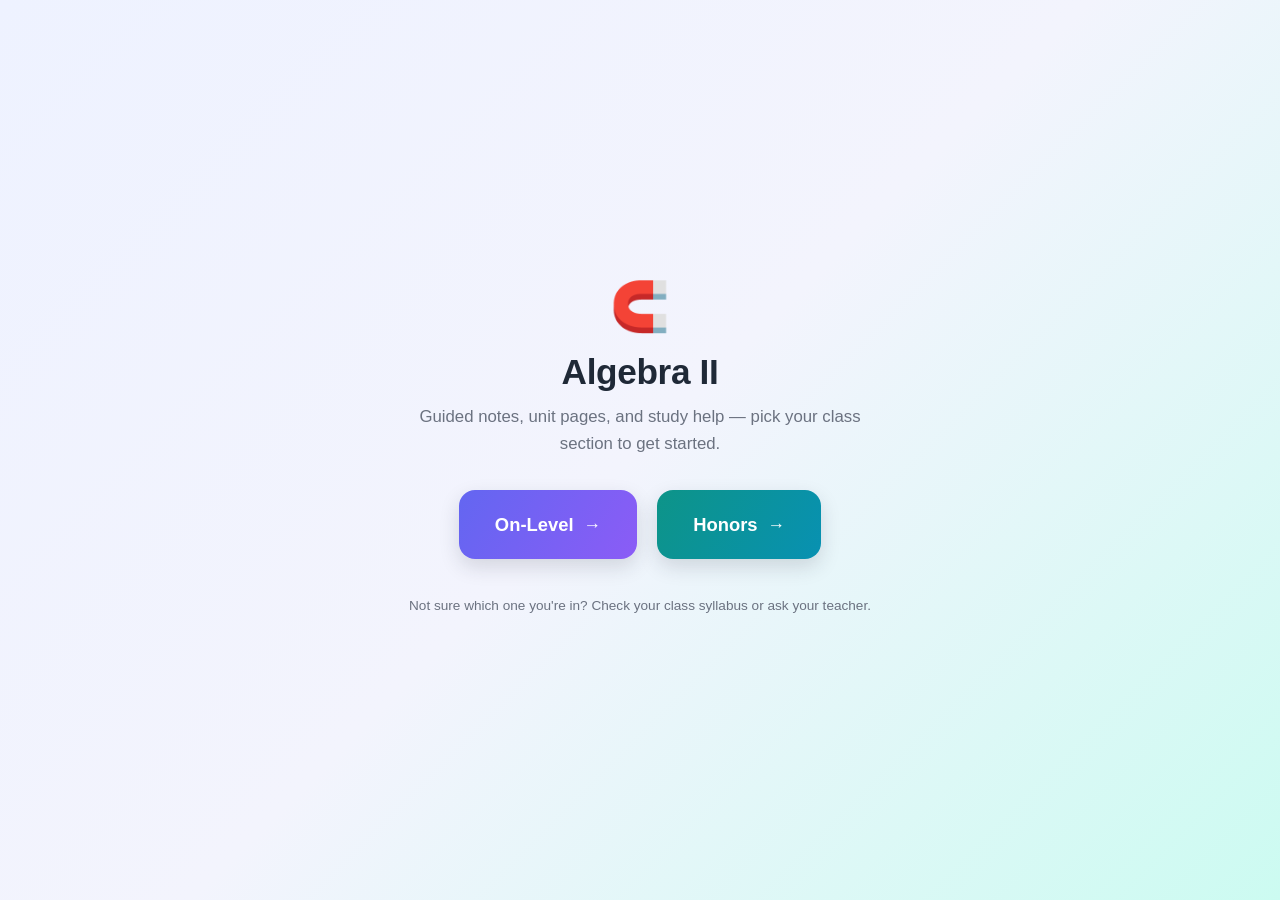
<file: index.html>
﻿<!DOCTYPE html>
<html lang="en">
<head>
<meta charset="UTF-8">
<meta name="viewport" content="width=device-width, initial-scale=1.0">
<title>Algebra II</title>
<link rel="stylesheet" href="assets/style.css">
</head>
<body>

<div class="landing">
  <p class="landing-emoji">&#129522;</p>
  <h1>Algebra II</h1>
  <p class="landing-sub">Guided notes, unit pages, and study help &mdash; pick your class section to get started.</p>
  <div class="landing-picks">
    <a class="landing-pick on-level" href="on-level/index.html">
      <span class="landing-pick-label">On-Level</span>
      <span class="landing-pick-arrow">&rarr;</span>
    </a>
    <a class="landing-pick honors" href="honors/index.html">
      <span class="landing-pick-label">Honors</span>
      <span class="landing-pick-arrow">&rarr;</span>
    </a>
  </div>
  <p class="landing-note">Not sure which one you're in? Check your class syllabus or ask your teacher.</p>
</div>

</body>
</html>
</file>
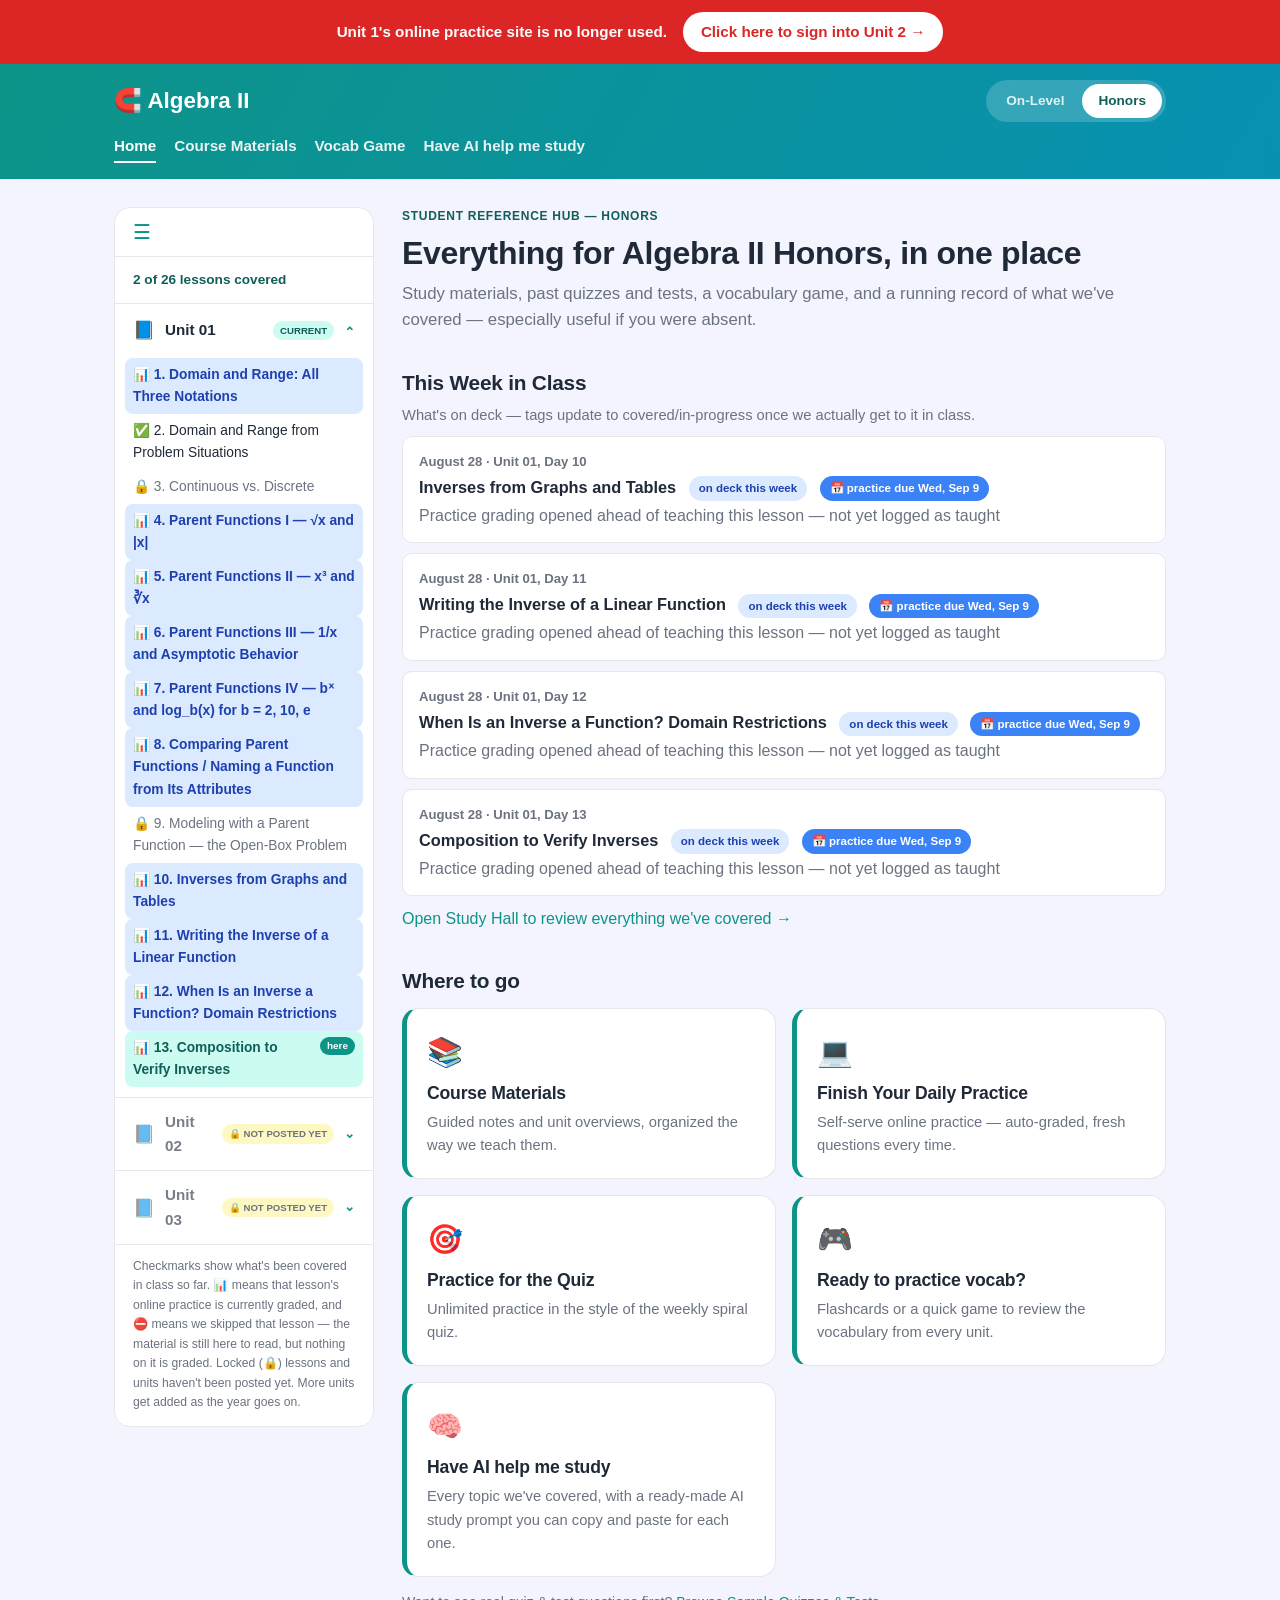
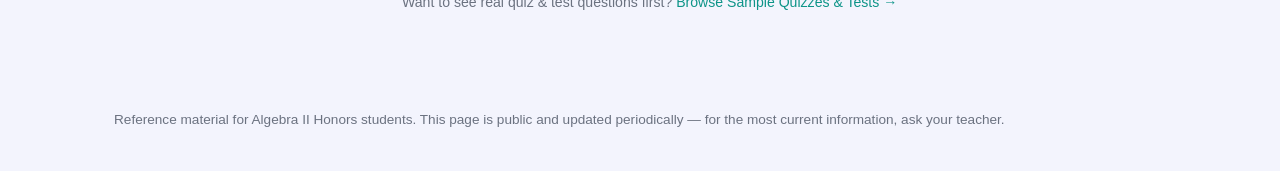
<file: honors/index.html>
﻿<!DOCTYPE html>
<html lang="en">
<head>
<meta charset="UTF-8">
<meta name="viewport" content="width=device-width, initial-scale=1.0">
<title>Algebra II - Honors</title>
<link rel="stylesheet" href="../assets/style.css">
<link rel="stylesheet" href="../assets/theme-honors.css">
<script src="../assets/site.js" defer></script>
</head>
<body>

<div class="site-announce">
  <div class="wrap">
    <span class="site-announce-text">Unit 1's online practice site is no longer used.</span>
    <a class="site-announce-btn" href="https://algebra2-practice-26-27.pages.dev/" target="_blank" rel="noopener">Click here to sign into Unit 2 &rarr;</a>
  </div>
</div>
<header class="site">
  <div class="wrap">
    <div class="header-top">
      <p class="site-title"><a href="index.html"><span class="emoji">&#129522;</span> Algebra II</a></p>
      <div class="track-switch">
        <a href="../on-level/index.html" class="track-pill">On-Level</a>
        <a href="index.html" class="track-pill active">Honors</a>
      </div>
    </div>
    <nav class="site-nav">
      <a href="index.html" class="active">Home</a>
      <a href="units/unit-01.html">Course Materials</a>
      <a href="vocab.html">Vocab Game</a>
      <a href="study-hall.html">Have AI help me study</a>
    </nav>
  </div>
</header>

<div class="page">

  <aside class="sidebar" id="sidebar">
    <button class="sidebar-hamburger" id="sidebarHamburger" aria-label="Toggle course progress panel" title="Toggle course progress panel">
      <span class="bars">&#9776;</span>
    </button>
    <div class="sidebar-body">
    <div class="sidebar-progress">2 of 26 lessons covered
    </div>
    <details class="unit-group" open>
      <summary class="unit-row"><span class="unit-icon">&#128216;</span> <span class="unit-label">Unit 01</span> <span class="current-unit-badge">current</span> <span class="unit-chevron">&#8964;</span></summary>
      <ul class="lesson-checklist">
        <li class="graded"><a href="units/unit-01.html#lesson-01" title="Graded &mdash; due Wed, Aug 26">&#128202; 1. Domain and Range: All Three Notations</a></li>
        <li class="done"><a href="units/unit-01.html#lesson-02">&#9989; 2. Domain and Range from Problem Situations</a></li>
        <li class="skipped locked"><span class="lock-label" title="Not posted yet">&#128274; 3. Continuous vs. Discrete</span></li>
        <li class="graded"><a href="units/unit-01.html#lesson-04" title="Graded &mdash; due Wed, Aug 26">&#128202; 4. Parent Functions I — √x and |x|</a></li>
        <li class="graded"><a href="units/unit-01.html#lesson-05" title="Graded &mdash; due Wed, Sep 2">&#128202; 5. Parent Functions II — x³ and ∛x</a></li>
        <li class="graded"><a href="units/unit-01.html#lesson-06" title="Graded &mdash; due Wed, Sep 2">&#128202; 6. Parent Functions III — 1/x and Asymptotic Behavior</a></li>
        <li class="graded"><a href="units/unit-01.html#lesson-07" title="Graded &mdash; due Wed, Sep 2">&#128202; 7. Parent Functions IV — bˣ and log_b(x) for b = 2, 10, e</a></li>
        <li class="graded"><a href="units/unit-01.html#lesson-08" title="Graded &mdash; due Wed, Sep 2">&#128202; 8. Comparing Parent Functions / Naming a Function from Its Attributes</a></li>
        <li class="skipped locked"><span class="lock-label" title="Not posted yet">&#128274; 9. Modeling with a Parent Function — the Open-Box Problem</span></li>
        <li class="graded"><a href="units/unit-01.html#lesson-10" title="Graded &mdash; due Wed, Sep 9">&#128202; 10. Inverses from Graphs and Tables</a></li>
        <li class="graded"><a href="units/unit-01.html#lesson-11" title="Graded &mdash; due Wed, Sep 9">&#128202; 11. Writing the Inverse of a Linear Function</a></li>
        <li class="graded"><a href="units/unit-01.html#lesson-12" title="Graded &mdash; due Wed, Sep 9">&#128202; 12. When Is an Inverse a Function? Domain Restrictions</a></li>
        <li class="graded current"><a href="units/unit-01.html#lesson-13" title="Graded &mdash; due Wed, Sep 9">&#128202; 13. Composition to Verify Inverses <span class="here-badge">here</span></a></li>
      </ul>
    </details>
    <details class="unit-group locked-unit">
      <summary class="unit-row"><span class="unit-icon">&#128216;</span> <span class="unit-label">Unit 02</span> <span class="locked-badge">&#128274; not posted yet</span> <span class="unit-chevron">&#8964;</span></summary>
      <ul class="lesson-checklist">
        <li class="todo locked"><span class="lock-label" title="Not posted yet">&#128274; 1. Graphing f(x) = |x| and Key Attributes</span></li>
        <li class="todo locked"><span class="lock-label" title="Not posted yet">&#128274; 2. Transformations of f(x) = |x|, Part I — Stretches, Compressions, Reflections</span></li>
        <li class="todo locked"><span class="lock-label" title="Not posted yet">&#128274; 3. Transformations of f(x) = |x|, Part II — Shifts and Combining Multiple Changes</span></li>
        <li class="todo locked"><span class="lock-label" title="Not posted yet">&#128274; 4. Formulating Absolute Value Linear Equations</span></li>
        <li class="todo locked"><span class="lock-label" title="Not posted yet">&#128274; 5. Solving Absolute Value Linear Equations</span></li>
        <li class="todo locked"><span class="lock-label" title="Not posted yet">&#128274; 6. Absolute Value Equations: Extraneous Solutions and Real-World Applications</span></li>
        <li class="todo locked"><span class="lock-label" title="Not posted yet">&#128274; 7. Solving Absolute Value Linear Inequalities</span></li>
        <li class="todo locked"><span class="lock-label" title="Not posted yet">&#128274; 8. Absolute Value Inequalities: Special Cases and Interval Notation</span></li>
      </ul>
    </details>
    <details class="unit-group locked-unit">
      <summary class="unit-row"><span class="unit-icon">&#128216;</span> <span class="unit-label">Unit 03</span> <span class="locked-badge">&#128274; not posted yet</span> <span class="unit-chevron">&#8964;</span></summary>
      <ul class="lesson-checklist">
        <li class="todo locked"><span class="lock-label" title="Not posted yet">&#128274; 1. Formulating Three-Variable Linear Systems</span></li>
        <li class="todo locked"><span class="lock-label" title="Not posted yet">&#128274; 2. Solving 3×3 Systems by Gaussian Elimination</span></li>
        <li class="todo locked"><span class="lock-label" title="Not posted yet">&#128274; 3. Solving 3×3 Systems with Technology: Matrices</span></li>
        <li class="todo locked"><span class="lock-label" title="Not posted yet">&#128274; 4. Solving 3×3 Systems by Substitution; Special Cases</span></li>
        <li class="todo locked"><span class="lock-label" title="Not posted yet">&#128274; 5. Three-Variable Systems: Choosing a Method and Applying It</span></li>
      </ul>
    </details>
      <div class="sidebar-note">Checkmarks show what's been covered in class so far. &#128202; means that lesson's online practice is currently graded, and &#9940; means we skipped that lesson &mdash; the material is still here to read, but nothing on it is graded. Locked (&#128274;) lessons and units haven't been posted yet. More units get added as the year goes on.</div>
    </div>
  </aside>
  <main class="content">
    <p class="eyebrow">Student Reference Hub &mdash; Honors</p>
    <h1 class="page-title">Everything for Algebra II Honors, in one place</h1>
    <p class="lede">Study materials, past quizzes and tests, a vocabulary game, and a running record of what we've covered &mdash; especially useful if you were absent.</p>

    <h2 class="section-title">This Week in Class</h2>
    <p class="lede" style="margin-top:-6px; font-size:0.92rem;">What's on deck &mdash; tags update to covered/in-progress once we actually get to it in class.</p>
    <ul class="activity-list">
      <li>
        <span class="activity-date">August 28 &middot; Unit 01, Day 10</span>
        <span class="activity-topic">Inverses from Graphs and Tables</span>
        <span class="tag preview">on deck this week</span> <span class="tag due">&#128197; practice due Wed, Sep 9</span>
        <div class="activity-note">Practice grading opened ahead of teaching this lesson — not yet logged as taught</div>
      </li>
      <li>
        <span class="activity-date">August 28 &middot; Unit 01, Day 11</span>
        <span class="activity-topic">Writing the Inverse of a Linear Function</span>
        <span class="tag preview">on deck this week</span> <span class="tag due">&#128197; practice due Wed, Sep 9</span>
        <div class="activity-note">Practice grading opened ahead of teaching this lesson — not yet logged as taught</div>
      </li>
      <li>
        <span class="activity-date">August 28 &middot; Unit 01, Day 12</span>
        <span class="activity-topic">When Is an Inverse a Function? Domain Restrictions</span>
        <span class="tag preview">on deck this week</span> <span class="tag due">&#128197; practice due Wed, Sep 9</span>
        <div class="activity-note">Practice grading opened ahead of teaching this lesson — not yet logged as taught</div>
      </li>
      <li>
        <span class="activity-date">August 28 &middot; Unit 01, Day 13</span>
        <span class="activity-topic">Composition to Verify Inverses</span>
        <span class="tag preview">on deck this week</span> <span class="tag due">&#128197; practice due Wed, Sep 9</span>
        <div class="activity-note">Practice grading opened ahead of teaching this lesson — not yet logged as taught</div>
      </li>
    </ul>
    <p style="margin-top: 10px;"><a href="study-hall.html">Open Study Hall to review everything we've covered &rarr;</a></p>

    <h2 class="section-title">Where to go</h2>
    <div class="card-grid">
      <a class="card" href="units/unit-01.html">
        <span class="card-icon">&#128218;</span>
        <h3>Course Materials</h3>
        <p>Guided notes and unit overviews, organized the way we teach them.</p>
      </a>
      <a class="card" href="https://algebra2-practice-v2.pages.dev/?mode=lesson" target="_blank" rel="noopener">
        <span class="card-icon">&#128187;</span>
        <h3>Finish Your Daily Practice</h3>
        <p>Self-serve online practice &mdash; auto-graded, fresh questions every time.</p>
      </a>
      <a class="card" href="https://algebra2-practice-v2.pages.dev/?mode=quiz" target="_blank" rel="noopener">
        <span class="card-icon">&#127919;</span>
        <h3>Practice for the Quiz</h3>
        <p>Unlimited practice in the style of the weekly spiral quiz.</p>
      </a>
      <a class="card" href="vocab.html">
        <span class="card-icon">&#127918;</span>
        <h3>Ready to practice vocab?</h3>
        <p>Flashcards or a quick game to review the vocabulary from every unit.</p>
      </a>
      <a class="card" href="study-hall.html">
        <span class="card-icon">&#129504;</span>
        <h3>Have AI help me study</h3>
        <p>Every topic we've covered, with a ready-made AI study prompt you can copy and paste for each one.</p>
      </a>
    </div>
    <p class="lede" style="margin-top:14px; font-size:0.88rem;">Want to see real quiz &amp; test questions first? <a href="sample-work.html">Browse Sample Quizzes &amp; Tests &rarr;</a></p>
  </main>
</div>

<footer class="site">
  <div class="wrap">
    Reference material for Algebra II Honors students. This page is public and updated periodically &mdash; for the most current information, ask your teacher.
  </div>
</footer>

</body>
</html>
</file>
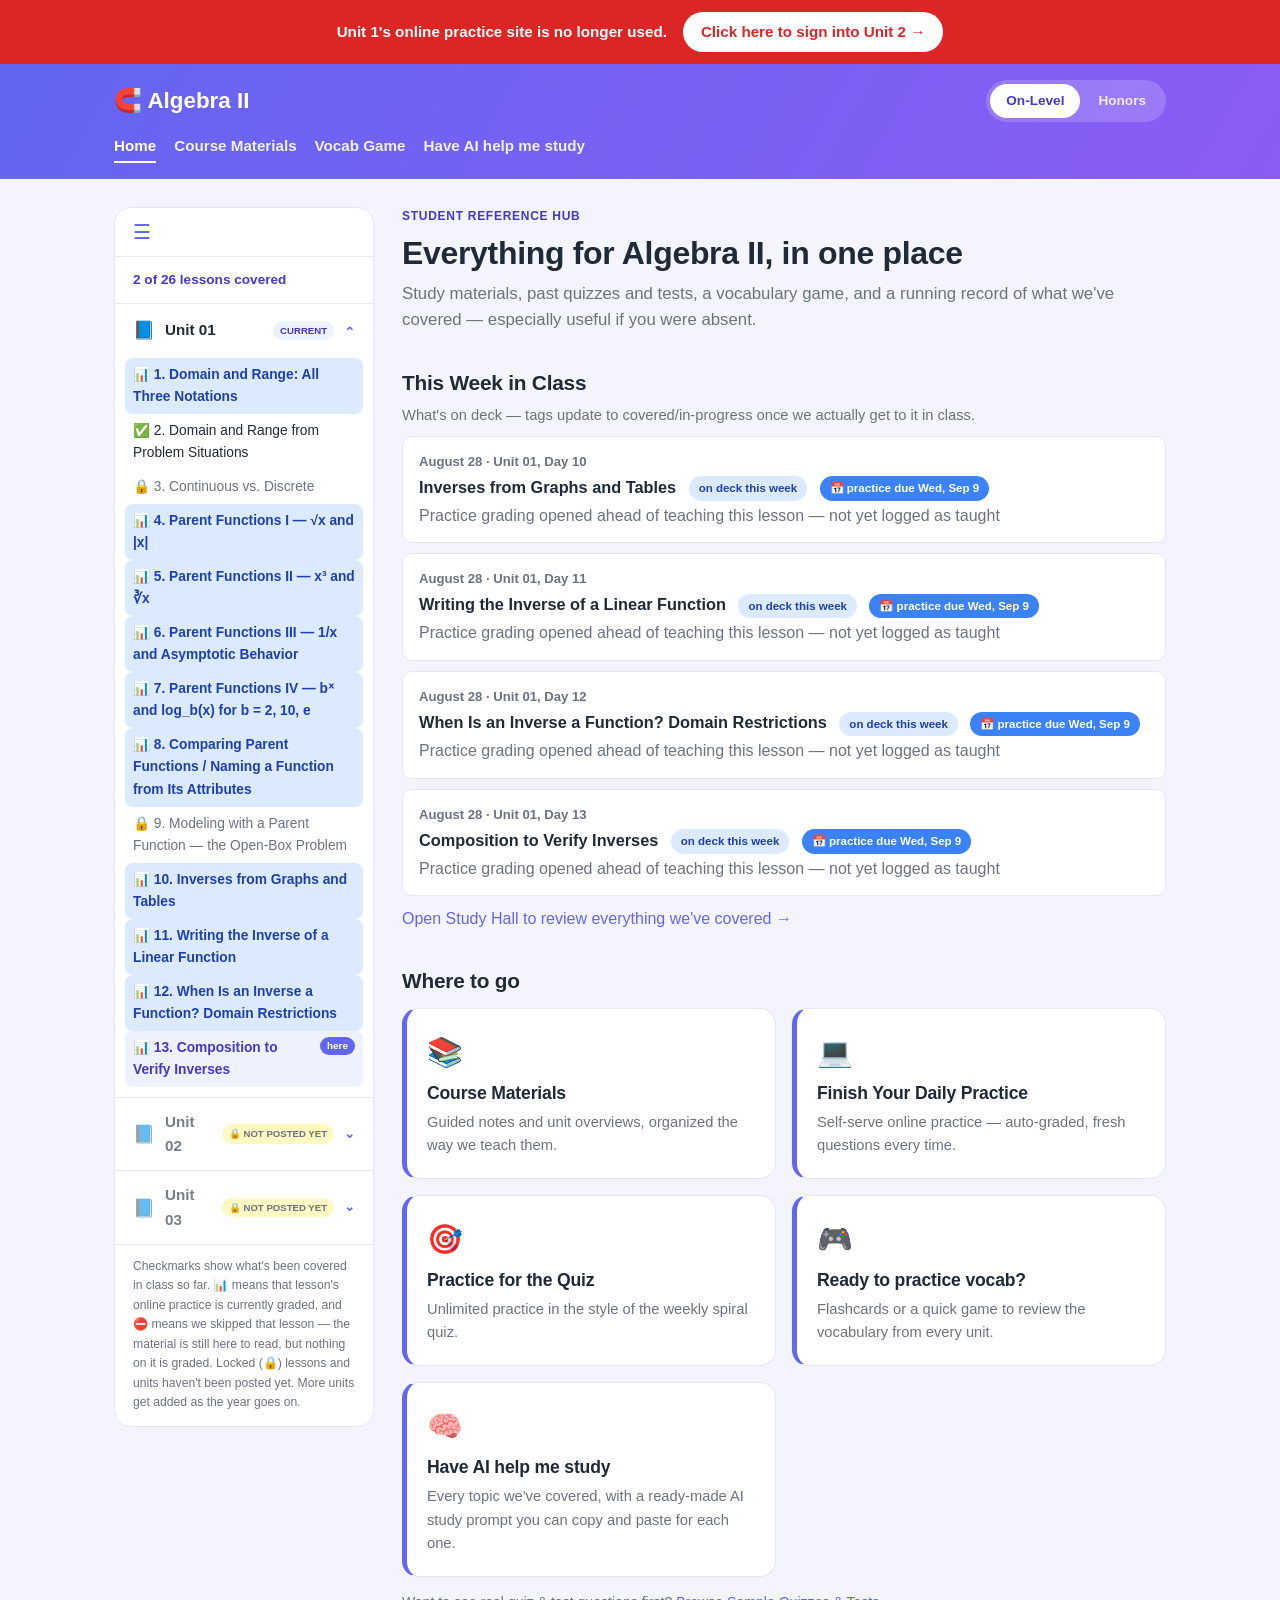
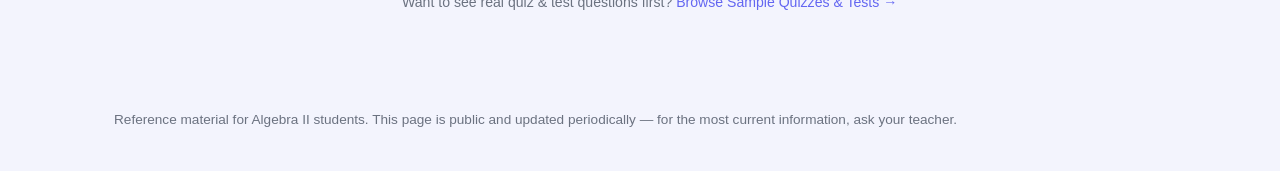
<file: on-level/index.html>
﻿<!DOCTYPE html>
<html lang="en">
<head>
<meta charset="UTF-8">
<meta name="viewport" content="width=device-width, initial-scale=1.0">
<title>Algebra II - On-Level</title>
<link rel="stylesheet" href="../assets/style.css">
<link rel="stylesheet" href="../assets/theme-on-level.css">
<script src="../assets/site.js" defer></script>
</head>
<body>

<div class="site-announce">
  <div class="wrap">
    <span class="site-announce-text">Unit 1's online practice site is no longer used.</span>
    <a class="site-announce-btn" href="https://algebra2-practice-26-27.pages.dev/" target="_blank" rel="noopener">Click here to sign into Unit 2 &rarr;</a>
  </div>
</div>
<header class="site">
  <div class="wrap">
    <div class="header-top">
      <p class="site-title"><a href="index.html"><span class="emoji">&#129522;</span> Algebra II</a></p>
      <div class="track-switch">
        <a href="index.html" class="track-pill active">On-Level</a>
        <a href="../honors/index.html" class="track-pill">Honors</a>
      </div>
    </div>
    <nav class="site-nav">
      <a href="index.html" class="active">Home</a>
      <a href="units/unit-01.html">Course Materials</a>
      <a href="vocab.html">Vocab Game</a>
      <a href="study-hall.html">Have AI help me study</a>
    </nav>
  </div>
</header>

<div class="page">

  <aside class="sidebar" id="sidebar">
    <button class="sidebar-hamburger" id="sidebarHamburger" aria-label="Toggle course progress panel" title="Toggle course progress panel">
      <span class="bars">&#9776;</span>
    </button>
    <div class="sidebar-body">
    <div class="sidebar-progress">2 of 26 lessons covered
    </div>
    <details class="unit-group" open>
      <summary class="unit-row"><span class="unit-icon">&#128216;</span> <span class="unit-label">Unit 01</span> <span class="current-unit-badge">current</span> <span class="unit-chevron">&#8964;</span></summary>
      <ul class="lesson-checklist">
        <li class="graded"><a href="units/unit-01.html#lesson-01" title="Graded &mdash; due Wed, Aug 26">&#128202; 1. Domain and Range: All Three Notations</a></li>
        <li class="done"><a href="units/unit-01.html#lesson-02">&#9989; 2. Domain and Range from Problem Situations</a></li>
        <li class="skipped locked"><span class="lock-label" title="Not posted yet">&#128274; 3. Continuous vs. Discrete</span></li>
        <li class="graded"><a href="units/unit-01.html#lesson-04" title="Graded &mdash; due Wed, Aug 26">&#128202; 4. Parent Functions I — √x and |x|</a></li>
        <li class="graded"><a href="units/unit-01.html#lesson-05" title="Graded &mdash; due Wed, Sep 2">&#128202; 5. Parent Functions II — x³ and ∛x</a></li>
        <li class="graded"><a href="units/unit-01.html#lesson-06" title="Graded &mdash; due Wed, Sep 2">&#128202; 6. Parent Functions III — 1/x and Asymptotic Behavior</a></li>
        <li class="graded"><a href="units/unit-01.html#lesson-07" title="Graded &mdash; due Wed, Sep 2">&#128202; 7. Parent Functions IV — bˣ and log_b(x) for b = 2, 10, e</a></li>
        <li class="graded"><a href="units/unit-01.html#lesson-08" title="Graded &mdash; due Wed, Sep 2">&#128202; 8. Comparing Parent Functions / Naming a Function from Its Attributes</a></li>
        <li class="skipped locked"><span class="lock-label" title="Not posted yet">&#128274; 9. Modeling with a Parent Function — the Open-Box Problem</span></li>
        <li class="graded"><a href="units/unit-01.html#lesson-10" title="Graded &mdash; due Wed, Sep 9">&#128202; 10. Inverses from Graphs and Tables</a></li>
        <li class="graded"><a href="units/unit-01.html#lesson-11" title="Graded &mdash; due Wed, Sep 9">&#128202; 11. Writing the Inverse of a Linear Function</a></li>
        <li class="graded"><a href="units/unit-01.html#lesson-12" title="Graded &mdash; due Wed, Sep 9">&#128202; 12. When Is an Inverse a Function? Domain Restrictions</a></li>
        <li class="graded current"><a href="units/unit-01.html#lesson-13" title="Graded &mdash; due Wed, Sep 9">&#128202; 13. Composition to Verify Inverses <span class="here-badge">here</span></a></li>
      </ul>
    </details>
    <details class="unit-group locked-unit">
      <summary class="unit-row"><span class="unit-icon">&#128216;</span> <span class="unit-label">Unit 02</span> <span class="locked-badge">&#128274; not posted yet</span> <span class="unit-chevron">&#8964;</span></summary>
      <ul class="lesson-checklist">
        <li class="todo locked"><span class="lock-label" title="Not posted yet">&#128274; 1. Graphing f(x) = |x| and Key Attributes</span></li>
        <li class="todo locked"><span class="lock-label" title="Not posted yet">&#128274; 2. Transformations of f(x) = |x|, Part I — Stretches, Compressions, Reflections</span></li>
        <li class="todo locked"><span class="lock-label" title="Not posted yet">&#128274; 3. Transformations of f(x) = |x|, Part II — Shifts and Combining Multiple Changes</span></li>
        <li class="todo locked"><span class="lock-label" title="Not posted yet">&#128274; 4. Formulating Absolute Value Linear Equations</span></li>
        <li class="todo locked"><span class="lock-label" title="Not posted yet">&#128274; 5. Solving Absolute Value Linear Equations</span></li>
        <li class="todo locked"><span class="lock-label" title="Not posted yet">&#128274; 6. Absolute Value Equations: Extraneous Solutions and Real-World Applications</span></li>
        <li class="todo locked"><span class="lock-label" title="Not posted yet">&#128274; 7. Solving Absolute Value Linear Inequalities</span></li>
        <li class="todo locked"><span class="lock-label" title="Not posted yet">&#128274; 8. Absolute Value Inequalities: Special Cases and Interval Notation</span></li>
      </ul>
    </details>
    <details class="unit-group locked-unit">
      <summary class="unit-row"><span class="unit-icon">&#128216;</span> <span class="unit-label">Unit 03</span> <span class="locked-badge">&#128274; not posted yet</span> <span class="unit-chevron">&#8964;</span></summary>
      <ul class="lesson-checklist">
        <li class="todo locked"><span class="lock-label" title="Not posted yet">&#128274; 1. Formulating Three-Variable Linear Systems</span></li>
        <li class="todo locked"><span class="lock-label" title="Not posted yet">&#128274; 2. Solving 3×3 Systems by Gaussian Elimination</span></li>
        <li class="todo locked"><span class="lock-label" title="Not posted yet">&#128274; 3. Solving 3×3 Systems with Technology: Matrices</span></li>
        <li class="todo locked"><span class="lock-label" title="Not posted yet">&#128274; 4. Solving 3×3 Systems by Substitution; Special Cases</span></li>
        <li class="todo locked"><span class="lock-label" title="Not posted yet">&#128274; 5. Three-Variable Systems: Choosing a Method and Applying It</span></li>
      </ul>
    </details>
      <div class="sidebar-note">Checkmarks show what's been covered in class so far. &#128202; means that lesson's online practice is currently graded, and &#9940; means we skipped that lesson &mdash; the material is still here to read, but nothing on it is graded. Locked (&#128274;) lessons and units haven't been posted yet. More units get added as the year goes on.</div>
    </div>
  </aside>
  <main class="content">
    <p class="eyebrow">Student Reference Hub</p>
    <h1 class="page-title">Everything for Algebra II, in one place</h1>
    <p class="lede">Study materials, past quizzes and tests, a vocabulary game, and a running record of what we've covered &mdash; especially useful if you were absent.</p>

    <h2 class="section-title">This Week in Class</h2>
    <p class="lede" style="margin-top:-6px; font-size:0.92rem;">What's on deck &mdash; tags update to covered/in-progress once we actually get to it in class.</p>
    <ul class="activity-list">
      <li>
        <span class="activity-date">August 28 &middot; Unit 01, Day 10</span>
        <span class="activity-topic">Inverses from Graphs and Tables</span>
        <span class="tag preview">on deck this week</span> <span class="tag due">&#128197; practice due Wed, Sep 9</span>
        <div class="activity-note">Practice grading opened ahead of teaching this lesson — not yet logged as taught</div>
      </li>
      <li>
        <span class="activity-date">August 28 &middot; Unit 01, Day 11</span>
        <span class="activity-topic">Writing the Inverse of a Linear Function</span>
        <span class="tag preview">on deck this week</span> <span class="tag due">&#128197; practice due Wed, Sep 9</span>
        <div class="activity-note">Practice grading opened ahead of teaching this lesson — not yet logged as taught</div>
      </li>
      <li>
        <span class="activity-date">August 28 &middot; Unit 01, Day 12</span>
        <span class="activity-topic">When Is an Inverse a Function? Domain Restrictions</span>
        <span class="tag preview">on deck this week</span> <span class="tag due">&#128197; practice due Wed, Sep 9</span>
        <div class="activity-note">Practice grading opened ahead of teaching this lesson — not yet logged as taught</div>
      </li>
      <li>
        <span class="activity-date">August 28 &middot; Unit 01, Day 13</span>
        <span class="activity-topic">Composition to Verify Inverses</span>
        <span class="tag preview">on deck this week</span> <span class="tag due">&#128197; practice due Wed, Sep 9</span>
        <div class="activity-note">Practice grading opened ahead of teaching this lesson — not yet logged as taught</div>
      </li>
    </ul>
    <p style="margin-top: 10px;"><a href="study-hall.html">Open Study Hall to review everything we've covered &rarr;</a></p>

    <h2 class="section-title">Where to go</h2>
    <div class="card-grid">
      <a class="card" href="units/unit-01.html">
        <span class="card-icon">&#128218;</span>
        <h3>Course Materials</h3>
        <p>Guided notes and unit overviews, organized the way we teach them.</p>
      </a>
      <a class="card" href="https://algebra2-practice-v2.pages.dev/?mode=lesson" target="_blank" rel="noopener">
        <span class="card-icon">&#128187;</span>
        <h3>Finish Your Daily Practice</h3>
        <p>Self-serve online practice &mdash; auto-graded, fresh questions every time.</p>
      </a>
      <a class="card" href="https://algebra2-practice-v2.pages.dev/?mode=quiz" target="_blank" rel="noopener">
        <span class="card-icon">&#127919;</span>
        <h3>Practice for the Quiz</h3>
        <p>Unlimited practice in the style of the weekly spiral quiz.</p>
      </a>
      <a class="card" href="vocab.html">
        <span class="card-icon">&#127918;</span>
        <h3>Ready to practice vocab?</h3>
        <p>Flashcards or a quick game to review the vocabulary from every unit.</p>
      </a>
      <a class="card" href="study-hall.html">
        <span class="card-icon">&#129504;</span>
        <h3>Have AI help me study</h3>
        <p>Every topic we've covered, with a ready-made AI study prompt you can copy and paste for each one.</p>
      </a>
    </div>
    <p class="lede" style="margin-top:14px; font-size:0.88rem;">Want to see real quiz &amp; test questions first? <a href="sample-work.html">Browse Sample Quizzes &amp; Tests &rarr;</a></p>
  </main>
</div>

<footer class="site">
  <div class="wrap">
    Reference material for Algebra II students. This page is public and updated periodically &mdash; for the most current information, ask your teacher.
  </div>
</footer>

</body>
</html>
</file>
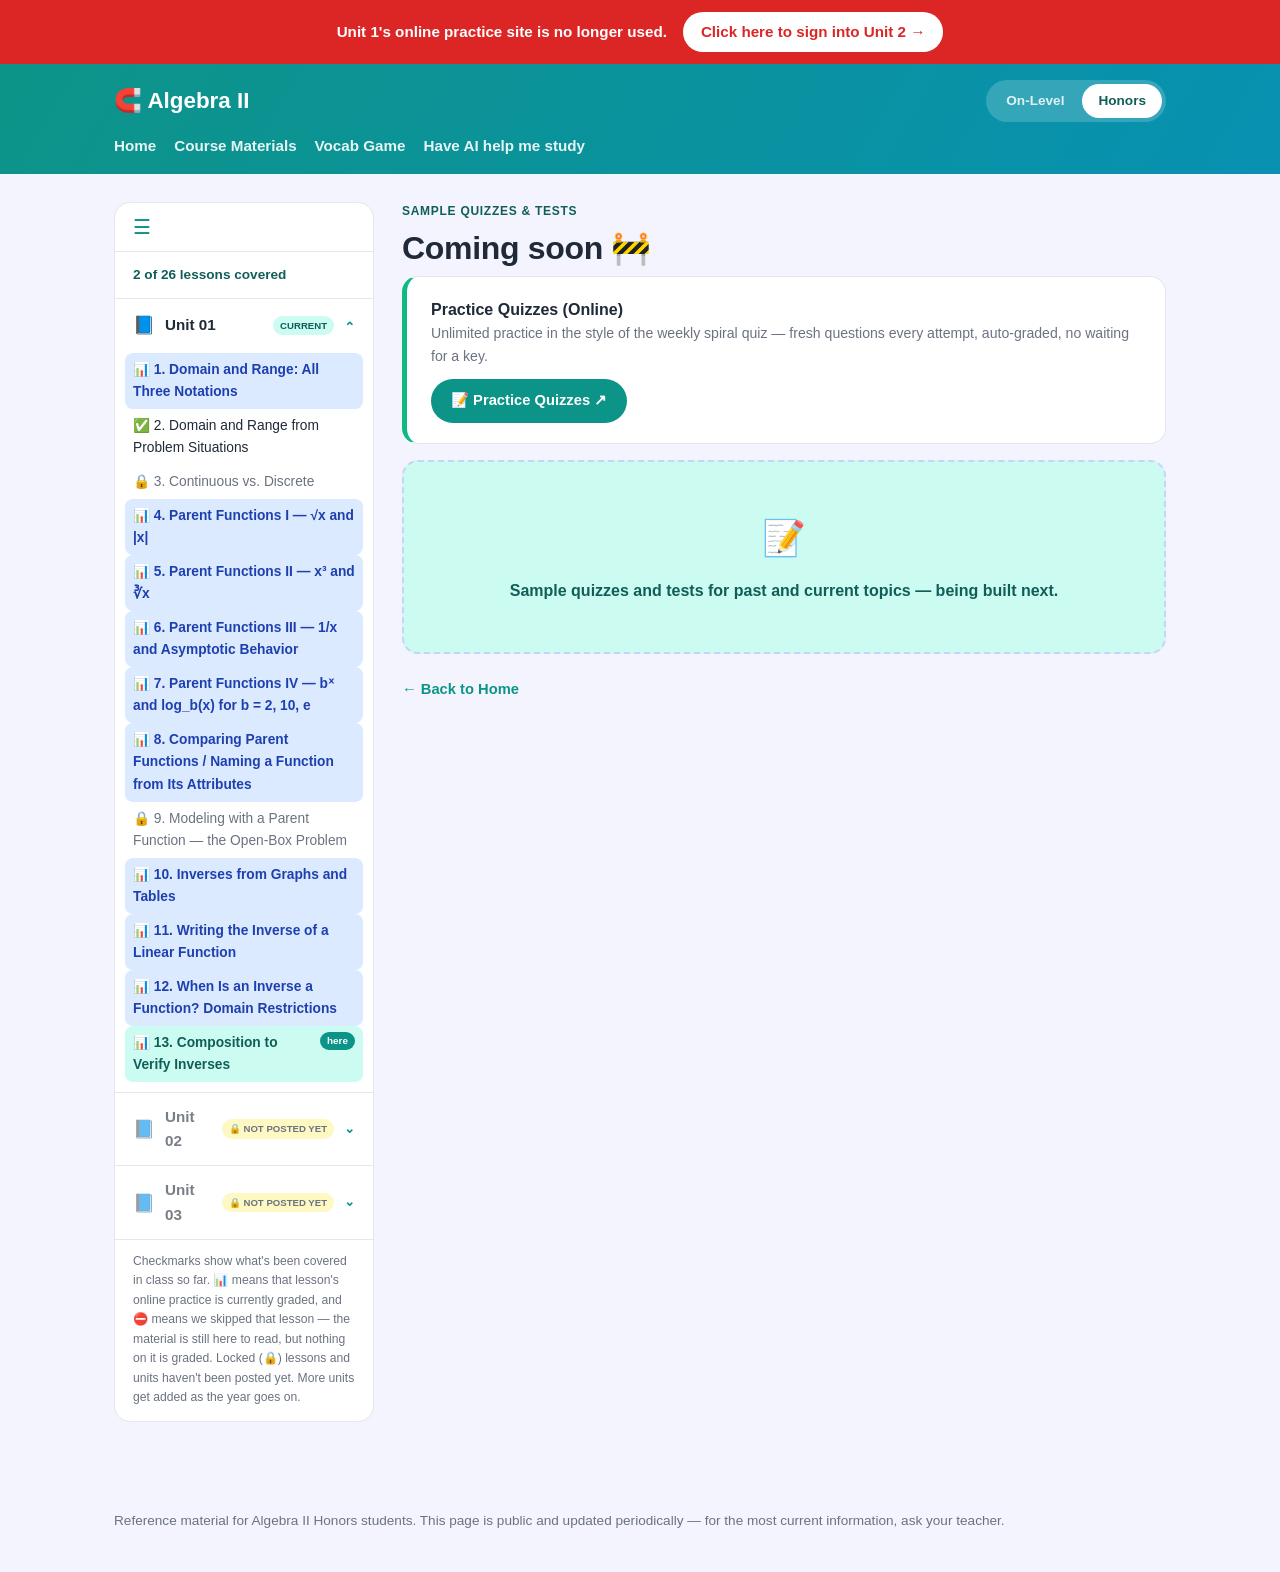
<file: honors/sample-work.html>
﻿<!DOCTYPE html>
<html lang="en">
<head>
<meta charset="UTF-8">
<meta name="viewport" content="width=device-width, initial-scale=1.0">
<title>Sample Quizzes and Tests | Algebra II Honors</title>
<link rel="stylesheet" href="../assets/style.css">
<link rel="stylesheet" href="../assets/theme-honors.css">
<script src="../assets/site.js" defer></script>
</head>
<body>

<div class="site-announce">
  <div class="wrap">
    <span class="site-announce-text">Unit 1's online practice site is no longer used.</span>
    <a class="site-announce-btn" href="https://algebra2-practice-26-27.pages.dev/" target="_blank" rel="noopener">Click here to sign into Unit 2 &rarr;</a>
  </div>
</div>
<header class="site">
  <div class="wrap">
    <div class="header-top">
      <p class="site-title"><a href="index.html"><span class="emoji">&#129522;</span> Algebra II</a></p>
      <div class="track-switch">
        <a href="../on-level/sample-work.html" class="track-pill">On-Level</a>
        <a href="sample-work.html" class="track-pill active">Honors</a>
      </div>
    </div>
    <nav class="site-nav">
      <a href="index.html">Home</a>
      <a href="units/unit-01.html">Course Materials</a>
      <a href="vocab.html">Vocab Game</a>
      <a href="study-hall.html">Have AI help me study</a>
    </nav>
  </div>
</header>

<div class="page">

  <aside class="sidebar" id="sidebar">
    <button class="sidebar-hamburger" id="sidebarHamburger" aria-label="Toggle course progress panel" title="Toggle course progress panel">
      <span class="bars">&#9776;</span>
    </button>
    <div class="sidebar-body">
    <div class="sidebar-progress">2 of 26 lessons covered
    </div>
    <details class="unit-group" open>
      <summary class="unit-row"><span class="unit-icon">&#128216;</span> <span class="unit-label">Unit 01</span> <span class="current-unit-badge">current</span> <span class="unit-chevron">&#8964;</span></summary>
      <ul class="lesson-checklist">
        <li class="graded"><a href="units/unit-01.html#lesson-01" title="Graded &mdash; due Wed, Aug 26">&#128202; 1. Domain and Range: All Three Notations</a></li>
        <li class="done"><a href="units/unit-01.html#lesson-02">&#9989; 2. Domain and Range from Problem Situations</a></li>
        <li class="skipped locked"><span class="lock-label" title="Not posted yet">&#128274; 3. Continuous vs. Discrete</span></li>
        <li class="graded"><a href="units/unit-01.html#lesson-04" title="Graded &mdash; due Wed, Aug 26">&#128202; 4. Parent Functions I — √x and |x|</a></li>
        <li class="graded"><a href="units/unit-01.html#lesson-05" title="Graded &mdash; due Wed, Sep 2">&#128202; 5. Parent Functions II — x³ and ∛x</a></li>
        <li class="graded"><a href="units/unit-01.html#lesson-06" title="Graded &mdash; due Wed, Sep 2">&#128202; 6. Parent Functions III — 1/x and Asymptotic Behavior</a></li>
        <li class="graded"><a href="units/unit-01.html#lesson-07" title="Graded &mdash; due Wed, Sep 2">&#128202; 7. Parent Functions IV — bˣ and log_b(x) for b = 2, 10, e</a></li>
        <li class="graded"><a href="units/unit-01.html#lesson-08" title="Graded &mdash; due Wed, Sep 2">&#128202; 8. Comparing Parent Functions / Naming a Function from Its Attributes</a></li>
        <li class="skipped locked"><span class="lock-label" title="Not posted yet">&#128274; 9. Modeling with a Parent Function — the Open-Box Problem</span></li>
        <li class="graded"><a href="units/unit-01.html#lesson-10" title="Graded &mdash; due Wed, Sep 9">&#128202; 10. Inverses from Graphs and Tables</a></li>
        <li class="graded"><a href="units/unit-01.html#lesson-11" title="Graded &mdash; due Wed, Sep 9">&#128202; 11. Writing the Inverse of a Linear Function</a></li>
        <li class="graded"><a href="units/unit-01.html#lesson-12" title="Graded &mdash; due Wed, Sep 9">&#128202; 12. When Is an Inverse a Function? Domain Restrictions</a></li>
        <li class="graded current"><a href="units/unit-01.html#lesson-13" title="Graded &mdash; due Wed, Sep 9">&#128202; 13. Composition to Verify Inverses <span class="here-badge">here</span></a></li>
      </ul>
    </details>
    <details class="unit-group locked-unit">
      <summary class="unit-row"><span class="unit-icon">&#128216;</span> <span class="unit-label">Unit 02</span> <span class="locked-badge">&#128274; not posted yet</span> <span class="unit-chevron">&#8964;</span></summary>
      <ul class="lesson-checklist">
        <li class="todo locked"><span class="lock-label" title="Not posted yet">&#128274; 1. Graphing f(x) = |x| and Key Attributes</span></li>
        <li class="todo locked"><span class="lock-label" title="Not posted yet">&#128274; 2. Transformations of f(x) = |x|, Part I — Stretches, Compressions, Reflections</span></li>
        <li class="todo locked"><span class="lock-label" title="Not posted yet">&#128274; 3. Transformations of f(x) = |x|, Part II — Shifts and Combining Multiple Changes</span></li>
        <li class="todo locked"><span class="lock-label" title="Not posted yet">&#128274; 4. Formulating Absolute Value Linear Equations</span></li>
        <li class="todo locked"><span class="lock-label" title="Not posted yet">&#128274; 5. Solving Absolute Value Linear Equations</span></li>
        <li class="todo locked"><span class="lock-label" title="Not posted yet">&#128274; 6. Absolute Value Equations: Extraneous Solutions and Real-World Applications</span></li>
        <li class="todo locked"><span class="lock-label" title="Not posted yet">&#128274; 7. Solving Absolute Value Linear Inequalities</span></li>
        <li class="todo locked"><span class="lock-label" title="Not posted yet">&#128274; 8. Absolute Value Inequalities: Special Cases and Interval Notation</span></li>
      </ul>
    </details>
    <details class="unit-group locked-unit">
      <summary class="unit-row"><span class="unit-icon">&#128216;</span> <span class="unit-label">Unit 03</span> <span class="locked-badge">&#128274; not posted yet</span> <span class="unit-chevron">&#8964;</span></summary>
      <ul class="lesson-checklist">
        <li class="todo locked"><span class="lock-label" title="Not posted yet">&#128274; 1. Formulating Three-Variable Linear Systems</span></li>
        <li class="todo locked"><span class="lock-label" title="Not posted yet">&#128274; 2. Solving 3×3 Systems by Gaussian Elimination</span></li>
        <li class="todo locked"><span class="lock-label" title="Not posted yet">&#128274; 3. Solving 3×3 Systems with Technology: Matrices</span></li>
        <li class="todo locked"><span class="lock-label" title="Not posted yet">&#128274; 4. Solving 3×3 Systems by Substitution; Special Cases</span></li>
        <li class="todo locked"><span class="lock-label" title="Not posted yet">&#128274; 5. Three-Variable Systems: Choosing a Method and Applying It</span></li>
      </ul>
    </details>
      <div class="sidebar-note">Checkmarks show what's been covered in class so far. &#128202; means that lesson's online practice is currently graded, and &#9940; means we skipped that lesson &mdash; the material is still here to read, but nothing on it is graded. Locked (&#128274;) lessons and units haven't been posted yet. More units get added as the year goes on.</div>
    </div>
  </aside>
  <main class="content">
    <p class="eyebrow">Sample Quizzes &amp; Tests</p>
    <h1 class="page-title">Coming soon &#128679;</h1>
    <div class="download-box">
      <div>
        <div class="label">Practice Quizzes (Online)</div>
        <div class="sub">Unlimited practice in the style of the weekly spiral quiz &mdash; fresh questions every attempt, auto-graded, no waiting for a key.</div>
      </div>
      <a class="btn" href="https://algebra2-practice-v2.pages.dev/?mode=quiz" target="_blank" rel="noopener">&#128221; Practice Quizzes &#8599;</a>
    </div>

    <div class="coming-soon">
      <span class="card-icon">&#128221;</span>
      Sample quizzes and tests for past and current topics &mdash; being built next.
    </div>
    <p><a class="back-link" href="index.html">&larr; Back to Home</a></p>
  </main>
</div>

<footer class="site">
  <div class="wrap">
    Reference material for Algebra II Honors students. This page is public and updated periodically &mdash; for the most current information, ask your teacher.
  </div>
</footer>

</body>
</html>
</file>
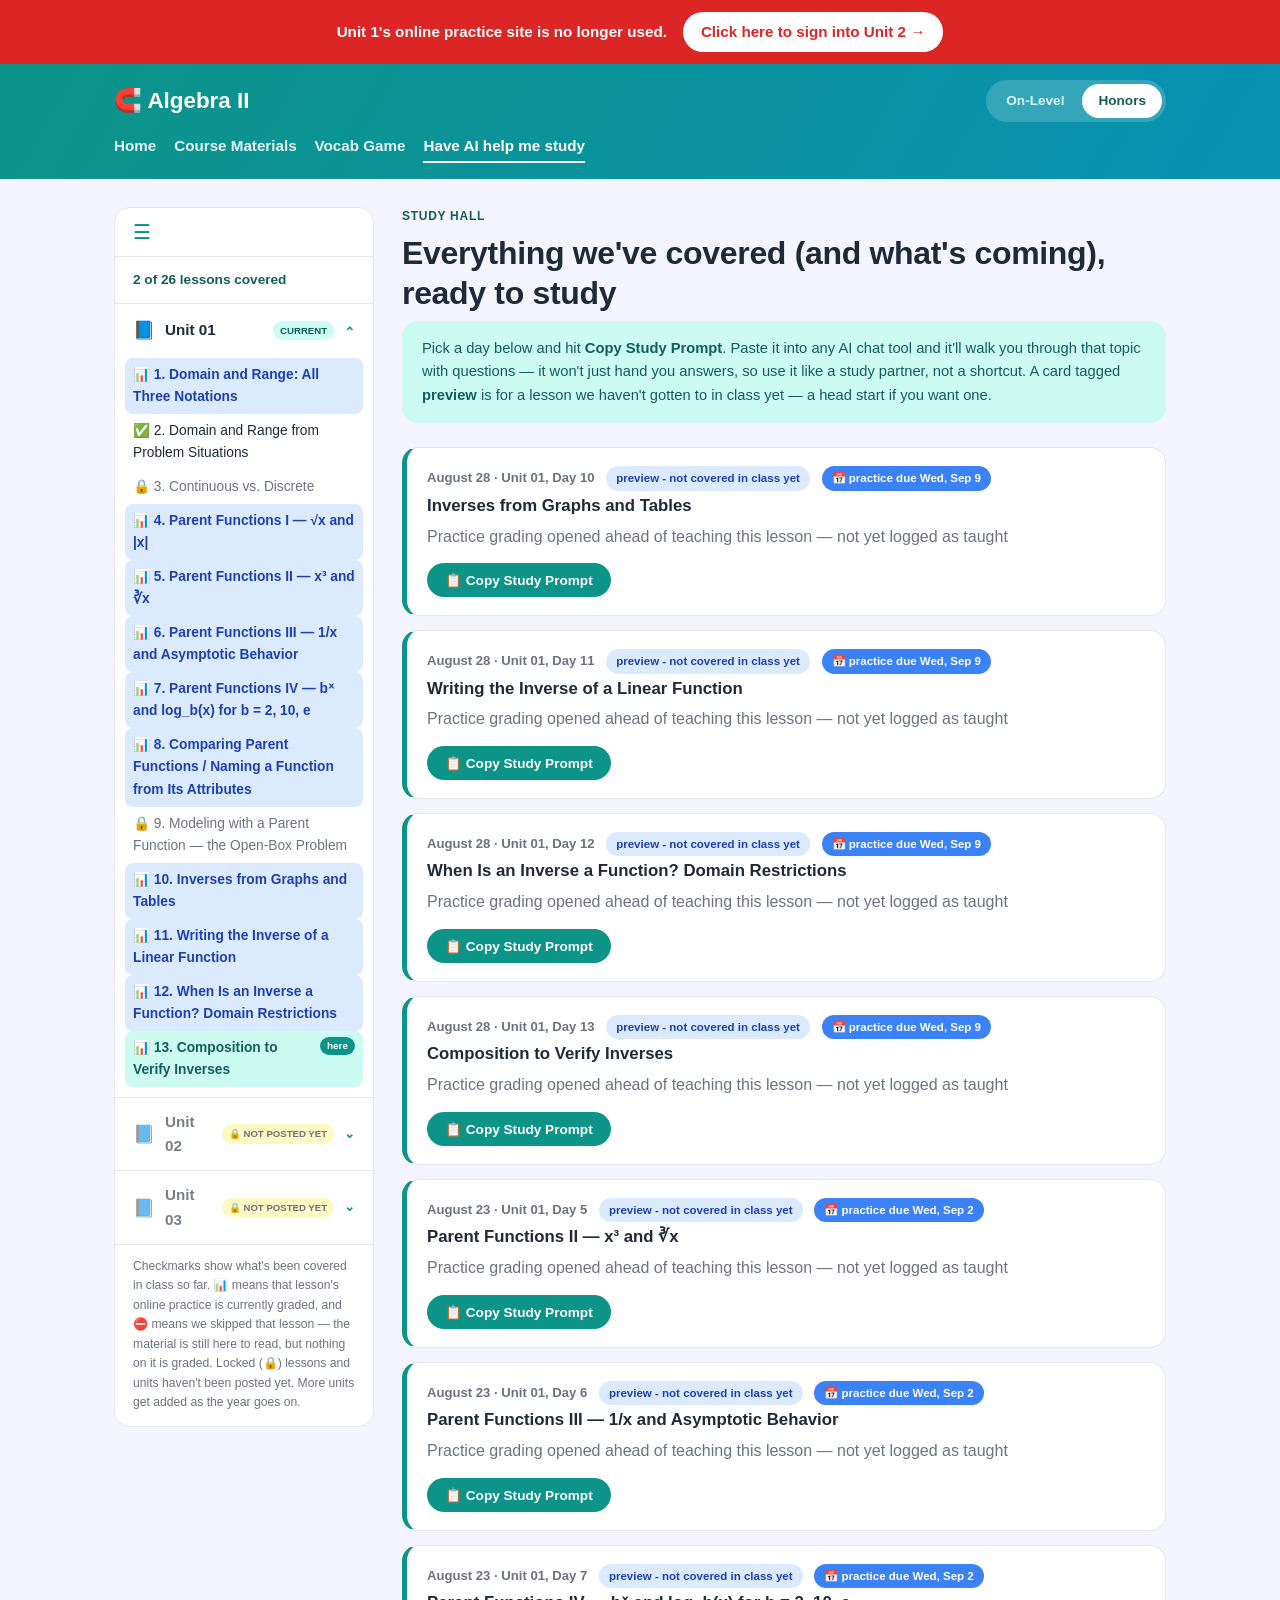
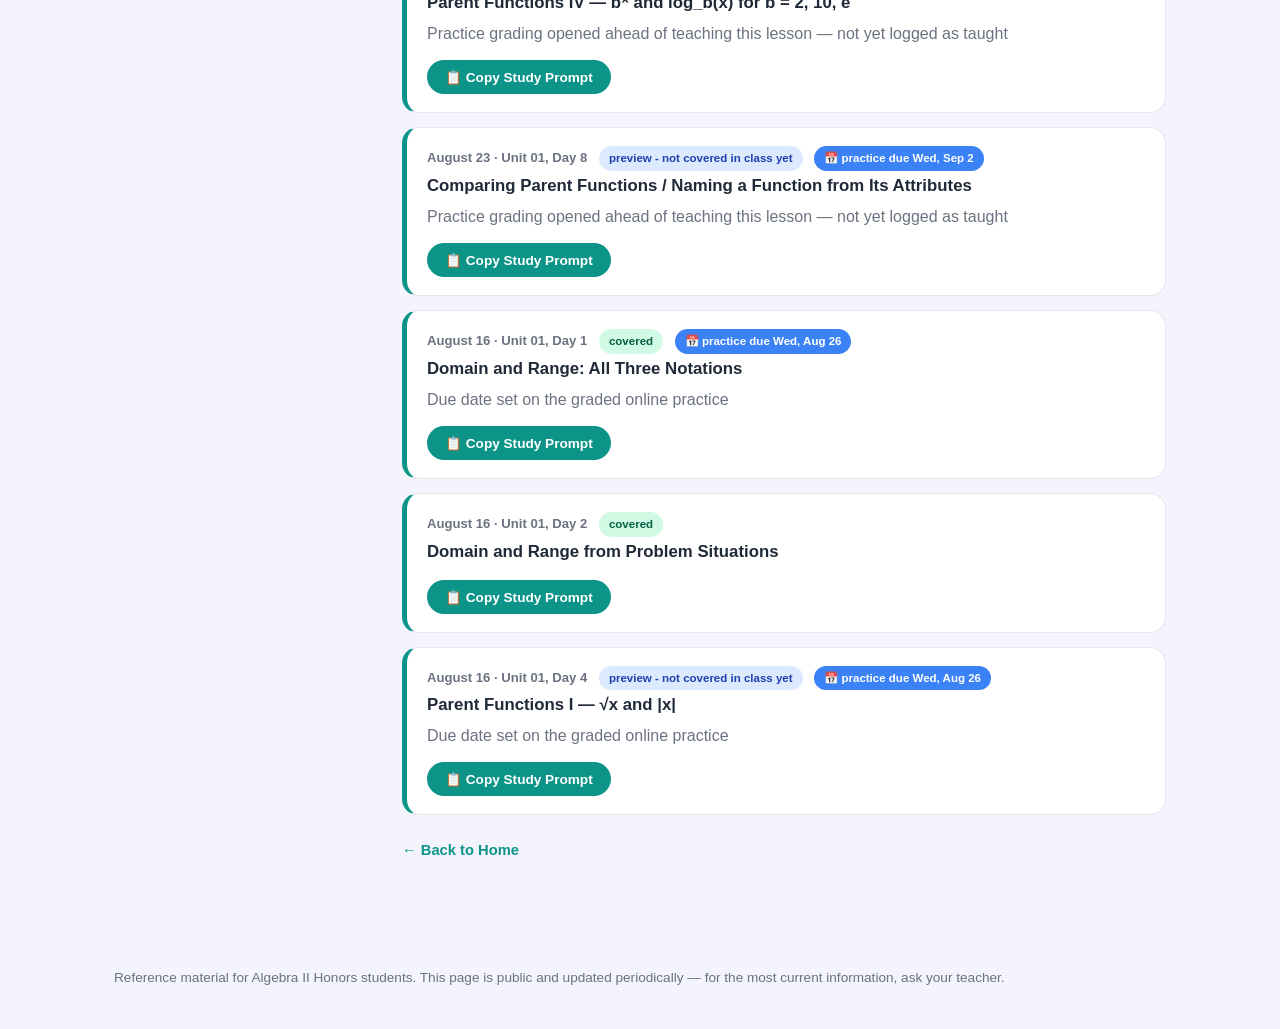
<file: honors/study-hall.html>
﻿<!DOCTYPE html>
<html lang="en">
<head>
<meta charset="UTF-8">
<meta name="viewport" content="width=device-width, initial-scale=1.0">
<title>Study Hall | Algebra II Honors</title>
<link rel="stylesheet" href="../assets/style.css">
<link rel="stylesheet" href="../assets/theme-honors.css">
<script src="../assets/site.js" defer></script>
</head>
<body>

<div class="site-announce">
  <div class="wrap">
    <span class="site-announce-text">Unit 1's online practice site is no longer used.</span>
    <a class="site-announce-btn" href="https://algebra2-practice-26-27.pages.dev/" target="_blank" rel="noopener">Click here to sign into Unit 2 &rarr;</a>
  </div>
</div>
<header class="site">
  <div class="wrap">
    <div class="header-top">
      <p class="site-title"><a href="index.html"><span class="emoji">&#129522;</span> Algebra II</a></p>
      <div class="track-switch">
        <a href="../on-level/study-hall.html" class="track-pill">On-Level</a>
        <a href="study-hall.html" class="track-pill active">Honors</a>
      </div>
    </div>
    <nav class="site-nav">
      <a href="index.html">Home</a>
      <a href="units/unit-01.html">Course Materials</a>
      <a href="vocab.html">Vocab Game</a>
      <a href="study-hall.html" class="active">Have AI help me study</a>
    </nav>
  </div>
</header>

<div class="page">

  <aside class="sidebar" id="sidebar">
    <button class="sidebar-hamburger" id="sidebarHamburger" aria-label="Toggle course progress panel" title="Toggle course progress panel">
      <span class="bars">&#9776;</span>
    </button>
    <div class="sidebar-body">
    <div class="sidebar-progress">2 of 26 lessons covered
    </div>
    <details class="unit-group" open>
      <summary class="unit-row"><span class="unit-icon">&#128216;</span> <span class="unit-label">Unit 01</span> <span class="current-unit-badge">current</span> <span class="unit-chevron">&#8964;</span></summary>
      <ul class="lesson-checklist">
        <li class="graded"><a href="units/unit-01.html#lesson-01" title="Graded &mdash; due Wed, Aug 26">&#128202; 1. Domain and Range: All Three Notations</a></li>
        <li class="done"><a href="units/unit-01.html#lesson-02">&#9989; 2. Domain and Range from Problem Situations</a></li>
        <li class="skipped locked"><span class="lock-label" title="Not posted yet">&#128274; 3. Continuous vs. Discrete</span></li>
        <li class="graded"><a href="units/unit-01.html#lesson-04" title="Graded &mdash; due Wed, Aug 26">&#128202; 4. Parent Functions I — √x and |x|</a></li>
        <li class="graded"><a href="units/unit-01.html#lesson-05" title="Graded &mdash; due Wed, Sep 2">&#128202; 5. Parent Functions II — x³ and ∛x</a></li>
        <li class="graded"><a href="units/unit-01.html#lesson-06" title="Graded &mdash; due Wed, Sep 2">&#128202; 6. Parent Functions III — 1/x and Asymptotic Behavior</a></li>
        <li class="graded"><a href="units/unit-01.html#lesson-07" title="Graded &mdash; due Wed, Sep 2">&#128202; 7. Parent Functions IV — bˣ and log_b(x) for b = 2, 10, e</a></li>
        <li class="graded"><a href="units/unit-01.html#lesson-08" title="Graded &mdash; due Wed, Sep 2">&#128202; 8. Comparing Parent Functions / Naming a Function from Its Attributes</a></li>
        <li class="skipped locked"><span class="lock-label" title="Not posted yet">&#128274; 9. Modeling with a Parent Function — the Open-Box Problem</span></li>
        <li class="graded"><a href="units/unit-01.html#lesson-10" title="Graded &mdash; due Wed, Sep 9">&#128202; 10. Inverses from Graphs and Tables</a></li>
        <li class="graded"><a href="units/unit-01.html#lesson-11" title="Graded &mdash; due Wed, Sep 9">&#128202; 11. Writing the Inverse of a Linear Function</a></li>
        <li class="graded"><a href="units/unit-01.html#lesson-12" title="Graded &mdash; due Wed, Sep 9">&#128202; 12. When Is an Inverse a Function? Domain Restrictions</a></li>
        <li class="graded current"><a href="units/unit-01.html#lesson-13" title="Graded &mdash; due Wed, Sep 9">&#128202; 13. Composition to Verify Inverses <span class="here-badge">here</span></a></li>
      </ul>
    </details>
    <details class="unit-group locked-unit">
      <summary class="unit-row"><span class="unit-icon">&#128216;</span> <span class="unit-label">Unit 02</span> <span class="locked-badge">&#128274; not posted yet</span> <span class="unit-chevron">&#8964;</span></summary>
      <ul class="lesson-checklist">
        <li class="todo locked"><span class="lock-label" title="Not posted yet">&#128274; 1. Graphing f(x) = |x| and Key Attributes</span></li>
        <li class="todo locked"><span class="lock-label" title="Not posted yet">&#128274; 2. Transformations of f(x) = |x|, Part I — Stretches, Compressions, Reflections</span></li>
        <li class="todo locked"><span class="lock-label" title="Not posted yet">&#128274; 3. Transformations of f(x) = |x|, Part II — Shifts and Combining Multiple Changes</span></li>
        <li class="todo locked"><span class="lock-label" title="Not posted yet">&#128274; 4. Formulating Absolute Value Linear Equations</span></li>
        <li class="todo locked"><span class="lock-label" title="Not posted yet">&#128274; 5. Solving Absolute Value Linear Equations</span></li>
        <li class="todo locked"><span class="lock-label" title="Not posted yet">&#128274; 6. Absolute Value Equations: Extraneous Solutions and Real-World Applications</span></li>
        <li class="todo locked"><span class="lock-label" title="Not posted yet">&#128274; 7. Solving Absolute Value Linear Inequalities</span></li>
        <li class="todo locked"><span class="lock-label" title="Not posted yet">&#128274; 8. Absolute Value Inequalities: Special Cases and Interval Notation</span></li>
      </ul>
    </details>
    <details class="unit-group locked-unit">
      <summary class="unit-row"><span class="unit-icon">&#128216;</span> <span class="unit-label">Unit 03</span> <span class="locked-badge">&#128274; not posted yet</span> <span class="unit-chevron">&#8964;</span></summary>
      <ul class="lesson-checklist">
        <li class="todo locked"><span class="lock-label" title="Not posted yet">&#128274; 1. Formulating Three-Variable Linear Systems</span></li>
        <li class="todo locked"><span class="lock-label" title="Not posted yet">&#128274; 2. Solving 3×3 Systems by Gaussian Elimination</span></li>
        <li class="todo locked"><span class="lock-label" title="Not posted yet">&#128274; 3. Solving 3×3 Systems with Technology: Matrices</span></li>
        <li class="todo locked"><span class="lock-label" title="Not posted yet">&#128274; 4. Solving 3×3 Systems by Substitution; Special Cases</span></li>
        <li class="todo locked"><span class="lock-label" title="Not posted yet">&#128274; 5. Three-Variable Systems: Choosing a Method and Applying It</span></li>
      </ul>
    </details>
      <div class="sidebar-note">Checkmarks show what's been covered in class so far. &#128202; means that lesson's online practice is currently graded, and &#9940; means we skipped that lesson &mdash; the material is still here to read, but nothing on it is graded. Locked (&#128274;) lessons and units haven't been posted yet. More units get added as the year goes on.</div>
    </div>
  </aside>
  <main class="content">
    <p class="eyebrow">Study Hall</p>
    <h1 class="page-title">Everything we've covered (and what's coming), ready to study</h1>
    <div class="study-intro">
      Pick a day below and hit <strong>Copy Study Prompt</strong>. Paste it into any AI chat tool and it'll walk you through that topic with questions &mdash; it won't just hand you answers, so use it like a study partner, not a shortcut. A card tagged <strong>preview</strong> is for a lesson we haven't gotten to in class yet &mdash; a head start if you want one.
    </div>

    <div class="study-card">
      <div class="study-meta">August 28 &middot; Unit 01, Day 10 <span class="tag preview">preview - not covered in class yet</span> <span class="tag due">&#128197; practice due Wed, Sep 9</span></div>
      <div class="study-topic">Inverses from Graphs and Tables</div>
      <div class="study-note">Practice grading opened ahead of teaching this lesson — not yet logged as taught</div>
      <button class="copy-prompt-btn" data-prompt="I'm a high school student studying Algebra 2 Honors. I want to review Unit 1, Day 10: Inverses from Graphs and Tables. Act as a patient tutor: ask me one open-ended question at a time, wait for my answer, check my understanding, and only give more explanation if I'm stuck - don't just hand me the answers. Start with an easy warm-up question.">&#128203; Copy Study Prompt</button>
    </div>

    <div class="study-card">
      <div class="study-meta">August 28 &middot; Unit 01, Day 11 <span class="tag preview">preview - not covered in class yet</span> <span class="tag due">&#128197; practice due Wed, Sep 9</span></div>
      <div class="study-topic">Writing the Inverse of a Linear Function</div>
      <div class="study-note">Practice grading opened ahead of teaching this lesson — not yet logged as taught</div>
      <button class="copy-prompt-btn" data-prompt="I'm a high school student studying Algebra 2 Honors. I want to review Unit 1, Day 11: Writing the Inverse of a Linear Function. Act as a patient tutor: ask me one open-ended question at a time, wait for my answer, check my understanding, and only give more explanation if I'm stuck - don't just hand me the answers. Start with an easy warm-up question.">&#128203; Copy Study Prompt</button>
    </div>

    <div class="study-card">
      <div class="study-meta">August 28 &middot; Unit 01, Day 12 <span class="tag preview">preview - not covered in class yet</span> <span class="tag due">&#128197; practice due Wed, Sep 9</span></div>
      <div class="study-topic">When Is an Inverse a Function? Domain Restrictions</div>
      <div class="study-note">Practice grading opened ahead of teaching this lesson — not yet logged as taught</div>
      <button class="copy-prompt-btn" data-prompt="I'm a high school student studying Algebra 2 Honors. I want to review Unit 1, Day 12: When Is an Inverse a Function? Domain Restrictions. Act as a patient tutor: ask me one open-ended question at a time, wait for my answer, check my understanding, and only give more explanation if I'm stuck - don't just hand me the answers. Start with an easy warm-up question.">&#128203; Copy Study Prompt</button>
    </div>

    <div class="study-card">
      <div class="study-meta">August 28 &middot; Unit 01, Day 13 <span class="tag preview">preview - not covered in class yet</span> <span class="tag due">&#128197; practice due Wed, Sep 9</span></div>
      <div class="study-topic">Composition to Verify Inverses</div>
      <div class="study-note">Practice grading opened ahead of teaching this lesson — not yet logged as taught</div>
      <button class="copy-prompt-btn" data-prompt="I'm a high school student studying Algebra 2 Honors. I want to review Unit 1, Day 13: Composition to Verify Inverses. Act as a patient tutor: ask me one open-ended question at a time, wait for my answer, check my understanding, and only give more explanation if I'm stuck - don't just hand me the answers. Start with an easy warm-up question.">&#128203; Copy Study Prompt</button>
    </div>

    <div class="study-card">
      <div class="study-meta">August 23 &middot; Unit 01, Day 5 <span class="tag preview">preview - not covered in class yet</span> <span class="tag due">&#128197; practice due Wed, Sep 2</span></div>
      <div class="study-topic">Parent Functions II — x³ and ∛x</div>
      <div class="study-note">Practice grading opened ahead of teaching this lesson — not yet logged as taught</div>
      <button class="copy-prompt-btn" data-prompt="I'm a high school student studying Algebra 2 Honors. I want to review Unit 1, Day 5: Parent Functions II — x³ and ∛x. Act as a patient tutor: ask me one open-ended question at a time, wait for my answer, check my understanding, and only give more explanation if I'm stuck - don't just hand me the answers. Start with an easy warm-up question.">&#128203; Copy Study Prompt</button>
    </div>

    <div class="study-card">
      <div class="study-meta">August 23 &middot; Unit 01, Day 6 <span class="tag preview">preview - not covered in class yet</span> <span class="tag due">&#128197; practice due Wed, Sep 2</span></div>
      <div class="study-topic">Parent Functions III — 1/x and Asymptotic Behavior</div>
      <div class="study-note">Practice grading opened ahead of teaching this lesson — not yet logged as taught</div>
      <button class="copy-prompt-btn" data-prompt="I'm a high school student studying Algebra 2 Honors. I want to review Unit 1, Day 6: Parent Functions III — 1/x and Asymptotic Behavior. Act as a patient tutor: ask me one open-ended question at a time, wait for my answer, check my understanding, and only give more explanation if I'm stuck - don't just hand me the answers. Start with an easy warm-up question.">&#128203; Copy Study Prompt</button>
    </div>

    <div class="study-card">
      <div class="study-meta">August 23 &middot; Unit 01, Day 7 <span class="tag preview">preview - not covered in class yet</span> <span class="tag due">&#128197; practice due Wed, Sep 2</span></div>
      <div class="study-topic">Parent Functions IV — bˣ and log_b(x) for b = 2, 10, e</div>
      <div class="study-note">Practice grading opened ahead of teaching this lesson — not yet logged as taught</div>
      <button class="copy-prompt-btn" data-prompt="I'm a high school student studying Algebra 2 Honors. I want to review Unit 1, Day 7: Parent Functions IV — bˣ and log_b(x) for b = 2, 10, e. Act as a patient tutor: ask me one open-ended question at a time, wait for my answer, check my understanding, and only give more explanation if I'm stuck - don't just hand me the answers. Start with an easy warm-up question.">&#128203; Copy Study Prompt</button>
    </div>

    <div class="study-card">
      <div class="study-meta">August 23 &middot; Unit 01, Day 8 <span class="tag preview">preview - not covered in class yet</span> <span class="tag due">&#128197; practice due Wed, Sep 2</span></div>
      <div class="study-topic">Comparing Parent Functions / Naming a Function from Its Attributes</div>
      <div class="study-note">Practice grading opened ahead of teaching this lesson — not yet logged as taught</div>
      <button class="copy-prompt-btn" data-prompt="I'm a high school student studying Algebra 2 Honors. I want to review Unit 1, Day 8: Comparing Parent Functions / Naming a Function from Its Attributes. Act as a patient tutor: ask me one open-ended question at a time, wait for my answer, check my understanding, and only give more explanation if I'm stuck - don't just hand me the answers. Start with an easy warm-up question.">&#128203; Copy Study Prompt</button>
    </div>

    <div class="study-card">
      <div class="study-meta">August 16 &middot; Unit 01, Day 1 <span class="tag">covered</span> <span class="tag due">&#128197; practice due Wed, Aug 26</span></div>
      <div class="study-topic">Domain and Range: All Three Notations</div>
      <div class="study-note">Due date set on the graded online practice</div>
      <button class="copy-prompt-btn" data-prompt="I'm a high school student studying Algebra 2 Honors. I want to review Unit 1, Day 1: Domain and Range: All Three Notations. Act as a patient tutor: ask me one open-ended question at a time, wait for my answer, check my understanding, and only give more explanation if I'm stuck - don't just hand me the answers. Start with an easy warm-up question.">&#128203; Copy Study Prompt</button>
    </div>

    <div class="study-card">
      <div class="study-meta">August 16 &middot; Unit 01, Day 2 <span class="tag">covered</span></div>
      <div class="study-topic">Domain and Range from Problem Situations</div>
      <div class="study-note"></div>
      <button class="copy-prompt-btn" data-prompt="I'm a high school student studying Algebra 2 Honors. I want to review Unit 1, Day 2: Domain and Range from Problem Situations. Act as a patient tutor: ask me one open-ended question at a time, wait for my answer, check my understanding, and only give more explanation if I'm stuck - don't just hand me the answers. Start with an easy warm-up question.">&#128203; Copy Study Prompt</button>
    </div>

    <div class="study-card">
      <div class="study-meta">August 16 &middot; Unit 01, Day 4 <span class="tag preview">preview - not covered in class yet</span> <span class="tag due">&#128197; practice due Wed, Aug 26</span></div>
      <div class="study-topic">Parent Functions I — √x and |x|</div>
      <div class="study-note">Due date set on the graded online practice</div>
      <button class="copy-prompt-btn" data-prompt="I'm a high school student studying Algebra 2 Honors. I want to review Unit 1, Day 4: Parent Functions I — √x and |x|. Act as a patient tutor: ask me one open-ended question at a time, wait for my answer, check my understanding, and only give more explanation if I'm stuck - don't just hand me the answers. Start with an easy warm-up question.">&#128203; Copy Study Prompt</button>
    </div>

    <p><a class="back-link" href="index.html">&larr; Back to Home</a></p>
  </main>
</div>

<footer class="site">
  <div class="wrap">
    Reference material for Algebra II Honors students. This page is public and updated periodically &mdash; for the most current information, ask your teacher.
  </div>
</footer>

</body>
</html>
</file>
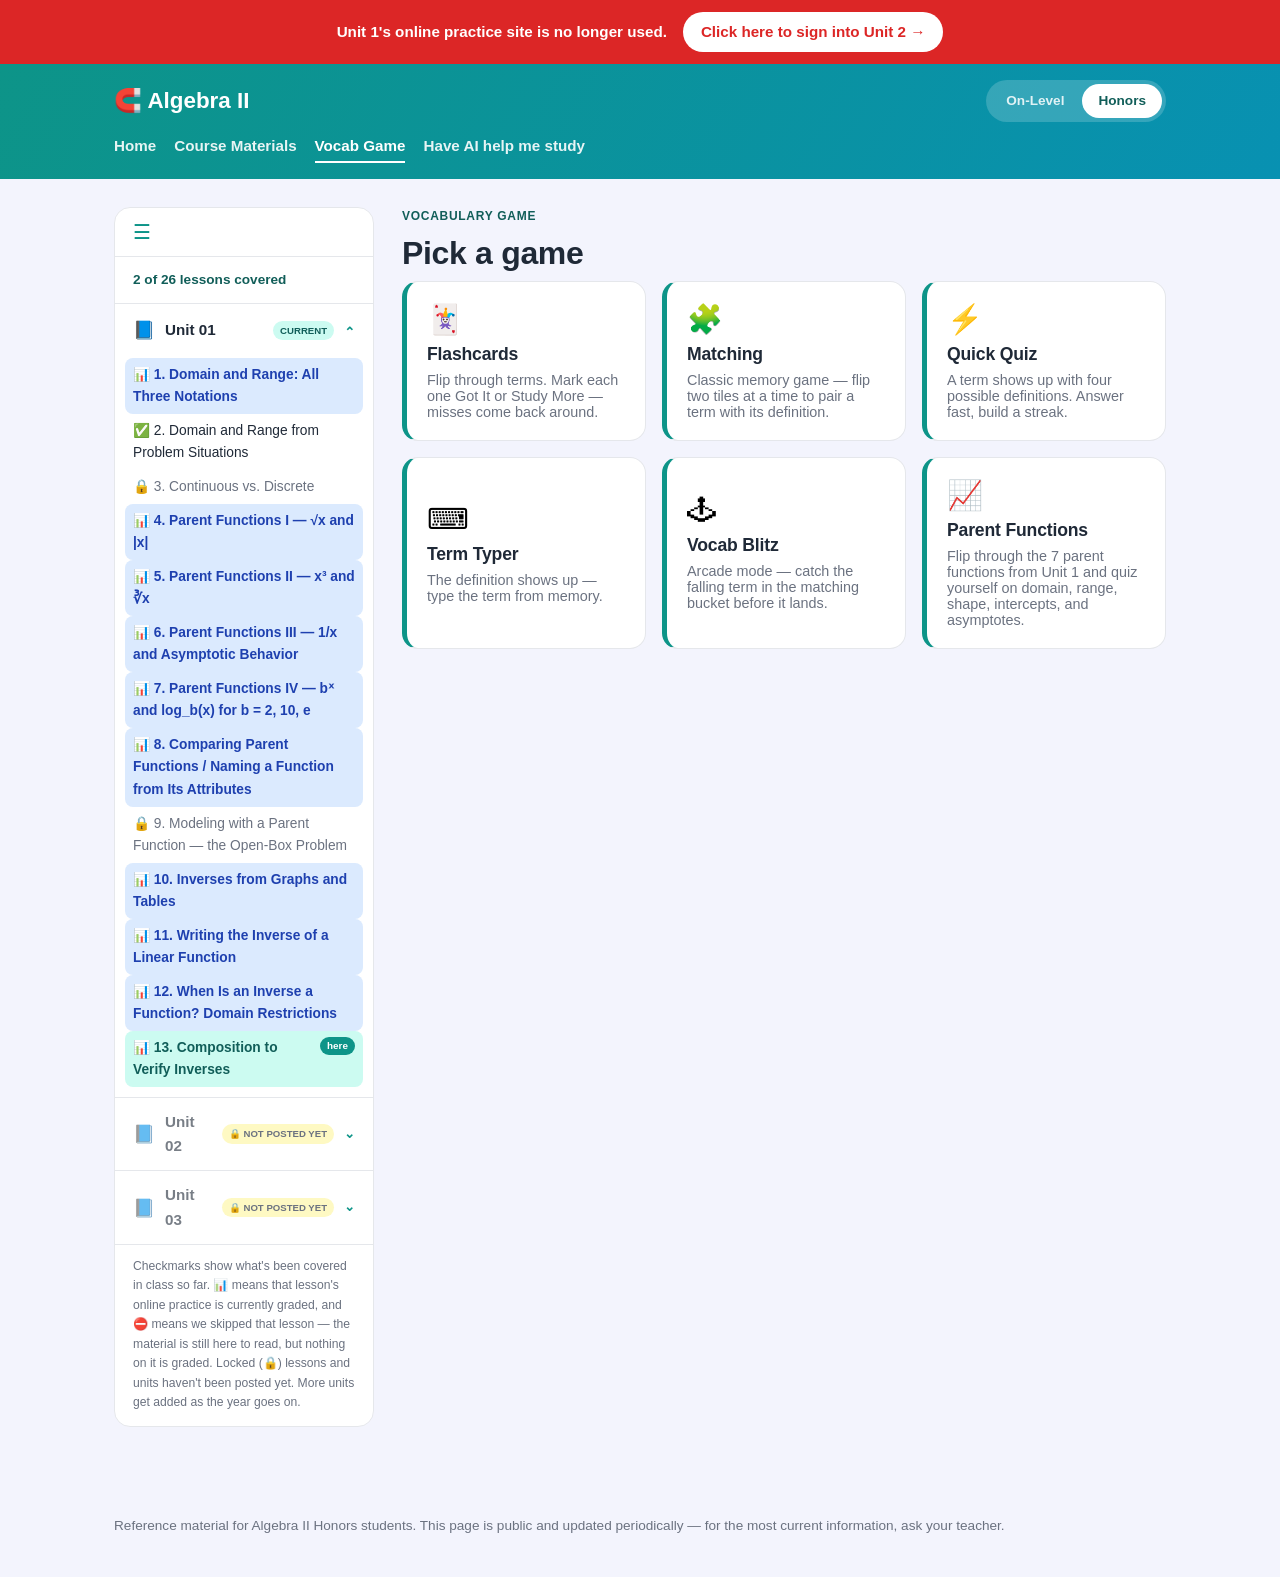
<file: honors/vocab.html>
﻿<!DOCTYPE html>
<html lang="en">
<head>
<meta charset="UTF-8">
<meta name="viewport" content="width=device-width, initial-scale=1.0">
<title>Vocabulary Game | Algebra II Honors</title>
<link rel="stylesheet" href="../assets/style.css">
<link rel="stylesheet" href="../assets/theme-honors.css">
<script src="../assets/site.js" defer></script>
</head>
<body>

<div class="site-announce">
  <div class="wrap">
    <span class="site-announce-text">Unit 1's online practice site is no longer used.</span>
    <a class="site-announce-btn" href="https://algebra2-practice-26-27.pages.dev/" target="_blank" rel="noopener">Click here to sign into Unit 2 &rarr;</a>
  </div>
</div>
<header class="site">
  <div class="wrap">
    <div class="header-top">
      <p class="site-title"><a href="index.html"><span class="emoji">&#129522;</span> Algebra II</a></p>
      <div class="track-switch">
        <a href="../on-level/vocab.html" class="track-pill">On-Level</a>
        <a href="vocab.html" class="track-pill active">Honors</a>
      </div>
    </div>
    <nav class="site-nav">
      <a href="index.html">Home</a>
      <a href="units/unit-01.html">Course Materials</a>
      <a href="vocab.html" class="active">Vocab Game</a>
      <a href="study-hall.html">Have AI help me study</a>
    </nav>
  </div>
</header>

<div class="page">

  <aside class="sidebar" id="sidebar">
    <button class="sidebar-hamburger" id="sidebarHamburger" aria-label="Toggle course progress panel" title="Toggle course progress panel">
      <span class="bars">&#9776;</span>
    </button>
    <div class="sidebar-body">
    <div class="sidebar-progress">2 of 26 lessons covered
    </div>
    <details class="unit-group" open>
      <summary class="unit-row"><span class="unit-icon">&#128216;</span> <span class="unit-label">Unit 01</span> <span class="current-unit-badge">current</span> <span class="unit-chevron">&#8964;</span></summary>
      <ul class="lesson-checklist">
        <li class="graded"><a href="units/unit-01.html#lesson-01" title="Graded &mdash; due Wed, Aug 26">&#128202; 1. Domain and Range: All Three Notations</a></li>
        <li class="done"><a href="units/unit-01.html#lesson-02">&#9989; 2. Domain and Range from Problem Situations</a></li>
        <li class="skipped locked"><span class="lock-label" title="Not posted yet">&#128274; 3. Continuous vs. Discrete</span></li>
        <li class="graded"><a href="units/unit-01.html#lesson-04" title="Graded &mdash; due Wed, Aug 26">&#128202; 4. Parent Functions I — √x and |x|</a></li>
        <li class="graded"><a href="units/unit-01.html#lesson-05" title="Graded &mdash; due Wed, Sep 2">&#128202; 5. Parent Functions II — x³ and ∛x</a></li>
        <li class="graded"><a href="units/unit-01.html#lesson-06" title="Graded &mdash; due Wed, Sep 2">&#128202; 6. Parent Functions III — 1/x and Asymptotic Behavior</a></li>
        <li class="graded"><a href="units/unit-01.html#lesson-07" title="Graded &mdash; due Wed, Sep 2">&#128202; 7. Parent Functions IV — bˣ and log_b(x) for b = 2, 10, e</a></li>
        <li class="graded"><a href="units/unit-01.html#lesson-08" title="Graded &mdash; due Wed, Sep 2">&#128202; 8. Comparing Parent Functions / Naming a Function from Its Attributes</a></li>
        <li class="skipped locked"><span class="lock-label" title="Not posted yet">&#128274; 9. Modeling with a Parent Function — the Open-Box Problem</span></li>
        <li class="graded"><a href="units/unit-01.html#lesson-10" title="Graded &mdash; due Wed, Sep 9">&#128202; 10. Inverses from Graphs and Tables</a></li>
        <li class="graded"><a href="units/unit-01.html#lesson-11" title="Graded &mdash; due Wed, Sep 9">&#128202; 11. Writing the Inverse of a Linear Function</a></li>
        <li class="graded"><a href="units/unit-01.html#lesson-12" title="Graded &mdash; due Wed, Sep 9">&#128202; 12. When Is an Inverse a Function? Domain Restrictions</a></li>
        <li class="graded current"><a href="units/unit-01.html#lesson-13" title="Graded &mdash; due Wed, Sep 9">&#128202; 13. Composition to Verify Inverses <span class="here-badge">here</span></a></li>
      </ul>
    </details>
    <details class="unit-group locked-unit">
      <summary class="unit-row"><span class="unit-icon">&#128216;</span> <span class="unit-label">Unit 02</span> <span class="locked-badge">&#128274; not posted yet</span> <span class="unit-chevron">&#8964;</span></summary>
      <ul class="lesson-checklist">
        <li class="todo locked"><span class="lock-label" title="Not posted yet">&#128274; 1. Graphing f(x) = |x| and Key Attributes</span></li>
        <li class="todo locked"><span class="lock-label" title="Not posted yet">&#128274; 2. Transformations of f(x) = |x|, Part I — Stretches, Compressions, Reflections</span></li>
        <li class="todo locked"><span class="lock-label" title="Not posted yet">&#128274; 3. Transformations of f(x) = |x|, Part II — Shifts and Combining Multiple Changes</span></li>
        <li class="todo locked"><span class="lock-label" title="Not posted yet">&#128274; 4. Formulating Absolute Value Linear Equations</span></li>
        <li class="todo locked"><span class="lock-label" title="Not posted yet">&#128274; 5. Solving Absolute Value Linear Equations</span></li>
        <li class="todo locked"><span class="lock-label" title="Not posted yet">&#128274; 6. Absolute Value Equations: Extraneous Solutions and Real-World Applications</span></li>
        <li class="todo locked"><span class="lock-label" title="Not posted yet">&#128274; 7. Solving Absolute Value Linear Inequalities</span></li>
        <li class="todo locked"><span class="lock-label" title="Not posted yet">&#128274; 8. Absolute Value Inequalities: Special Cases and Interval Notation</span></li>
      </ul>
    </details>
    <details class="unit-group locked-unit">
      <summary class="unit-row"><span class="unit-icon">&#128216;</span> <span class="unit-label">Unit 03</span> <span class="locked-badge">&#128274; not posted yet</span> <span class="unit-chevron">&#8964;</span></summary>
      <ul class="lesson-checklist">
        <li class="todo locked"><span class="lock-label" title="Not posted yet">&#128274; 1. Formulating Three-Variable Linear Systems</span></li>
        <li class="todo locked"><span class="lock-label" title="Not posted yet">&#128274; 2. Solving 3×3 Systems by Gaussian Elimination</span></li>
        <li class="todo locked"><span class="lock-label" title="Not posted yet">&#128274; 3. Solving 3×3 Systems with Technology: Matrices</span></li>
        <li class="todo locked"><span class="lock-label" title="Not posted yet">&#128274; 4. Solving 3×3 Systems by Substitution; Special Cases</span></li>
        <li class="todo locked"><span class="lock-label" title="Not posted yet">&#128274; 5. Three-Variable Systems: Choosing a Method and Applying It</span></li>
      </ul>
    </details>
      <div class="sidebar-note">Checkmarks show what's been covered in class so far. &#128202; means that lesson's online practice is currently graded, and &#9940; means we skipped that lesson &mdash; the material is still here to read, but nothing on it is graded. Locked (&#128274;) lessons and units haven't been posted yet. More units get added as the year goes on.</div>
    </div>
  </aside>
  <main class="content">
    <p class="eyebrow">Vocabulary Game</p>
    <h1 class="page-title">Pick a game</h1>

    <div class="vocab-screen" id="vocab-screen-games">
      <div class="game-grid">
        <button type="button" class="game-card" data-game="flashcards">
          <span class="game-card-icon">&#127183;</span>
          <h3>Flashcards</h3>
          <p>Flip through terms. Mark each one Got It or Study More &mdash; misses come back around.</p>
        </button>
        <button type="button" class="game-card" data-game="matching">
          <span class="game-card-icon">&#129513;</span>
          <h3>Matching</h3>
          <p>Classic memory game &mdash; flip two tiles at a time to pair a term with its definition.</p>
        </button>
        <button type="button" class="game-card" data-game="quiz">
          <span class="game-card-icon">&#9889;</span>
          <h3>Quick Quiz</h3>
          <p>A term shows up with four possible definitions. Answer fast, build a streak.</p>
        </button>
        <button type="button" class="game-card" data-game="typer">
          <span class="game-card-icon">&#9000;</span>
          <h3>Term Typer</h3>
          <p>The definition shows up &mdash; type the term from memory.</p>
        </button>
        <button type="button" class="game-card" data-game="blitz">
          <span class="game-card-icon">&#128377;</span>
          <h3>Vocab Blitz</h3>
          <p>Arcade mode &mdash; catch the falling term in the matching bucket before it lands.</p>
        </button>
        <button type="button" class="game-card" data-game="parentfunctions">
          <span class="game-card-icon">&#128200;</span>
          <h3>Parent Functions</h3>
          <p>Flip through the 7 parent functions from Unit 1 and quiz yourself on domain, range, shape, intercepts, and asymptotes.</p>
        </button>
      </div>
    </div>

    <div class="vocab-screen" id="vocab-screen-units" hidden>
      <button type="button" class="back-link vocab-back" data-back="games">&larr; Change Game</button>
      <h2 class="section-title" style="margin-top:8px;">Which units?</h2>
      <p class="lede">Pick one or more &mdash; terms from every unit you check get shuffled together.</p>
      <label class="unit-check-row unit-check-all"><input type="checkbox" id="vocabSelectAll"> <span>Select All</span></label>
      <div class="unit-check-list">
          <label class="unit-check-row"><input type="checkbox" class="unit-check" value="1"> <span>Unit 01 &mdash; Introduction to Functions in Algebra II</span> <span class="unit-check-count">32 terms</span></label>
          <label class="unit-check-row"><input type="checkbox" class="unit-check" value="2"> <span>Unit 02 &mdash; Absolute Value Functions, Equations, and Inequalities</span> <span class="unit-check-count">24 terms</span></label>
          <label class="unit-check-row"><input type="checkbox" class="unit-check" value="3"> <span>Unit 03 &mdash; Systems of Linear Equations and Inequalities</span> <span class="unit-check-count">25 terms</span></label>
          <label class="unit-check-row"><input type="checkbox" class="unit-check" value="4"> <span>Unit 04 &mdash; Expressions, Factoring, and Equations with Rational Exponents</span> <span class="unit-check-count">15 terms</span></label>
          <label class="unit-check-row"><input type="checkbox" class="unit-check" value="5"> <span>Unit 05 &mdash; Quadratic Relations, Equations, and Inequalities</span> <span class="unit-check-count">39 terms</span></label>
          <label class="unit-check-row"><input type="checkbox" class="unit-check" value="6"> <span>Unit 06 &mdash; Square Root Functions and Equations</span> <span class="unit-check-count">34 terms</span></label>
          <label class="unit-check-row"><input type="checkbox" class="unit-check" value="7"> <span>Unit 07 &mdash; Cubic and Cube Root Functions and Equations</span> <span class="unit-check-count">31 terms</span></label>
          <label class="unit-check-row"><input type="checkbox" class="unit-check" value="8"> <span>Unit 08 &mdash; Rational Functions and Equations</span> <span class="unit-check-count">35 terms</span></label>
          <label class="unit-check-row"><input type="checkbox" class="unit-check" value="9"> <span>Unit 09 &mdash; Exponential Functions and Equations</span> <span class="unit-check-count">31 terms</span></label>
          <label class="unit-check-row"><input type="checkbox" class="unit-check" value="10"> <span>Unit 10 &mdash; Exponential and Logarithmic Functions and Equations</span> <span class="unit-check-count">36 terms</span></label>
          <label class="unit-check-row"><input type="checkbox" class="unit-check" value="11"> <span>Unit 11 &mdash; Linear, Quadratic, and Exponential Data Models</span> <span class="unit-check-count">12 terms</span></label>
          <label class="unit-check-row"><input type="checkbox" class="unit-check" value="12"> <span>Unit 12 &mdash; Making Connections (spiral review)</span> <span class="unit-check-count">49 terms</span></label>
          <label class="unit-check-row"><input type="checkbox" class="unit-check" value="13"> <span>Unit 13 &mdash; Exploring a Business Venture (performance task)</span> <span class="unit-check-count">17 terms</span></label>
      </div>
      <button type="button" class="btn" id="vocabStartBtn">Start Game &rarr;</button>
      <p class="vocab-empty-note" id="vocabNoneWarning" hidden>Pick at least one unit first.</p>
    </div>

    <div class="vocab-screen" id="vocab-screen-play" hidden>
      <div id="vocabPlayNav" class="vocab-play-nav"></div>
      <div id="vocabPlayArea"></div>
    </div>

    <script src="vocab-data.js"></script>
    <script src="../assets/vocab-game.js" defer></script>
  </main>
</div>

<footer class="site">
  <div class="wrap">
    Reference material for Algebra II Honors students. This page is public and updated periodically &mdash; for the most current information, ask your teacher.
  </div>
</footer>

</body>
</html>
</file>
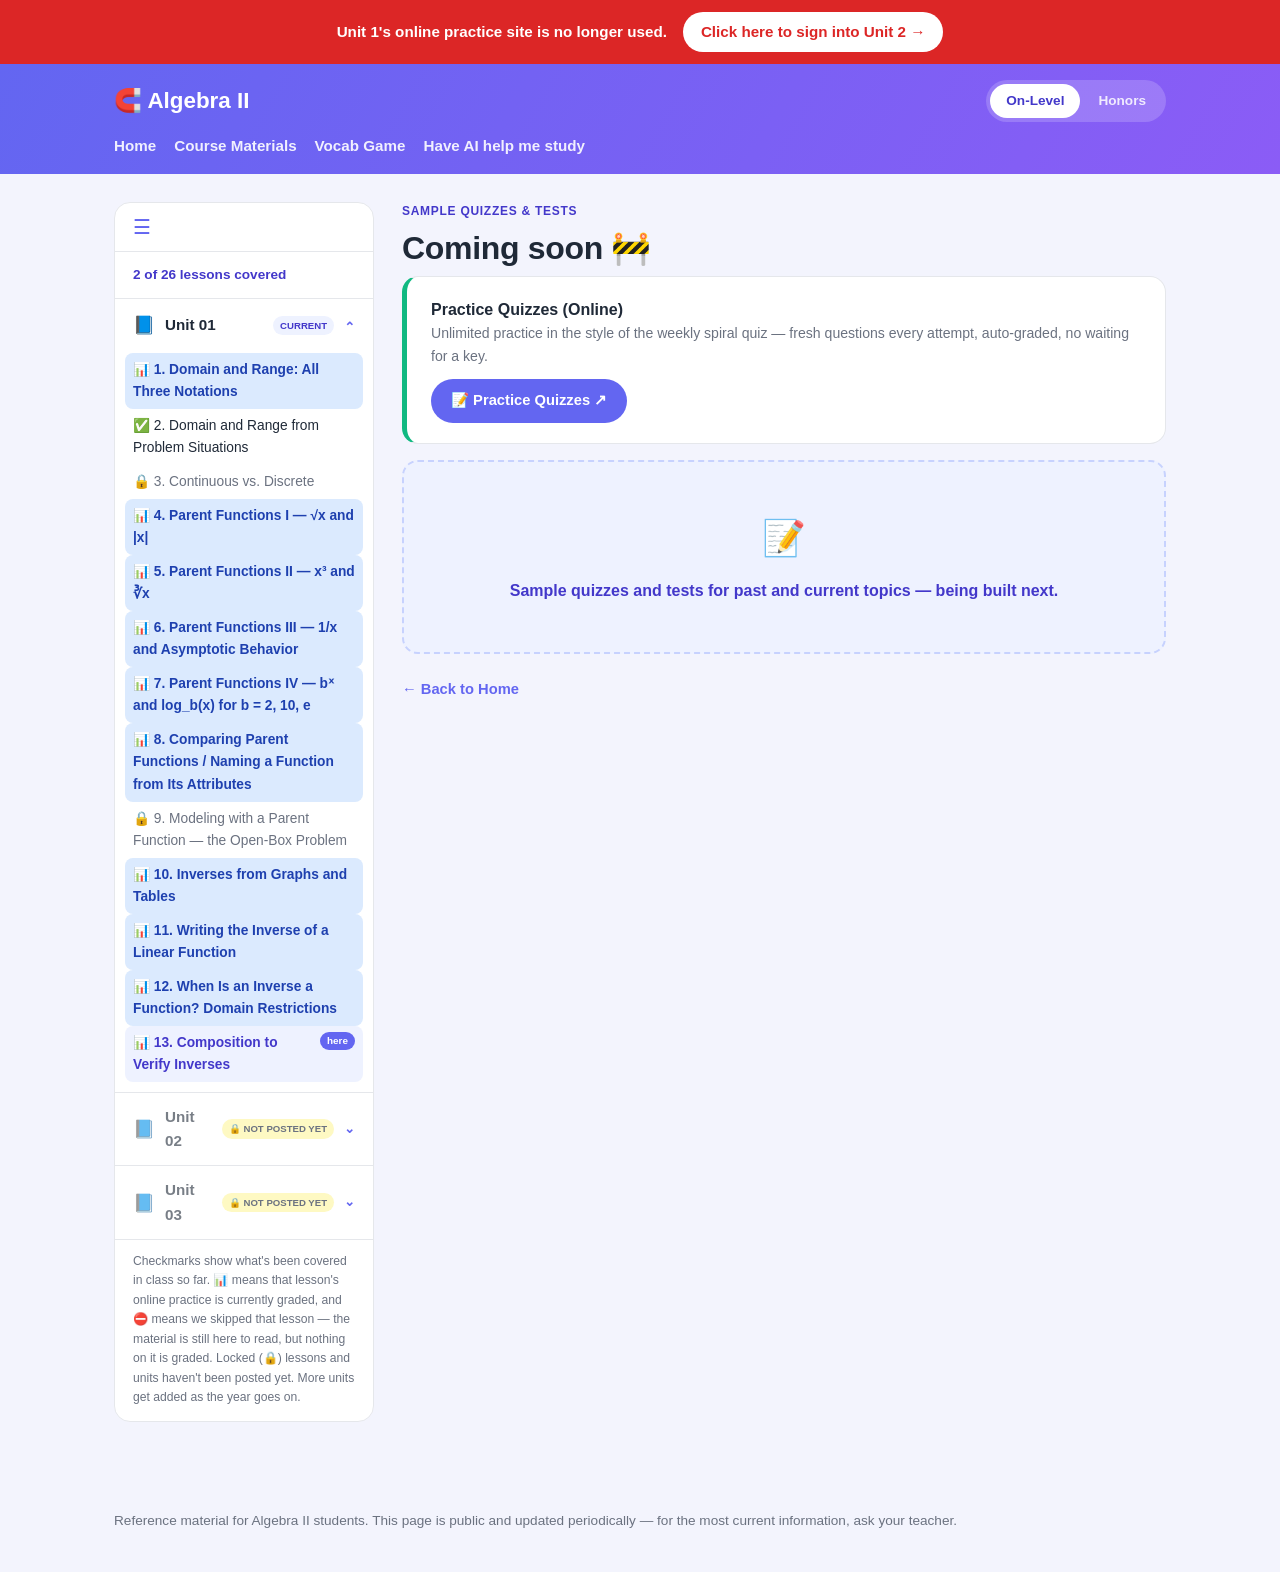
<file: on-level/sample-work.html>
﻿<!DOCTYPE html>
<html lang="en">
<head>
<meta charset="UTF-8">
<meta name="viewport" content="width=device-width, initial-scale=1.0">
<title>Sample Quizzes and Tests | Algebra II On-Level</title>
<link rel="stylesheet" href="../assets/style.css">
<link rel="stylesheet" href="../assets/theme-on-level.css">
<script src="../assets/site.js" defer></script>
</head>
<body>

<div class="site-announce">
  <div class="wrap">
    <span class="site-announce-text">Unit 1's online practice site is no longer used.</span>
    <a class="site-announce-btn" href="https://algebra2-practice-26-27.pages.dev/" target="_blank" rel="noopener">Click here to sign into Unit 2 &rarr;</a>
  </div>
</div>
<header class="site">
  <div class="wrap">
    <div class="header-top">
      <p class="site-title"><a href="index.html"><span class="emoji">&#129522;</span> Algebra II</a></p>
      <div class="track-switch">
        <a href="sample-work.html" class="track-pill active">On-Level</a>
        <a href="../honors/sample-work.html" class="track-pill">Honors</a>
      </div>
    </div>
    <nav class="site-nav">
      <a href="index.html">Home</a>
      <a href="units/unit-01.html">Course Materials</a>
      <a href="vocab.html">Vocab Game</a>
      <a href="study-hall.html">Have AI help me study</a>
    </nav>
  </div>
</header>

<div class="page">

  <aside class="sidebar" id="sidebar">
    <button class="sidebar-hamburger" id="sidebarHamburger" aria-label="Toggle course progress panel" title="Toggle course progress panel">
      <span class="bars">&#9776;</span>
    </button>
    <div class="sidebar-body">
    <div class="sidebar-progress">2 of 26 lessons covered
    </div>
    <details class="unit-group" open>
      <summary class="unit-row"><span class="unit-icon">&#128216;</span> <span class="unit-label">Unit 01</span> <span class="current-unit-badge">current</span> <span class="unit-chevron">&#8964;</span></summary>
      <ul class="lesson-checklist">
        <li class="graded"><a href="units/unit-01.html#lesson-01" title="Graded &mdash; due Wed, Aug 26">&#128202; 1. Domain and Range: All Three Notations</a></li>
        <li class="done"><a href="units/unit-01.html#lesson-02">&#9989; 2. Domain and Range from Problem Situations</a></li>
        <li class="skipped locked"><span class="lock-label" title="Not posted yet">&#128274; 3. Continuous vs. Discrete</span></li>
        <li class="graded"><a href="units/unit-01.html#lesson-04" title="Graded &mdash; due Wed, Aug 26">&#128202; 4. Parent Functions I — √x and |x|</a></li>
        <li class="graded"><a href="units/unit-01.html#lesson-05" title="Graded &mdash; due Wed, Sep 2">&#128202; 5. Parent Functions II — x³ and ∛x</a></li>
        <li class="graded"><a href="units/unit-01.html#lesson-06" title="Graded &mdash; due Wed, Sep 2">&#128202; 6. Parent Functions III — 1/x and Asymptotic Behavior</a></li>
        <li class="graded"><a href="units/unit-01.html#lesson-07" title="Graded &mdash; due Wed, Sep 2">&#128202; 7. Parent Functions IV — bˣ and log_b(x) for b = 2, 10, e</a></li>
        <li class="graded"><a href="units/unit-01.html#lesson-08" title="Graded &mdash; due Wed, Sep 2">&#128202; 8. Comparing Parent Functions / Naming a Function from Its Attributes</a></li>
        <li class="skipped locked"><span class="lock-label" title="Not posted yet">&#128274; 9. Modeling with a Parent Function — the Open-Box Problem</span></li>
        <li class="graded"><a href="units/unit-01.html#lesson-10" title="Graded &mdash; due Wed, Sep 9">&#128202; 10. Inverses from Graphs and Tables</a></li>
        <li class="graded"><a href="units/unit-01.html#lesson-11" title="Graded &mdash; due Wed, Sep 9">&#128202; 11. Writing the Inverse of a Linear Function</a></li>
        <li class="graded"><a href="units/unit-01.html#lesson-12" title="Graded &mdash; due Wed, Sep 9">&#128202; 12. When Is an Inverse a Function? Domain Restrictions</a></li>
        <li class="graded current"><a href="units/unit-01.html#lesson-13" title="Graded &mdash; due Wed, Sep 9">&#128202; 13. Composition to Verify Inverses <span class="here-badge">here</span></a></li>
      </ul>
    </details>
    <details class="unit-group locked-unit">
      <summary class="unit-row"><span class="unit-icon">&#128216;</span> <span class="unit-label">Unit 02</span> <span class="locked-badge">&#128274; not posted yet</span> <span class="unit-chevron">&#8964;</span></summary>
      <ul class="lesson-checklist">
        <li class="todo locked"><span class="lock-label" title="Not posted yet">&#128274; 1. Graphing f(x) = |x| and Key Attributes</span></li>
        <li class="todo locked"><span class="lock-label" title="Not posted yet">&#128274; 2. Transformations of f(x) = |x|, Part I — Stretches, Compressions, Reflections</span></li>
        <li class="todo locked"><span class="lock-label" title="Not posted yet">&#128274; 3. Transformations of f(x) = |x|, Part II — Shifts and Combining Multiple Changes</span></li>
        <li class="todo locked"><span class="lock-label" title="Not posted yet">&#128274; 4. Formulating Absolute Value Linear Equations</span></li>
        <li class="todo locked"><span class="lock-label" title="Not posted yet">&#128274; 5. Solving Absolute Value Linear Equations</span></li>
        <li class="todo locked"><span class="lock-label" title="Not posted yet">&#128274; 6. Absolute Value Equations: Extraneous Solutions and Real-World Applications</span></li>
        <li class="todo locked"><span class="lock-label" title="Not posted yet">&#128274; 7. Solving Absolute Value Linear Inequalities</span></li>
        <li class="todo locked"><span class="lock-label" title="Not posted yet">&#128274; 8. Absolute Value Inequalities: Special Cases and Interval Notation</span></li>
      </ul>
    </details>
    <details class="unit-group locked-unit">
      <summary class="unit-row"><span class="unit-icon">&#128216;</span> <span class="unit-label">Unit 03</span> <span class="locked-badge">&#128274; not posted yet</span> <span class="unit-chevron">&#8964;</span></summary>
      <ul class="lesson-checklist">
        <li class="todo locked"><span class="lock-label" title="Not posted yet">&#128274; 1. Formulating Three-Variable Linear Systems</span></li>
        <li class="todo locked"><span class="lock-label" title="Not posted yet">&#128274; 2. Solving 3×3 Systems by Gaussian Elimination</span></li>
        <li class="todo locked"><span class="lock-label" title="Not posted yet">&#128274; 3. Solving 3×3 Systems with Technology: Matrices</span></li>
        <li class="todo locked"><span class="lock-label" title="Not posted yet">&#128274; 4. Solving 3×3 Systems by Substitution; Special Cases</span></li>
        <li class="todo locked"><span class="lock-label" title="Not posted yet">&#128274; 5. Three-Variable Systems: Choosing a Method and Applying It</span></li>
      </ul>
    </details>
      <div class="sidebar-note">Checkmarks show what's been covered in class so far. &#128202; means that lesson's online practice is currently graded, and &#9940; means we skipped that lesson &mdash; the material is still here to read, but nothing on it is graded. Locked (&#128274;) lessons and units haven't been posted yet. More units get added as the year goes on.</div>
    </div>
  </aside>
  <main class="content">
    <p class="eyebrow">Sample Quizzes &amp; Tests</p>
    <h1 class="page-title">Coming soon &#128679;</h1>
    <div class="download-box">
      <div>
        <div class="label">Practice Quizzes (Online)</div>
        <div class="sub">Unlimited practice in the style of the weekly spiral quiz &mdash; fresh questions every attempt, auto-graded, no waiting for a key.</div>
      </div>
      <a class="btn" href="https://algebra2-practice-v2.pages.dev/?mode=quiz" target="_blank" rel="noopener">&#128221; Practice Quizzes &#8599;</a>
    </div>

    <div class="coming-soon">
      <span class="card-icon">&#128221;</span>
      Sample quizzes and tests for past and current topics &mdash; being built next.
    </div>
    <p><a class="back-link" href="index.html">&larr; Back to Home</a></p>
  </main>
</div>

<footer class="site">
  <div class="wrap">
    Reference material for Algebra II students. This page is public and updated periodically &mdash; for the most current information, ask your teacher.
  </div>
</footer>

</body>
</html>
</file>
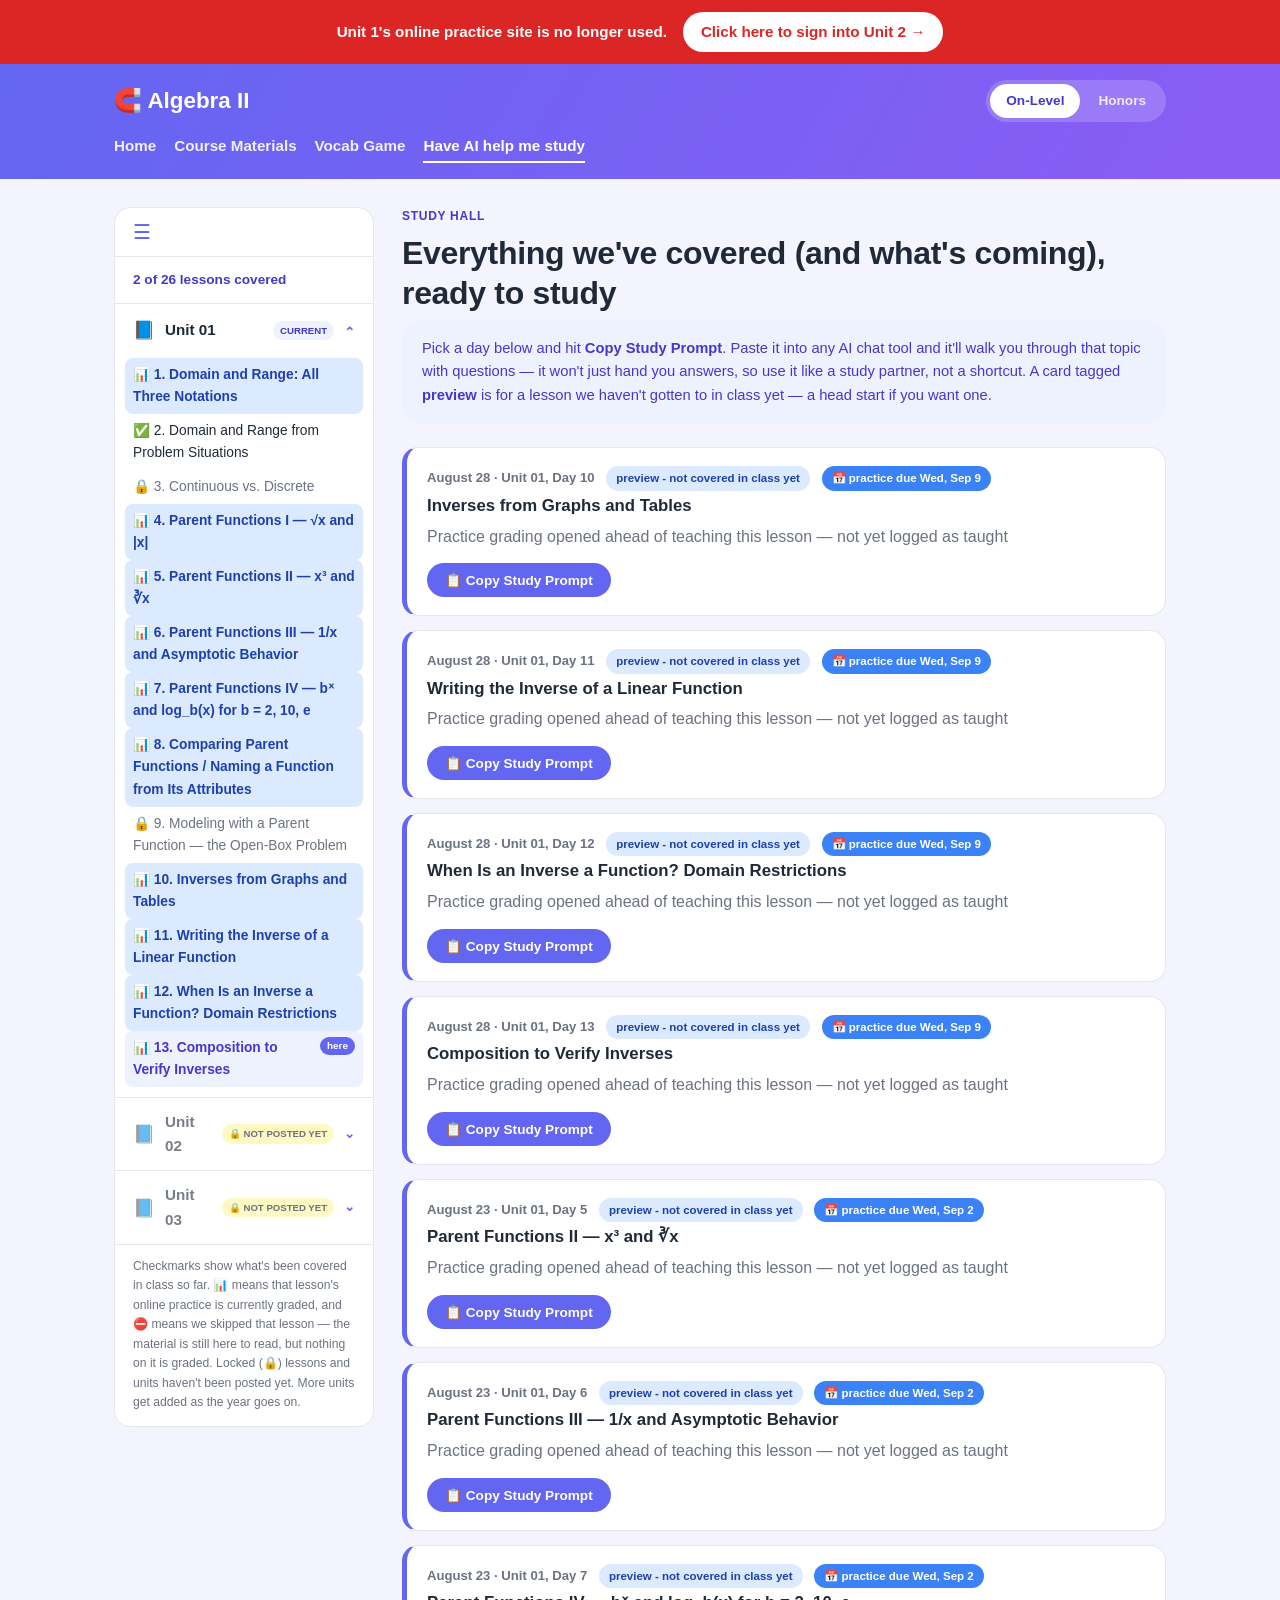
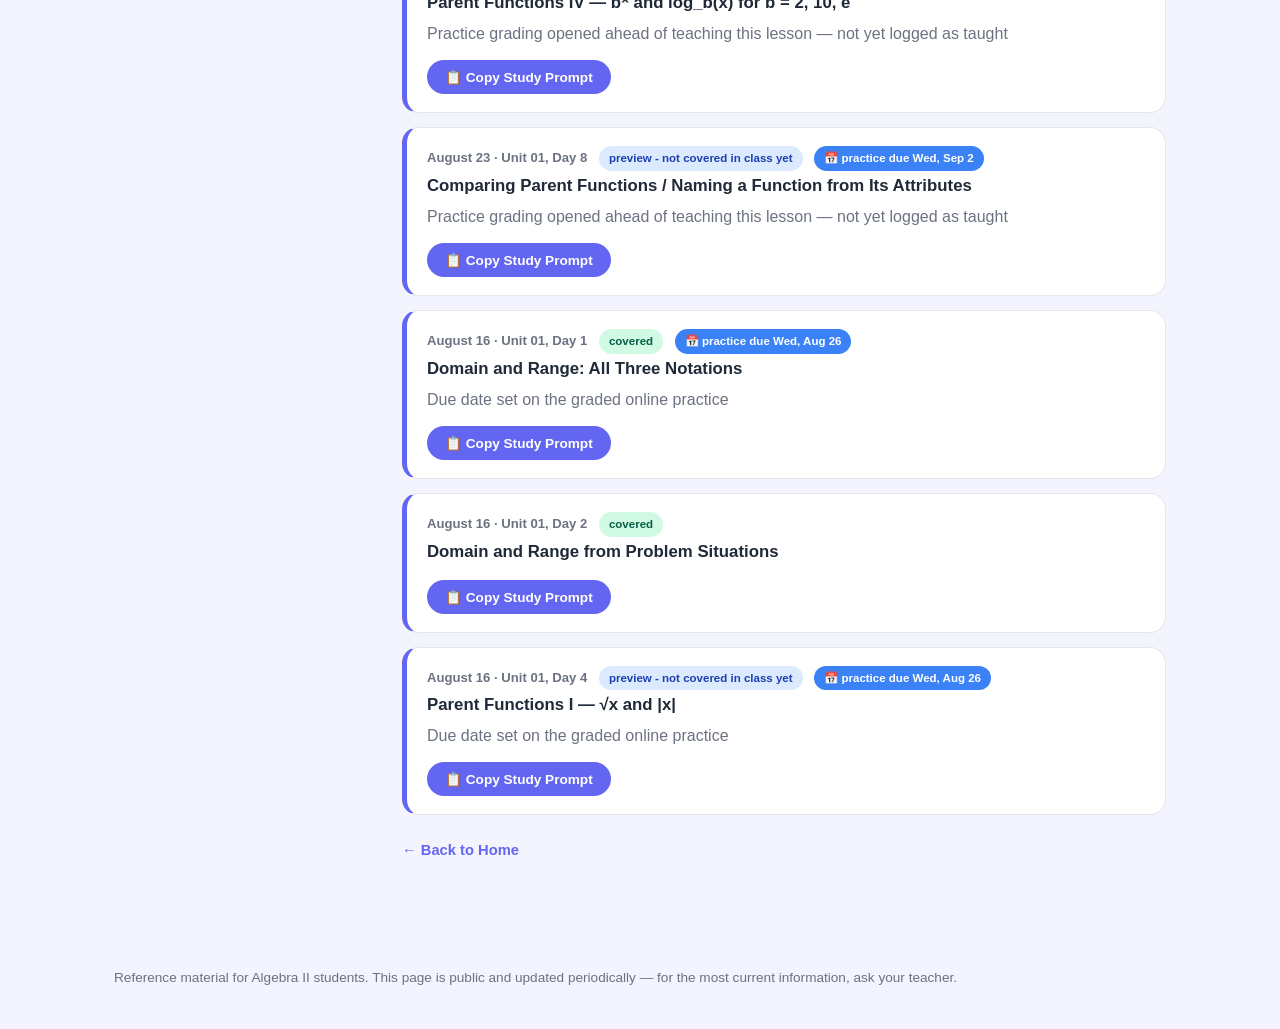
<file: on-level/study-hall.html>
﻿<!DOCTYPE html>
<html lang="en">
<head>
<meta charset="UTF-8">
<meta name="viewport" content="width=device-width, initial-scale=1.0">
<title>Study Hall | Algebra II On-Level</title>
<link rel="stylesheet" href="../assets/style.css">
<link rel="stylesheet" href="../assets/theme-on-level.css">
<script src="../assets/site.js" defer></script>
</head>
<body>

<div class="site-announce">
  <div class="wrap">
    <span class="site-announce-text">Unit 1's online practice site is no longer used.</span>
    <a class="site-announce-btn" href="https://algebra2-practice-26-27.pages.dev/" target="_blank" rel="noopener">Click here to sign into Unit 2 &rarr;</a>
  </div>
</div>
<header class="site">
  <div class="wrap">
    <div class="header-top">
      <p class="site-title"><a href="index.html"><span class="emoji">&#129522;</span> Algebra II</a></p>
      <div class="track-switch">
        <a href="study-hall.html" class="track-pill active">On-Level</a>
        <a href="../honors/study-hall.html" class="track-pill">Honors</a>
      </div>
    </div>
    <nav class="site-nav">
      <a href="index.html">Home</a>
      <a href="units/unit-01.html">Course Materials</a>
      <a href="vocab.html">Vocab Game</a>
      <a href="study-hall.html" class="active">Have AI help me study</a>
    </nav>
  </div>
</header>

<div class="page">

  <aside class="sidebar" id="sidebar">
    <button class="sidebar-hamburger" id="sidebarHamburger" aria-label="Toggle course progress panel" title="Toggle course progress panel">
      <span class="bars">&#9776;</span>
    </button>
    <div class="sidebar-body">
    <div class="sidebar-progress">2 of 26 lessons covered
    </div>
    <details class="unit-group" open>
      <summary class="unit-row"><span class="unit-icon">&#128216;</span> <span class="unit-label">Unit 01</span> <span class="current-unit-badge">current</span> <span class="unit-chevron">&#8964;</span></summary>
      <ul class="lesson-checklist">
        <li class="graded"><a href="units/unit-01.html#lesson-01" title="Graded &mdash; due Wed, Aug 26">&#128202; 1. Domain and Range: All Three Notations</a></li>
        <li class="done"><a href="units/unit-01.html#lesson-02">&#9989; 2. Domain and Range from Problem Situations</a></li>
        <li class="skipped locked"><span class="lock-label" title="Not posted yet">&#128274; 3. Continuous vs. Discrete</span></li>
        <li class="graded"><a href="units/unit-01.html#lesson-04" title="Graded &mdash; due Wed, Aug 26">&#128202; 4. Parent Functions I — √x and |x|</a></li>
        <li class="graded"><a href="units/unit-01.html#lesson-05" title="Graded &mdash; due Wed, Sep 2">&#128202; 5. Parent Functions II — x³ and ∛x</a></li>
        <li class="graded"><a href="units/unit-01.html#lesson-06" title="Graded &mdash; due Wed, Sep 2">&#128202; 6. Parent Functions III — 1/x and Asymptotic Behavior</a></li>
        <li class="graded"><a href="units/unit-01.html#lesson-07" title="Graded &mdash; due Wed, Sep 2">&#128202; 7. Parent Functions IV — bˣ and log_b(x) for b = 2, 10, e</a></li>
        <li class="graded"><a href="units/unit-01.html#lesson-08" title="Graded &mdash; due Wed, Sep 2">&#128202; 8. Comparing Parent Functions / Naming a Function from Its Attributes</a></li>
        <li class="skipped locked"><span class="lock-label" title="Not posted yet">&#128274; 9. Modeling with a Parent Function — the Open-Box Problem</span></li>
        <li class="graded"><a href="units/unit-01.html#lesson-10" title="Graded &mdash; due Wed, Sep 9">&#128202; 10. Inverses from Graphs and Tables</a></li>
        <li class="graded"><a href="units/unit-01.html#lesson-11" title="Graded &mdash; due Wed, Sep 9">&#128202; 11. Writing the Inverse of a Linear Function</a></li>
        <li class="graded"><a href="units/unit-01.html#lesson-12" title="Graded &mdash; due Wed, Sep 9">&#128202; 12. When Is an Inverse a Function? Domain Restrictions</a></li>
        <li class="graded current"><a href="units/unit-01.html#lesson-13" title="Graded &mdash; due Wed, Sep 9">&#128202; 13. Composition to Verify Inverses <span class="here-badge">here</span></a></li>
      </ul>
    </details>
    <details class="unit-group locked-unit">
      <summary class="unit-row"><span class="unit-icon">&#128216;</span> <span class="unit-label">Unit 02</span> <span class="locked-badge">&#128274; not posted yet</span> <span class="unit-chevron">&#8964;</span></summary>
      <ul class="lesson-checklist">
        <li class="todo locked"><span class="lock-label" title="Not posted yet">&#128274; 1. Graphing f(x) = |x| and Key Attributes</span></li>
        <li class="todo locked"><span class="lock-label" title="Not posted yet">&#128274; 2. Transformations of f(x) = |x|, Part I — Stretches, Compressions, Reflections</span></li>
        <li class="todo locked"><span class="lock-label" title="Not posted yet">&#128274; 3. Transformations of f(x) = |x|, Part II — Shifts and Combining Multiple Changes</span></li>
        <li class="todo locked"><span class="lock-label" title="Not posted yet">&#128274; 4. Formulating Absolute Value Linear Equations</span></li>
        <li class="todo locked"><span class="lock-label" title="Not posted yet">&#128274; 5. Solving Absolute Value Linear Equations</span></li>
        <li class="todo locked"><span class="lock-label" title="Not posted yet">&#128274; 6. Absolute Value Equations: Extraneous Solutions and Real-World Applications</span></li>
        <li class="todo locked"><span class="lock-label" title="Not posted yet">&#128274; 7. Solving Absolute Value Linear Inequalities</span></li>
        <li class="todo locked"><span class="lock-label" title="Not posted yet">&#128274; 8. Absolute Value Inequalities: Special Cases and Interval Notation</span></li>
      </ul>
    </details>
    <details class="unit-group locked-unit">
      <summary class="unit-row"><span class="unit-icon">&#128216;</span> <span class="unit-label">Unit 03</span> <span class="locked-badge">&#128274; not posted yet</span> <span class="unit-chevron">&#8964;</span></summary>
      <ul class="lesson-checklist">
        <li class="todo locked"><span class="lock-label" title="Not posted yet">&#128274; 1. Formulating Three-Variable Linear Systems</span></li>
        <li class="todo locked"><span class="lock-label" title="Not posted yet">&#128274; 2. Solving 3×3 Systems by Gaussian Elimination</span></li>
        <li class="todo locked"><span class="lock-label" title="Not posted yet">&#128274; 3. Solving 3×3 Systems with Technology: Matrices</span></li>
        <li class="todo locked"><span class="lock-label" title="Not posted yet">&#128274; 4. Solving 3×3 Systems by Substitution; Special Cases</span></li>
        <li class="todo locked"><span class="lock-label" title="Not posted yet">&#128274; 5. Three-Variable Systems: Choosing a Method and Applying It</span></li>
      </ul>
    </details>
      <div class="sidebar-note">Checkmarks show what's been covered in class so far. &#128202; means that lesson's online practice is currently graded, and &#9940; means we skipped that lesson &mdash; the material is still here to read, but nothing on it is graded. Locked (&#128274;) lessons and units haven't been posted yet. More units get added as the year goes on.</div>
    </div>
  </aside>
  <main class="content">
    <p class="eyebrow">Study Hall</p>
    <h1 class="page-title">Everything we've covered (and what's coming), ready to study</h1>
    <div class="study-intro">
      Pick a day below and hit <strong>Copy Study Prompt</strong>. Paste it into any AI chat tool and it'll walk you through that topic with questions &mdash; it won't just hand you answers, so use it like a study partner, not a shortcut. A card tagged <strong>preview</strong> is for a lesson we haven't gotten to in class yet &mdash; a head start if you want one.
    </div>

    <div class="study-card">
      <div class="study-meta">August 28 &middot; Unit 01, Day 10 <span class="tag preview">preview - not covered in class yet</span> <span class="tag due">&#128197; practice due Wed, Sep 9</span></div>
      <div class="study-topic">Inverses from Graphs and Tables</div>
      <div class="study-note">Practice grading opened ahead of teaching this lesson — not yet logged as taught</div>
      <button class="copy-prompt-btn" data-prompt="I'm a high school student studying Algebra 2 (on-level). I want to review Unit 1, Day 10: Inverses from Graphs and Tables. Act as a patient tutor: ask me one open-ended question at a time, wait for my answer, check my understanding, and only give more explanation if I'm stuck - don't just hand me the answers. Start with an easy warm-up question.">&#128203; Copy Study Prompt</button>
    </div>

    <div class="study-card">
      <div class="study-meta">August 28 &middot; Unit 01, Day 11 <span class="tag preview">preview - not covered in class yet</span> <span class="tag due">&#128197; practice due Wed, Sep 9</span></div>
      <div class="study-topic">Writing the Inverse of a Linear Function</div>
      <div class="study-note">Practice grading opened ahead of teaching this lesson — not yet logged as taught</div>
      <button class="copy-prompt-btn" data-prompt="I'm a high school student studying Algebra 2 (on-level). I want to review Unit 1, Day 11: Writing the Inverse of a Linear Function. Act as a patient tutor: ask me one open-ended question at a time, wait for my answer, check my understanding, and only give more explanation if I'm stuck - don't just hand me the answers. Start with an easy warm-up question.">&#128203; Copy Study Prompt</button>
    </div>

    <div class="study-card">
      <div class="study-meta">August 28 &middot; Unit 01, Day 12 <span class="tag preview">preview - not covered in class yet</span> <span class="tag due">&#128197; practice due Wed, Sep 9</span></div>
      <div class="study-topic">When Is an Inverse a Function? Domain Restrictions</div>
      <div class="study-note">Practice grading opened ahead of teaching this lesson — not yet logged as taught</div>
      <button class="copy-prompt-btn" data-prompt="I'm a high school student studying Algebra 2 (on-level). I want to review Unit 1, Day 12: When Is an Inverse a Function? Domain Restrictions. Act as a patient tutor: ask me one open-ended question at a time, wait for my answer, check my understanding, and only give more explanation if I'm stuck - don't just hand me the answers. Start with an easy warm-up question.">&#128203; Copy Study Prompt</button>
    </div>

    <div class="study-card">
      <div class="study-meta">August 28 &middot; Unit 01, Day 13 <span class="tag preview">preview - not covered in class yet</span> <span class="tag due">&#128197; practice due Wed, Sep 9</span></div>
      <div class="study-topic">Composition to Verify Inverses</div>
      <div class="study-note">Practice grading opened ahead of teaching this lesson — not yet logged as taught</div>
      <button class="copy-prompt-btn" data-prompt="I'm a high school student studying Algebra 2 (on-level). I want to review Unit 1, Day 13: Composition to Verify Inverses. Act as a patient tutor: ask me one open-ended question at a time, wait for my answer, check my understanding, and only give more explanation if I'm stuck - don't just hand me the answers. Start with an easy warm-up question.">&#128203; Copy Study Prompt</button>
    </div>

    <div class="study-card">
      <div class="study-meta">August 23 &middot; Unit 01, Day 5 <span class="tag preview">preview - not covered in class yet</span> <span class="tag due">&#128197; practice due Wed, Sep 2</span></div>
      <div class="study-topic">Parent Functions II — x³ and ∛x</div>
      <div class="study-note">Practice grading opened ahead of teaching this lesson — not yet logged as taught</div>
      <button class="copy-prompt-btn" data-prompt="I'm a high school student studying Algebra 2 (on-level). I want to review Unit 1, Day 5: Parent Functions II — x³ and ∛x. Act as a patient tutor: ask me one open-ended question at a time, wait for my answer, check my understanding, and only give more explanation if I'm stuck - don't just hand me the answers. Start with an easy warm-up question.">&#128203; Copy Study Prompt</button>
    </div>

    <div class="study-card">
      <div class="study-meta">August 23 &middot; Unit 01, Day 6 <span class="tag preview">preview - not covered in class yet</span> <span class="tag due">&#128197; practice due Wed, Sep 2</span></div>
      <div class="study-topic">Parent Functions III — 1/x and Asymptotic Behavior</div>
      <div class="study-note">Practice grading opened ahead of teaching this lesson — not yet logged as taught</div>
      <button class="copy-prompt-btn" data-prompt="I'm a high school student studying Algebra 2 (on-level). I want to review Unit 1, Day 6: Parent Functions III — 1/x and Asymptotic Behavior. Act as a patient tutor: ask me one open-ended question at a time, wait for my answer, check my understanding, and only give more explanation if I'm stuck - don't just hand me the answers. Start with an easy warm-up question.">&#128203; Copy Study Prompt</button>
    </div>

    <div class="study-card">
      <div class="study-meta">August 23 &middot; Unit 01, Day 7 <span class="tag preview">preview - not covered in class yet</span> <span class="tag due">&#128197; practice due Wed, Sep 2</span></div>
      <div class="study-topic">Parent Functions IV — bˣ and log_b(x) for b = 2, 10, e</div>
      <div class="study-note">Practice grading opened ahead of teaching this lesson — not yet logged as taught</div>
      <button class="copy-prompt-btn" data-prompt="I'm a high school student studying Algebra 2 (on-level). I want to review Unit 1, Day 7: Parent Functions IV — bˣ and log_b(x) for b = 2, 10, e. Act as a patient tutor: ask me one open-ended question at a time, wait for my answer, check my understanding, and only give more explanation if I'm stuck - don't just hand me the answers. Start with an easy warm-up question.">&#128203; Copy Study Prompt</button>
    </div>

    <div class="study-card">
      <div class="study-meta">August 23 &middot; Unit 01, Day 8 <span class="tag preview">preview - not covered in class yet</span> <span class="tag due">&#128197; practice due Wed, Sep 2</span></div>
      <div class="study-topic">Comparing Parent Functions / Naming a Function from Its Attributes</div>
      <div class="study-note">Practice grading opened ahead of teaching this lesson — not yet logged as taught</div>
      <button class="copy-prompt-btn" data-prompt="I'm a high school student studying Algebra 2 (on-level). I want to review Unit 1, Day 8: Comparing Parent Functions / Naming a Function from Its Attributes. Act as a patient tutor: ask me one open-ended question at a time, wait for my answer, check my understanding, and only give more explanation if I'm stuck - don't just hand me the answers. Start with an easy warm-up question.">&#128203; Copy Study Prompt</button>
    </div>

    <div class="study-card">
      <div class="study-meta">August 16 &middot; Unit 01, Day 1 <span class="tag">covered</span> <span class="tag due">&#128197; practice due Wed, Aug 26</span></div>
      <div class="study-topic">Domain and Range: All Three Notations</div>
      <div class="study-note">Due date set on the graded online practice</div>
      <button class="copy-prompt-btn" data-prompt="I'm a high school student studying Algebra 2 (on-level). I want to review Unit 1, Day 1: Domain and Range: All Three Notations. Act as a patient tutor: ask me one open-ended question at a time, wait for my answer, check my understanding, and only give more explanation if I'm stuck - don't just hand me the answers. Start with an easy warm-up question.">&#128203; Copy Study Prompt</button>
    </div>

    <div class="study-card">
      <div class="study-meta">August 16 &middot; Unit 01, Day 2 <span class="tag">covered</span></div>
      <div class="study-topic">Domain and Range from Problem Situations</div>
      <div class="study-note"></div>
      <button class="copy-prompt-btn" data-prompt="I'm a high school student studying Algebra 2 (on-level). I want to review Unit 1, Day 2: Domain and Range from Problem Situations. Act as a patient tutor: ask me one open-ended question at a time, wait for my answer, check my understanding, and only give more explanation if I'm stuck - don't just hand me the answers. Start with an easy warm-up question.">&#128203; Copy Study Prompt</button>
    </div>

    <div class="study-card">
      <div class="study-meta">August 16 &middot; Unit 01, Day 4 <span class="tag preview">preview - not covered in class yet</span> <span class="tag due">&#128197; practice due Wed, Aug 26</span></div>
      <div class="study-topic">Parent Functions I — √x and |x|</div>
      <div class="study-note">Due date set on the graded online practice</div>
      <button class="copy-prompt-btn" data-prompt="I'm a high school student studying Algebra 2 (on-level). I want to review Unit 1, Day 4: Parent Functions I — √x and |x|. Act as a patient tutor: ask me one open-ended question at a time, wait for my answer, check my understanding, and only give more explanation if I'm stuck - don't just hand me the answers. Start with an easy warm-up question.">&#128203; Copy Study Prompt</button>
    </div>

    <p><a class="back-link" href="index.html">&larr; Back to Home</a></p>
  </main>
</div>

<footer class="site">
  <div class="wrap">
    Reference material for Algebra II students. This page is public and updated periodically &mdash; for the most current information, ask your teacher.
  </div>
</footer>

</body>
</html>
</file>
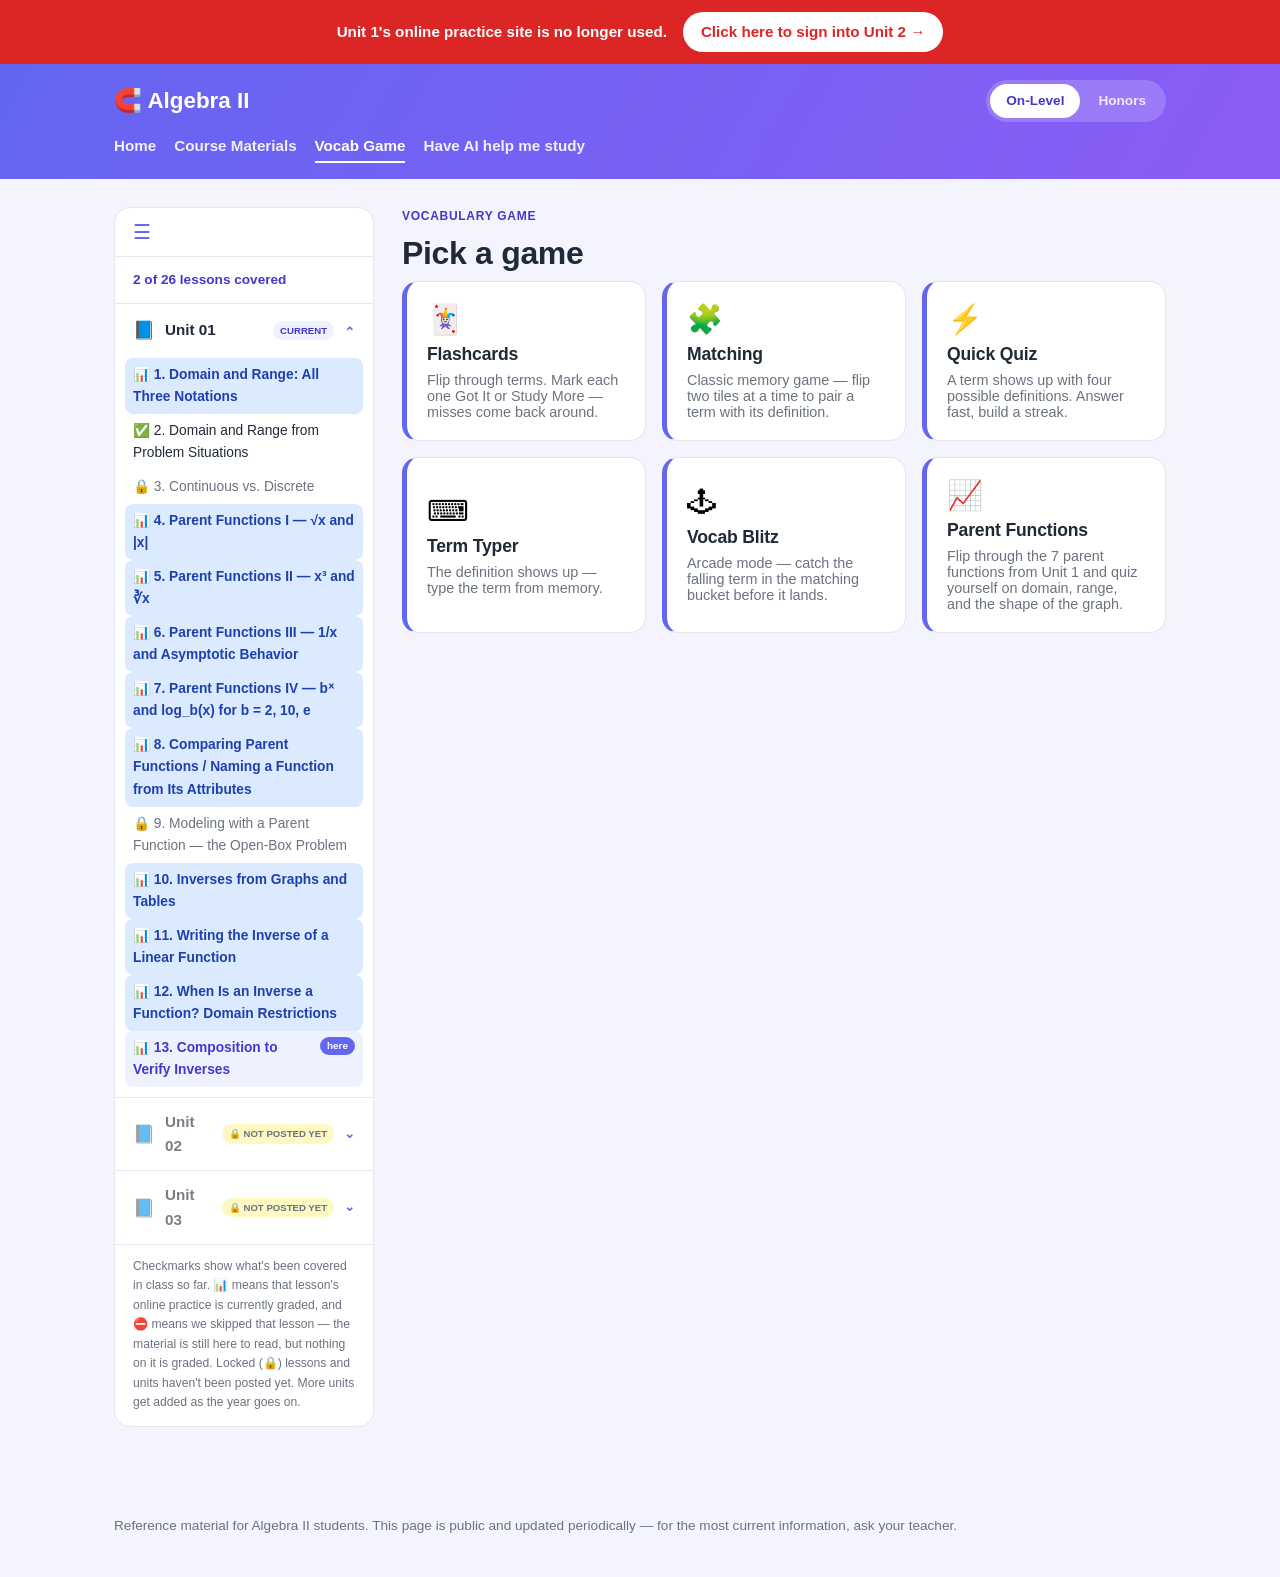
<file: on-level/vocab.html>
﻿<!DOCTYPE html>
<html lang="en">
<head>
<meta charset="UTF-8">
<meta name="viewport" content="width=device-width, initial-scale=1.0">
<title>Vocabulary Game | Algebra II On-Level</title>
<link rel="stylesheet" href="../assets/style.css">
<link rel="stylesheet" href="../assets/theme-on-level.css">
<script src="../assets/site.js" defer></script>
</head>
<body>

<div class="site-announce">
  <div class="wrap">
    <span class="site-announce-text">Unit 1's online practice site is no longer used.</span>
    <a class="site-announce-btn" href="https://algebra2-practice-26-27.pages.dev/" target="_blank" rel="noopener">Click here to sign into Unit 2 &rarr;</a>
  </div>
</div>
<header class="site">
  <div class="wrap">
    <div class="header-top">
      <p class="site-title"><a href="index.html"><span class="emoji">&#129522;</span> Algebra II</a></p>
      <div class="track-switch">
        <a href="vocab.html" class="track-pill active">On-Level</a>
        <a href="../honors/vocab.html" class="track-pill">Honors</a>
      </div>
    </div>
    <nav class="site-nav">
      <a href="index.html">Home</a>
      <a href="units/unit-01.html">Course Materials</a>
      <a href="vocab.html" class="active">Vocab Game</a>
      <a href="study-hall.html">Have AI help me study</a>
    </nav>
  </div>
</header>

<div class="page">

  <aside class="sidebar" id="sidebar">
    <button class="sidebar-hamburger" id="sidebarHamburger" aria-label="Toggle course progress panel" title="Toggle course progress panel">
      <span class="bars">&#9776;</span>
    </button>
    <div class="sidebar-body">
    <div class="sidebar-progress">2 of 26 lessons covered
    </div>
    <details class="unit-group" open>
      <summary class="unit-row"><span class="unit-icon">&#128216;</span> <span class="unit-label">Unit 01</span> <span class="current-unit-badge">current</span> <span class="unit-chevron">&#8964;</span></summary>
      <ul class="lesson-checklist">
        <li class="graded"><a href="units/unit-01.html#lesson-01" title="Graded &mdash; due Wed, Aug 26">&#128202; 1. Domain and Range: All Three Notations</a></li>
        <li class="done"><a href="units/unit-01.html#lesson-02">&#9989; 2. Domain and Range from Problem Situations</a></li>
        <li class="skipped locked"><span class="lock-label" title="Not posted yet">&#128274; 3. Continuous vs. Discrete</span></li>
        <li class="graded"><a href="units/unit-01.html#lesson-04" title="Graded &mdash; due Wed, Aug 26">&#128202; 4. Parent Functions I — √x and |x|</a></li>
        <li class="graded"><a href="units/unit-01.html#lesson-05" title="Graded &mdash; due Wed, Sep 2">&#128202; 5. Parent Functions II — x³ and ∛x</a></li>
        <li class="graded"><a href="units/unit-01.html#lesson-06" title="Graded &mdash; due Wed, Sep 2">&#128202; 6. Parent Functions III — 1/x and Asymptotic Behavior</a></li>
        <li class="graded"><a href="units/unit-01.html#lesson-07" title="Graded &mdash; due Wed, Sep 2">&#128202; 7. Parent Functions IV — bˣ and log_b(x) for b = 2, 10, e</a></li>
        <li class="graded"><a href="units/unit-01.html#lesson-08" title="Graded &mdash; due Wed, Sep 2">&#128202; 8. Comparing Parent Functions / Naming a Function from Its Attributes</a></li>
        <li class="skipped locked"><span class="lock-label" title="Not posted yet">&#128274; 9. Modeling with a Parent Function — the Open-Box Problem</span></li>
        <li class="graded"><a href="units/unit-01.html#lesson-10" title="Graded &mdash; due Wed, Sep 9">&#128202; 10. Inverses from Graphs and Tables</a></li>
        <li class="graded"><a href="units/unit-01.html#lesson-11" title="Graded &mdash; due Wed, Sep 9">&#128202; 11. Writing the Inverse of a Linear Function</a></li>
        <li class="graded"><a href="units/unit-01.html#lesson-12" title="Graded &mdash; due Wed, Sep 9">&#128202; 12. When Is an Inverse a Function? Domain Restrictions</a></li>
        <li class="graded current"><a href="units/unit-01.html#lesson-13" title="Graded &mdash; due Wed, Sep 9">&#128202; 13. Composition to Verify Inverses <span class="here-badge">here</span></a></li>
      </ul>
    </details>
    <details class="unit-group locked-unit">
      <summary class="unit-row"><span class="unit-icon">&#128216;</span> <span class="unit-label">Unit 02</span> <span class="locked-badge">&#128274; not posted yet</span> <span class="unit-chevron">&#8964;</span></summary>
      <ul class="lesson-checklist">
        <li class="todo locked"><span class="lock-label" title="Not posted yet">&#128274; 1. Graphing f(x) = |x| and Key Attributes</span></li>
        <li class="todo locked"><span class="lock-label" title="Not posted yet">&#128274; 2. Transformations of f(x) = |x|, Part I — Stretches, Compressions, Reflections</span></li>
        <li class="todo locked"><span class="lock-label" title="Not posted yet">&#128274; 3. Transformations of f(x) = |x|, Part II — Shifts and Combining Multiple Changes</span></li>
        <li class="todo locked"><span class="lock-label" title="Not posted yet">&#128274; 4. Formulating Absolute Value Linear Equations</span></li>
        <li class="todo locked"><span class="lock-label" title="Not posted yet">&#128274; 5. Solving Absolute Value Linear Equations</span></li>
        <li class="todo locked"><span class="lock-label" title="Not posted yet">&#128274; 6. Absolute Value Equations: Extraneous Solutions and Real-World Applications</span></li>
        <li class="todo locked"><span class="lock-label" title="Not posted yet">&#128274; 7. Solving Absolute Value Linear Inequalities</span></li>
        <li class="todo locked"><span class="lock-label" title="Not posted yet">&#128274; 8. Absolute Value Inequalities: Special Cases and Interval Notation</span></li>
      </ul>
    </details>
    <details class="unit-group locked-unit">
      <summary class="unit-row"><span class="unit-icon">&#128216;</span> <span class="unit-label">Unit 03</span> <span class="locked-badge">&#128274; not posted yet</span> <span class="unit-chevron">&#8964;</span></summary>
      <ul class="lesson-checklist">
        <li class="todo locked"><span class="lock-label" title="Not posted yet">&#128274; 1. Formulating Three-Variable Linear Systems</span></li>
        <li class="todo locked"><span class="lock-label" title="Not posted yet">&#128274; 2. Solving 3×3 Systems by Gaussian Elimination</span></li>
        <li class="todo locked"><span class="lock-label" title="Not posted yet">&#128274; 3. Solving 3×3 Systems with Technology: Matrices</span></li>
        <li class="todo locked"><span class="lock-label" title="Not posted yet">&#128274; 4. Solving 3×3 Systems by Substitution; Special Cases</span></li>
        <li class="todo locked"><span class="lock-label" title="Not posted yet">&#128274; 5. Three-Variable Systems: Choosing a Method and Applying It</span></li>
      </ul>
    </details>
      <div class="sidebar-note">Checkmarks show what's been covered in class so far. &#128202; means that lesson's online practice is currently graded, and &#9940; means we skipped that lesson &mdash; the material is still here to read, but nothing on it is graded. Locked (&#128274;) lessons and units haven't been posted yet. More units get added as the year goes on.</div>
    </div>
  </aside>
  <main class="content">
    <p class="eyebrow">Vocabulary Game</p>
    <h1 class="page-title">Pick a game</h1>

    <div class="vocab-screen" id="vocab-screen-games">
      <div class="game-grid">
        <button type="button" class="game-card" data-game="flashcards">
          <span class="game-card-icon">&#127183;</span>
          <h3>Flashcards</h3>
          <p>Flip through terms. Mark each one Got It or Study More &mdash; misses come back around.</p>
        </button>
        <button type="button" class="game-card" data-game="matching">
          <span class="game-card-icon">&#129513;</span>
          <h3>Matching</h3>
          <p>Classic memory game &mdash; flip two tiles at a time to pair a term with its definition.</p>
        </button>
        <button type="button" class="game-card" data-game="quiz">
          <span class="game-card-icon">&#9889;</span>
          <h3>Quick Quiz</h3>
          <p>A term shows up with four possible definitions. Answer fast, build a streak.</p>
        </button>
        <button type="button" class="game-card" data-game="typer">
          <span class="game-card-icon">&#9000;</span>
          <h3>Term Typer</h3>
          <p>The definition shows up &mdash; type the term from memory.</p>
        </button>
        <button type="button" class="game-card" data-game="blitz">
          <span class="game-card-icon">&#128377;</span>
          <h3>Vocab Blitz</h3>
          <p>Arcade mode &mdash; catch the falling term in the matching bucket before it lands.</p>
        </button>
        <button type="button" class="game-card" data-game="parentfunctions">
          <span class="game-card-icon">&#128200;</span>
          <h3>Parent Functions</h3>
          <p>Flip through the 7 parent functions from Unit 1 and quiz yourself on domain, range, and the shape of the graph.</p>
        </button>
      </div>
    </div>

    <div class="vocab-screen" id="vocab-screen-units" hidden>
      <button type="button" class="back-link vocab-back" data-back="games">&larr; Change Game</button>
      <h2 class="section-title" style="margin-top:8px;">Which units?</h2>
      <p class="lede">Pick one or more &mdash; terms from every unit you check get shuffled together.</p>
      <label class="unit-check-row unit-check-all"><input type="checkbox" id="vocabSelectAll"> <span>Select All</span></label>
      <div class="unit-check-list">
          <label class="unit-check-row"><input type="checkbox" class="unit-check" value="1"> <span>Unit 01 &mdash; Introduction to Functions in Algebra II</span> <span class="unit-check-count">32 terms</span></label>
          <label class="unit-check-row"><input type="checkbox" class="unit-check" value="2"> <span>Unit 02 &mdash; Absolute Value Functions, Equations, and Inequalities</span> <span class="unit-check-count">24 terms</span></label>
          <label class="unit-check-row"><input type="checkbox" class="unit-check" value="3"> <span>Unit 03 &mdash; Systems of Linear Equations and Inequalities</span> <span class="unit-check-count">25 terms</span></label>
          <label class="unit-check-row"><input type="checkbox" class="unit-check" value="4"> <span>Unit 04 &mdash; Expressions, Factoring, and Equations with Rational Exponents</span> <span class="unit-check-count">15 terms</span></label>
          <label class="unit-check-row"><input type="checkbox" class="unit-check" value="5"> <span>Unit 05 &mdash; Quadratic Relations, Equations, and Inequalities</span> <span class="unit-check-count">39 terms</span></label>
          <label class="unit-check-row"><input type="checkbox" class="unit-check" value="6"> <span>Unit 06 &mdash; Square Root Functions and Equations</span> <span class="unit-check-count">34 terms</span></label>
          <label class="unit-check-row"><input type="checkbox" class="unit-check" value="7"> <span>Unit 07 &mdash; Cubic and Cube Root Functions and Equations</span> <span class="unit-check-count">31 terms</span></label>
          <label class="unit-check-row"><input type="checkbox" class="unit-check" value="8"> <span>Unit 08 &mdash; Rational Functions and Equations</span> <span class="unit-check-count">35 terms</span></label>
          <label class="unit-check-row"><input type="checkbox" class="unit-check" value="9"> <span>Unit 09 &mdash; Exponential Functions and Equations</span> <span class="unit-check-count">31 terms</span></label>
          <label class="unit-check-row"><input type="checkbox" class="unit-check" value="10"> <span>Unit 10 &mdash; Exponential and Logarithmic Functions and Equations</span> <span class="unit-check-count">36 terms</span></label>
          <label class="unit-check-row"><input type="checkbox" class="unit-check" value="11"> <span>Unit 11 &mdash; Linear, Quadratic, and Exponential Data Models</span> <span class="unit-check-count">12 terms</span></label>
          <label class="unit-check-row"><input type="checkbox" class="unit-check" value="12"> <span>Unit 12 &mdash; Making Connections (spiral review)</span> <span class="unit-check-count">49 terms</span></label>
          <label class="unit-check-row"><input type="checkbox" class="unit-check" value="13"> <span>Unit 13 &mdash; Exploring a Business Venture (performance task)</span> <span class="unit-check-count">17 terms</span></label>
      </div>
      <button type="button" class="btn" id="vocabStartBtn">Start Game &rarr;</button>
      <p class="vocab-empty-note" id="vocabNoneWarning" hidden>Pick at least one unit first.</p>
    </div>

    <div class="vocab-screen" id="vocab-screen-play" hidden>
      <div id="vocabPlayNav" class="vocab-play-nav"></div>
      <div id="vocabPlayArea"></div>
    </div>

    <script src="vocab-data.js"></script>
    <script src="../assets/vocab-game.js" defer></script>
  </main>
</div>

<footer class="site">
  <div class="wrap">
    Reference material for Algebra II students. This page is public and updated periodically &mdash; for the most current information, ask your teacher.
  </div>
</footer>

</body>
</html>
</file>
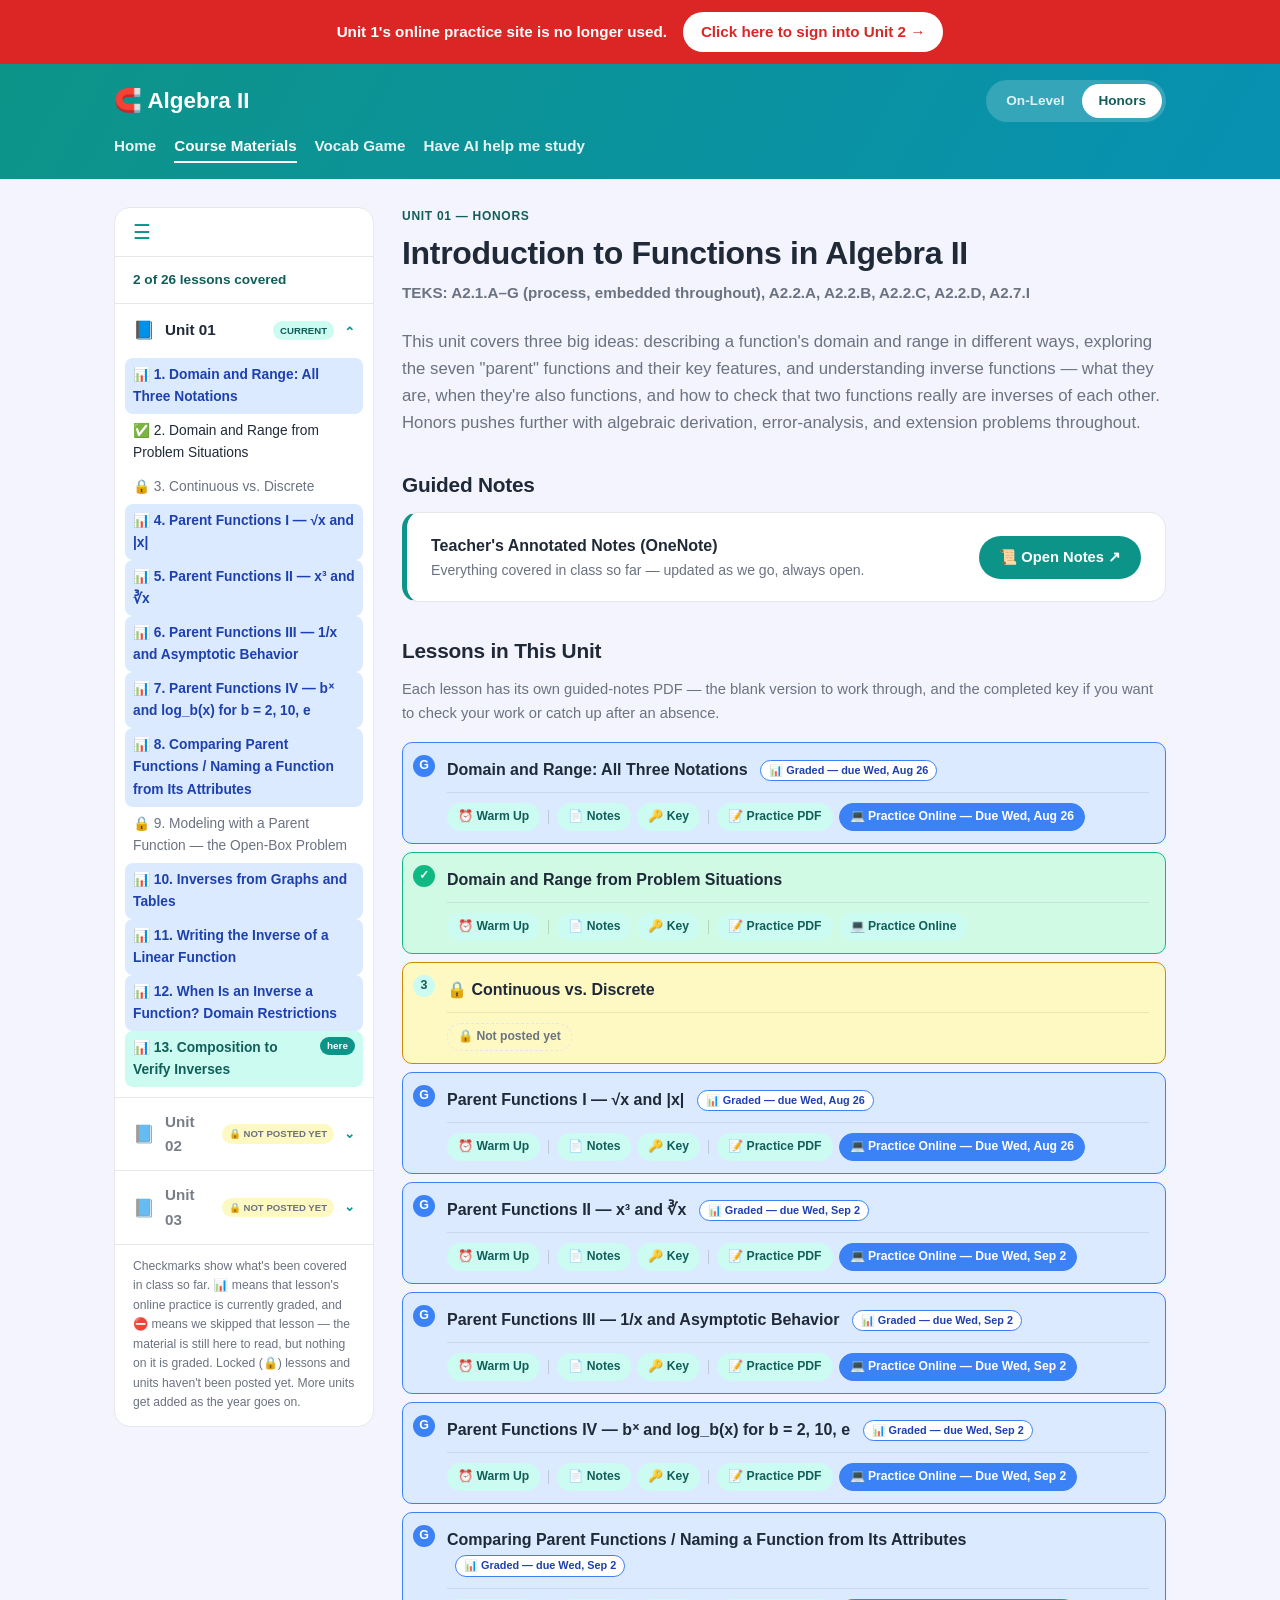
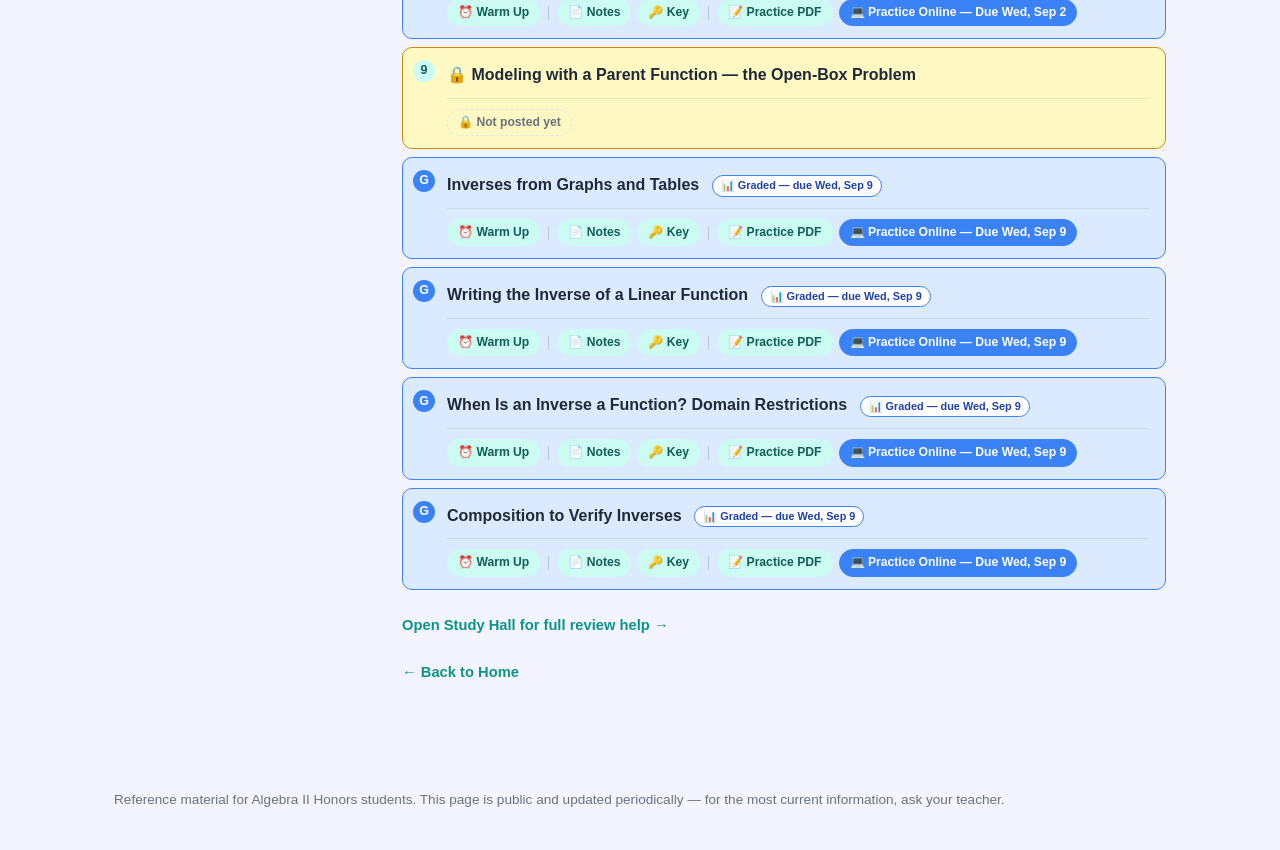
<file: honors/units/unit-01.html>
﻿<!DOCTYPE html>
<html lang="en">
<head>
<meta charset="UTF-8">
<meta name="viewport" content="width=device-width, initial-scale=1.0">
<title>Unit 01 - Introduction to Functions in Algebra II | Algebra II Honors</title>
<link rel="stylesheet" href="../../assets/style.css">
<link rel="stylesheet" href="../../assets/theme-honors.css">
<script src="../../assets/site.js" defer></script>
</head>
<body>

<div class="site-announce">
  <div class="wrap">
    <span class="site-announce-text">Unit 1's online practice site is no longer used.</span>
    <a class="site-announce-btn" href="https://algebra2-practice-26-27.pages.dev/" target="_blank" rel="noopener">Click here to sign into Unit 2 &rarr;</a>
  </div>
</div>
<header class="site">
  <div class="wrap">
    <div class="header-top">
      <p class="site-title"><a href="../index.html"><span class="emoji">&#129522;</span> Algebra II</a></p>
      <div class="track-switch">
        <a href="../../on-level/units/unit-01.html" class="track-pill">On-Level</a>
        <a href="unit-01.html" class="track-pill active">Honors</a>
      </div>
    </div>
    <nav class="site-nav">
      <a href="../index.html">Home</a>
      <a href="unit-01.html" class="active">Course Materials</a>
      <a href="../vocab.html">Vocab Game</a>
      <a href="../study-hall.html">Have AI help me study</a>
    </nav>
  </div>
</header>

<div class="page">

  <aside class="sidebar" id="sidebar">
    <button class="sidebar-hamburger" id="sidebarHamburger" aria-label="Toggle course progress panel" title="Toggle course progress panel">
      <span class="bars">&#9776;</span>
    </button>
    <div class="sidebar-body">
    <div class="sidebar-progress">2 of 26 lessons covered
    </div>
    <details class="unit-group" open>
      <summary class="unit-row"><span class="unit-icon">&#128216;</span> <span class="unit-label">Unit 01</span> <span class="current-unit-badge">current</span> <span class="unit-chevron">&#8964;</span></summary>
      <ul class="lesson-checklist">
        <li class="graded"><a href="../units/unit-01.html#lesson-01" title="Graded &mdash; due Wed, Aug 26">&#128202; 1. Domain and Range: All Three Notations</a></li>
        <li class="done"><a href="../units/unit-01.html#lesson-02">&#9989; 2. Domain and Range from Problem Situations</a></li>
        <li class="skipped locked"><span class="lock-label" title="Not posted yet">&#128274; 3. Continuous vs. Discrete</span></li>
        <li class="graded"><a href="../units/unit-01.html#lesson-04" title="Graded &mdash; due Wed, Aug 26">&#128202; 4. Parent Functions I — √x and |x|</a></li>
        <li class="graded"><a href="../units/unit-01.html#lesson-05" title="Graded &mdash; due Wed, Sep 2">&#128202; 5. Parent Functions II — x³ and ∛x</a></li>
        <li class="graded"><a href="../units/unit-01.html#lesson-06" title="Graded &mdash; due Wed, Sep 2">&#128202; 6. Parent Functions III — 1/x and Asymptotic Behavior</a></li>
        <li class="graded"><a href="../units/unit-01.html#lesson-07" title="Graded &mdash; due Wed, Sep 2">&#128202; 7. Parent Functions IV — bˣ and log_b(x) for b = 2, 10, e</a></li>
        <li class="graded"><a href="../units/unit-01.html#lesson-08" title="Graded &mdash; due Wed, Sep 2">&#128202; 8. Comparing Parent Functions / Naming a Function from Its Attributes</a></li>
        <li class="skipped locked"><span class="lock-label" title="Not posted yet">&#128274; 9. Modeling with a Parent Function — the Open-Box Problem</span></li>
        <li class="graded"><a href="../units/unit-01.html#lesson-10" title="Graded &mdash; due Wed, Sep 9">&#128202; 10. Inverses from Graphs and Tables</a></li>
        <li class="graded"><a href="../units/unit-01.html#lesson-11" title="Graded &mdash; due Wed, Sep 9">&#128202; 11. Writing the Inverse of a Linear Function</a></li>
        <li class="graded"><a href="../units/unit-01.html#lesson-12" title="Graded &mdash; due Wed, Sep 9">&#128202; 12. When Is an Inverse a Function? Domain Restrictions</a></li>
        <li class="graded current"><a href="../units/unit-01.html#lesson-13" title="Graded &mdash; due Wed, Sep 9">&#128202; 13. Composition to Verify Inverses <span class="here-badge">here</span></a></li>
      </ul>
    </details>
    <details class="unit-group locked-unit">
      <summary class="unit-row"><span class="unit-icon">&#128216;</span> <span class="unit-label">Unit 02</span> <span class="locked-badge">&#128274; not posted yet</span> <span class="unit-chevron">&#8964;</span></summary>
      <ul class="lesson-checklist">
        <li class="todo locked"><span class="lock-label" title="Not posted yet">&#128274; 1. Graphing f(x) = |x| and Key Attributes</span></li>
        <li class="todo locked"><span class="lock-label" title="Not posted yet">&#128274; 2. Transformations of f(x) = |x|, Part I — Stretches, Compressions, Reflections</span></li>
        <li class="todo locked"><span class="lock-label" title="Not posted yet">&#128274; 3. Transformations of f(x) = |x|, Part II — Shifts and Combining Multiple Changes</span></li>
        <li class="todo locked"><span class="lock-label" title="Not posted yet">&#128274; 4. Formulating Absolute Value Linear Equations</span></li>
        <li class="todo locked"><span class="lock-label" title="Not posted yet">&#128274; 5. Solving Absolute Value Linear Equations</span></li>
        <li class="todo locked"><span class="lock-label" title="Not posted yet">&#128274; 6. Absolute Value Equations: Extraneous Solutions and Real-World Applications</span></li>
        <li class="todo locked"><span class="lock-label" title="Not posted yet">&#128274; 7. Solving Absolute Value Linear Inequalities</span></li>
        <li class="todo locked"><span class="lock-label" title="Not posted yet">&#128274; 8. Absolute Value Inequalities: Special Cases and Interval Notation</span></li>
      </ul>
    </details>
    <details class="unit-group locked-unit">
      <summary class="unit-row"><span class="unit-icon">&#128216;</span> <span class="unit-label">Unit 03</span> <span class="locked-badge">&#128274; not posted yet</span> <span class="unit-chevron">&#8964;</span></summary>
      <ul class="lesson-checklist">
        <li class="todo locked"><span class="lock-label" title="Not posted yet">&#128274; 1. Formulating Three-Variable Linear Systems</span></li>
        <li class="todo locked"><span class="lock-label" title="Not posted yet">&#128274; 2. Solving 3×3 Systems by Gaussian Elimination</span></li>
        <li class="todo locked"><span class="lock-label" title="Not posted yet">&#128274; 3. Solving 3×3 Systems with Technology: Matrices</span></li>
        <li class="todo locked"><span class="lock-label" title="Not posted yet">&#128274; 4. Solving 3×3 Systems by Substitution; Special Cases</span></li>
        <li class="todo locked"><span class="lock-label" title="Not posted yet">&#128274; 5. Three-Variable Systems: Choosing a Method and Applying It</span></li>
      </ul>
    </details>
      <div class="sidebar-note">Checkmarks show what's been covered in class so far. &#128202; means that lesson's online practice is currently graded, and &#9940; means we skipped that lesson &mdash; the material is still here to read, but nothing on it is graded. Locked (&#128274;) lessons and units haven't been posted yet. More units get added as the year goes on.</div>
    </div>
  </aside>
  <main class="content">
    <p class="eyebrow">Unit 01 &mdash; Honors</p>
    <h1 class="page-title">Introduction to Functions in Algebra II</h1>
    <p class="unit-meta">TEKS: A2.1.A–G (process, embedded throughout), A2.2.A, A2.2.B, A2.2.C, A2.2.D, A2.7.I</p>

    <p class="lede">This unit covers three big ideas: describing a function's domain and range in different ways, exploring the seven "parent" functions and their key features, and understanding inverse functions — what they are, when they're also functions, and how to check that two functions really are inverses of each other. Honors pushes further with algebraic derivation, error-analysis, and extension problems throughout.</p>

    <h2 class="section-title">Guided Notes</h2>
    <div class="download-box notebook">
      <div>
        <div class="label">Teacher's Annotated Notes (OneNote)</div>
        <div class="sub">Everything covered in class so far &mdash; updated as we go, always open.</div>
      </div>
      <a class="btn" href="https://pottsboroisd-my.sharepoint.com/:o:/g/personal/david_everman_pottsboroisd_org/IgBmyBvtEgaXQphQN5OHGfrHAdD_5NVHk4gNiPSGMOtU4yA?e=eXLL2P" target="_blank" rel="noopener">&#128220; Open Notes &#8599;</a>
    </div>

    <h2 class="section-title">Lessons in This Unit</h2>
    <p class="lede" style="font-size: 0.92rem; margin-bottom: 14px;">Each lesson has its own guided-notes PDF &mdash; the blank version to work through, and the completed key if you want to check your work or catch up after an absence.</p>
    <ol class="lesson-list">
      <li id="lesson-01" class="graded"><span class="lesson-title">Domain and Range: All Three Notations <span class="graded-badge">&#128202; Graded &mdash; due Wed, Aug 26</span></span> <span class="lesson-actions"><a class="lesson-link" href="../files/unit-01-warm-up-01-student.pdf">&#9200; Warm Up</a> <span class="btn-sep"></span> <a class="lesson-link" href="../files/unit-01-lesson-01-student.pdf">&#128196; Notes</a> <a class="lesson-link" href="../files/unit-01-lesson-01-key.pdf">&#128273; Key</a> <span class="btn-sep"></span> <a class="lesson-link" href="../files/unit-01-practice-01-student.pdf">&#128221; Practice PDF</a> <a class="lesson-link graded" href="https://algebra2-practice-v2.pages.dev/unit-01.html?mode=lesson" target="_blank" rel="noopener">&#128187; Practice Online &mdash; Due Wed, Aug 26</a></span></li>
      <li id="lesson-02" class="done"><span class="lesson-title">Domain and Range from Problem Situations</span> <span class="lesson-actions"><a class="lesson-link" href="../files/unit-01-warm-up-02-student.pdf">&#9200; Warm Up</a> <span class="btn-sep"></span> <a class="lesson-link" href="../files/unit-01-lesson-02-student.pdf">&#128196; Notes</a> <a class="lesson-link" href="../files/unit-01-lesson-02-key.pdf">&#128273; Key</a> <span class="btn-sep"></span> <a class="lesson-link" href="../files/unit-01-practice-02-student.pdf">&#128221; Practice PDF</a> <a class="lesson-link" href="https://algebra2-practice-v2.pages.dev/unit-01.html?mode=lesson" target="_blank" rel="noopener">&#128187; Practice Online</a></span></li>
      <li id="lesson-03" class="todo"><span class="lesson-title">&#128274; Continuous vs. Discrete</span> <span class="lesson-actions"><span class="lesson-link soon" title="Not posted yet">&#128274; Not posted yet</span></span></li>
      <li id="lesson-04" class="graded"><span class="lesson-title">Parent Functions I — √x and |x| <span class="graded-badge">&#128202; Graded &mdash; due Wed, Aug 26</span></span> <span class="lesson-actions"><a class="lesson-link" href="../files/unit-01-warm-up-04-student.pdf">&#9200; Warm Up</a> <span class="btn-sep"></span> <a class="lesson-link" href="../files/unit-01-lesson-04-student.pdf">&#128196; Notes</a> <a class="lesson-link" href="../files/unit-01-lesson-04-key.pdf">&#128273; Key</a> <span class="btn-sep"></span> <a class="lesson-link" href="../files/unit-01-practice-04-student.pdf">&#128221; Practice PDF</a> <a class="lesson-link graded" href="https://algebra2-practice-v2.pages.dev/unit-01.html?mode=lesson" target="_blank" rel="noopener">&#128187; Practice Online &mdash; Due Wed, Aug 26</a></span></li>
      <li id="lesson-05" class="graded"><span class="lesson-title">Parent Functions II — x³ and ∛x <span class="graded-badge">&#128202; Graded &mdash; due Wed, Sep 2</span></span> <span class="lesson-actions"><a class="lesson-link" href="../files/unit-01-warm-up-05-student.pdf">&#9200; Warm Up</a> <span class="btn-sep"></span> <a class="lesson-link" href="../files/unit-01-lesson-05-student.pdf">&#128196; Notes</a> <a class="lesson-link" href="../files/unit-01-lesson-05-key.pdf">&#128273; Key</a> <span class="btn-sep"></span> <a class="lesson-link" href="../files/unit-01-practice-05-student.pdf">&#128221; Practice PDF</a> <a class="lesson-link graded" href="https://algebra2-practice-v2.pages.dev/unit-01.html?mode=lesson" target="_blank" rel="noopener">&#128187; Practice Online &mdash; Due Wed, Sep 2</a></span></li>
      <li id="lesson-06" class="graded"><span class="lesson-title">Parent Functions III — 1/x and Asymptotic Behavior <span class="graded-badge">&#128202; Graded &mdash; due Wed, Sep 2</span></span> <span class="lesson-actions"><a class="lesson-link" href="../files/unit-01-warm-up-06-student.pdf">&#9200; Warm Up</a> <span class="btn-sep"></span> <a class="lesson-link" href="../files/unit-01-lesson-06-student.pdf">&#128196; Notes</a> <a class="lesson-link" href="../files/unit-01-lesson-06-key.pdf">&#128273; Key</a> <span class="btn-sep"></span> <a class="lesson-link" href="../files/unit-01-practice-06-student.pdf">&#128221; Practice PDF</a> <a class="lesson-link graded" href="https://algebra2-practice-v2.pages.dev/unit-01.html?mode=lesson" target="_blank" rel="noopener">&#128187; Practice Online &mdash; Due Wed, Sep 2</a></span></li>
      <li id="lesson-07" class="graded"><span class="lesson-title">Parent Functions IV — bˣ and log_b(x) for b = 2, 10, e <span class="graded-badge">&#128202; Graded &mdash; due Wed, Sep 2</span></span> <span class="lesson-actions"><a class="lesson-link" href="../files/unit-01-warm-up-07-student.pdf">&#9200; Warm Up</a> <span class="btn-sep"></span> <a class="lesson-link" href="../files/unit-01-lesson-07-student.pdf">&#128196; Notes</a> <a class="lesson-link" href="../files/unit-01-lesson-07-key.pdf">&#128273; Key</a> <span class="btn-sep"></span> <a class="lesson-link" href="../files/unit-01-practice-07-student.pdf">&#128221; Practice PDF</a> <a class="lesson-link graded" href="https://algebra2-practice-v2.pages.dev/unit-01.html?mode=lesson" target="_blank" rel="noopener">&#128187; Practice Online &mdash; Due Wed, Sep 2</a></span></li>
      <li id="lesson-08" class="graded"><span class="lesson-title">Comparing Parent Functions / Naming a Function from Its Attributes <span class="graded-badge">&#128202; Graded &mdash; due Wed, Sep 2</span></span> <span class="lesson-actions"><a class="lesson-link" href="../files/unit-01-warm-up-08-student.pdf">&#9200; Warm Up</a> <span class="btn-sep"></span> <a class="lesson-link" href="../files/unit-01-lesson-08-student.pdf">&#128196; Notes</a> <a class="lesson-link" href="../files/unit-01-lesson-08-key.pdf">&#128273; Key</a> <span class="btn-sep"></span> <a class="lesson-link" href="../files/unit-01-practice-08-student.pdf">&#128221; Practice PDF</a> <a class="lesson-link graded" href="https://algebra2-practice-v2.pages.dev/unit-01.html?mode=lesson" target="_blank" rel="noopener">&#128187; Practice Online &mdash; Due Wed, Sep 2</a></span></li>
      <li id="lesson-09" class="todo"><span class="lesson-title">&#128274; Modeling with a Parent Function — the Open-Box Problem</span> <span class="lesson-actions"><span class="lesson-link soon" title="Not posted yet">&#128274; Not posted yet</span></span></li>
      <li id="lesson-10" class="graded"><span class="lesson-title">Inverses from Graphs and Tables <span class="graded-badge">&#128202; Graded &mdash; due Wed, Sep 9</span></span> <span class="lesson-actions"><a class="lesson-link" href="../files/unit-01-warm-up-10-student.pdf">&#9200; Warm Up</a> <span class="btn-sep"></span> <a class="lesson-link" href="../files/unit-01-lesson-10-student.pdf">&#128196; Notes</a> <a class="lesson-link" href="../files/unit-01-lesson-10-key.pdf">&#128273; Key</a> <span class="btn-sep"></span> <a class="lesson-link" href="../files/unit-01-practice-10-student.pdf">&#128221; Practice PDF</a> <a class="lesson-link graded" href="https://algebra2-practice-v2.pages.dev/unit-01.html?mode=lesson" target="_blank" rel="noopener">&#128187; Practice Online &mdash; Due Wed, Sep 9</a></span></li>
      <li id="lesson-11" class="graded"><span class="lesson-title">Writing the Inverse of a Linear Function <span class="graded-badge">&#128202; Graded &mdash; due Wed, Sep 9</span></span> <span class="lesson-actions"><a class="lesson-link" href="../files/unit-01-warm-up-11-student.pdf">&#9200; Warm Up</a> <span class="btn-sep"></span> <a class="lesson-link" href="../files/unit-01-lesson-11-student.pdf">&#128196; Notes</a> <a class="lesson-link" href="../files/unit-01-lesson-11-key.pdf">&#128273; Key</a> <span class="btn-sep"></span> <a class="lesson-link" href="../files/unit-01-practice-11-student.pdf">&#128221; Practice PDF</a> <a class="lesson-link graded" href="https://algebra2-practice-v2.pages.dev/unit-01.html?mode=lesson" target="_blank" rel="noopener">&#128187; Practice Online &mdash; Due Wed, Sep 9</a></span></li>
      <li id="lesson-12" class="graded"><span class="lesson-title">When Is an Inverse a Function? Domain Restrictions <span class="graded-badge">&#128202; Graded &mdash; due Wed, Sep 9</span></span> <span class="lesson-actions"><a class="lesson-link" href="../files/unit-01-warm-up-12-student.pdf">&#9200; Warm Up</a> <span class="btn-sep"></span> <a class="lesson-link" href="../files/unit-01-lesson-12-student.pdf">&#128196; Notes</a> <a class="lesson-link" href="../files/unit-01-lesson-12-key.pdf">&#128273; Key</a> <span class="btn-sep"></span> <a class="lesson-link" href="../files/unit-01-practice-12-student.pdf">&#128221; Practice PDF</a> <a class="lesson-link graded" href="https://algebra2-practice-v2.pages.dev/unit-01.html?mode=lesson" target="_blank" rel="noopener">&#128187; Practice Online &mdash; Due Wed, Sep 9</a></span></li>
      <li id="lesson-13" class="graded"><span class="lesson-title">Composition to Verify Inverses <span class="graded-badge">&#128202; Graded &mdash; due Wed, Sep 9</span></span> <span class="lesson-actions"><a class="lesson-link" href="../files/unit-01-warm-up-13-student.pdf">&#9200; Warm Up</a> <span class="btn-sep"></span> <a class="lesson-link" href="../files/unit-01-lesson-13-student.pdf">&#128196; Notes</a> <a class="lesson-link" href="../files/unit-01-lesson-13-key.pdf">&#128273; Key</a> <span class="btn-sep"></span> <a class="lesson-link" href="../files/unit-01-practice-13-student.pdf">&#128221; Practice PDF</a> <a class="lesson-link graded" href="https://algebra2-practice-v2.pages.dev/unit-01.html?mode=lesson" target="_blank" rel="noopener">&#128187; Practice Online &mdash; Due Wed, Sep 9</a></span></li>
    </ol>

    <p><a class="back-link" href="../study-hall.html">Open Study Hall for full review help &rarr;</a></p>
    <p><a class="back-link" href="../index.html">&larr; Back to Home</a></p>
  </main>
</div>

<footer class="site">
  <div class="wrap">
    Reference material for Algebra II Honors students. This page is public and updated periodically &mdash; for the most current information, ask your teacher.
  </div>
</footer>

</body>
</html>
</file>
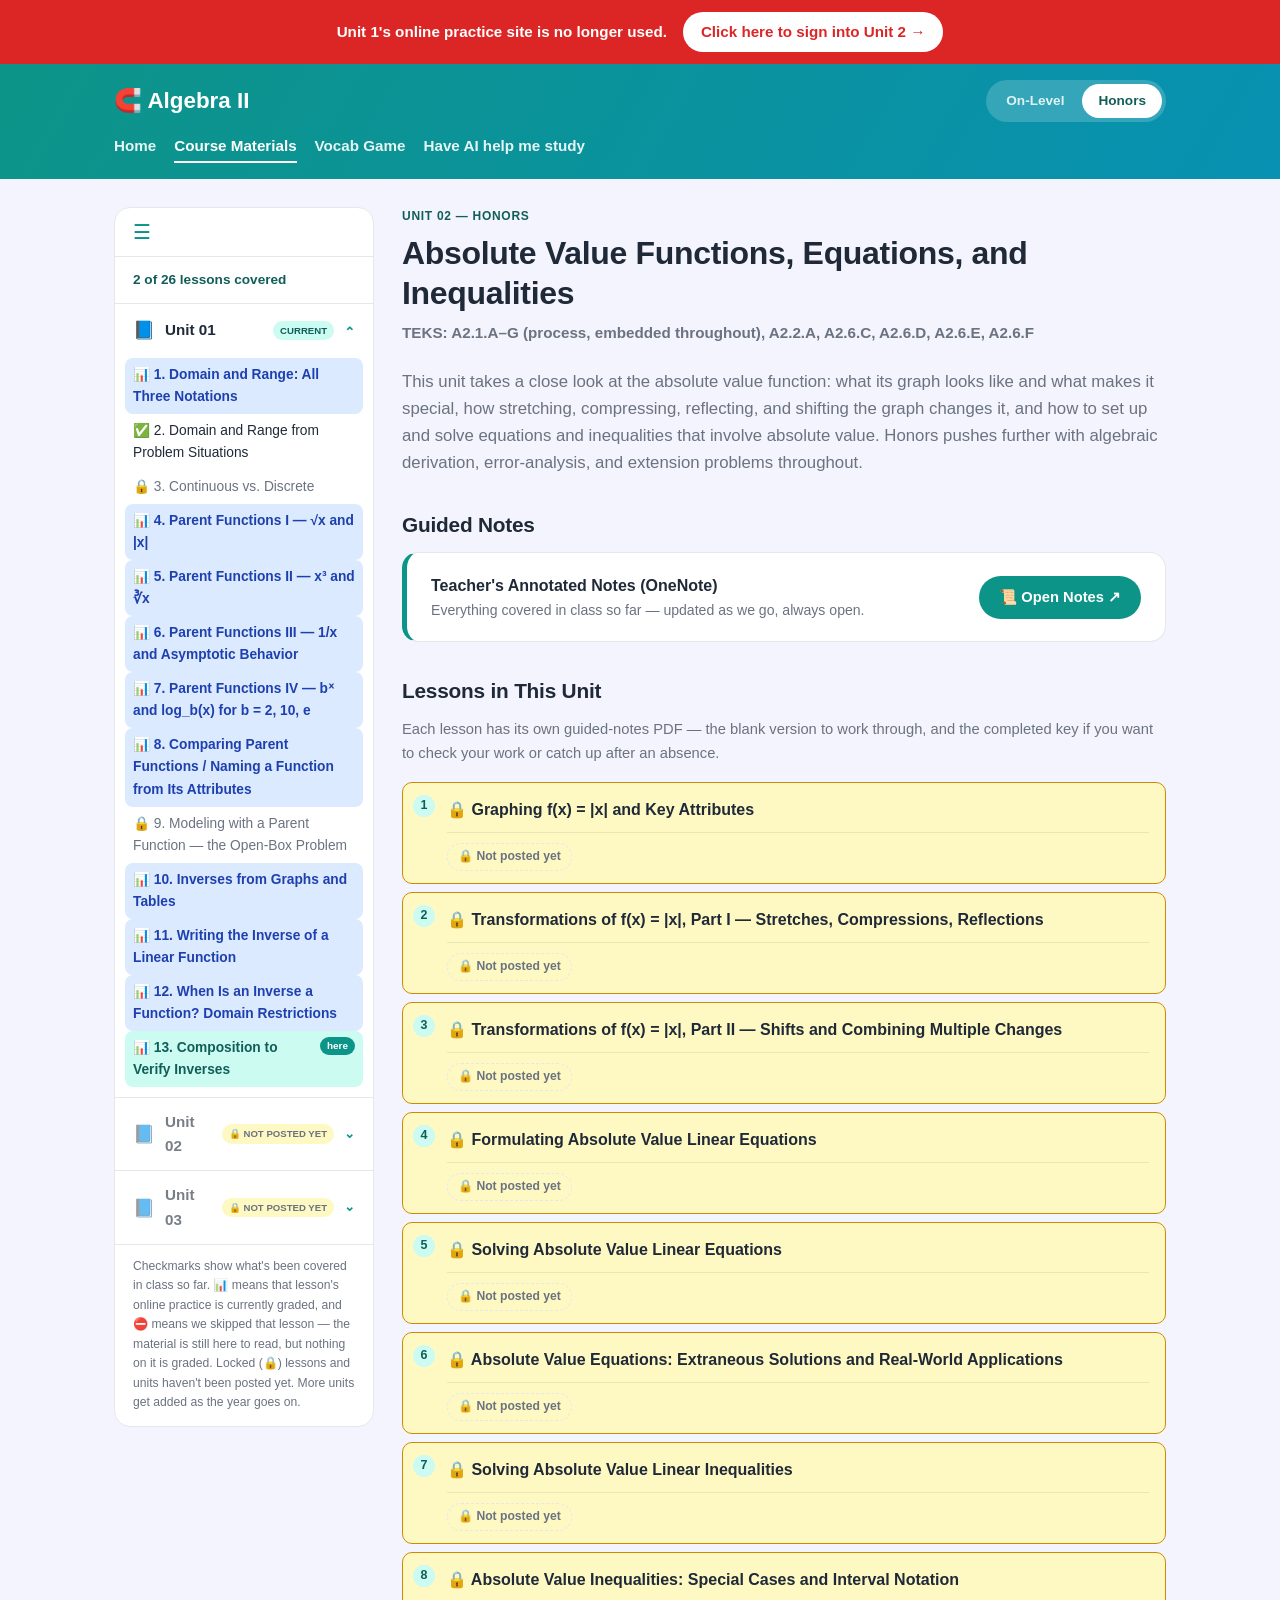
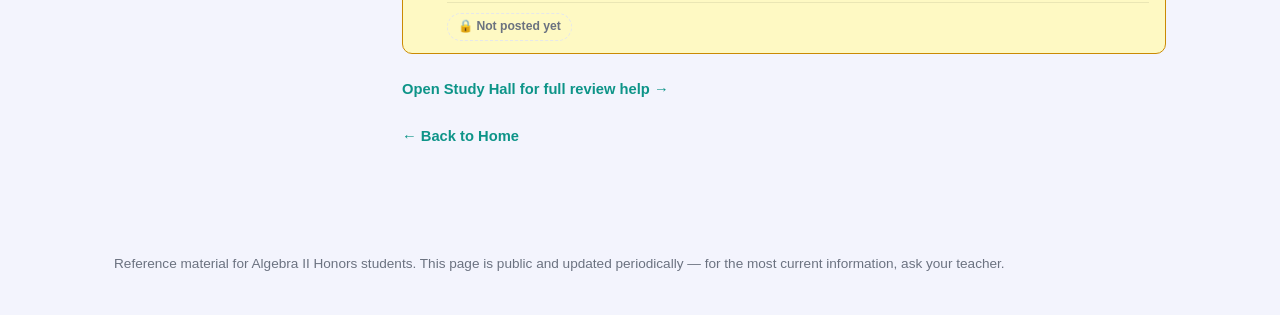
<file: honors/units/unit-02.html>
﻿<!DOCTYPE html>
<html lang="en">
<head>
<meta charset="UTF-8">
<meta name="viewport" content="width=device-width, initial-scale=1.0">
<title>Unit 02 - Absolute Value Functions, Equations, and Inequalities | Algebra II Honors</title>
<link rel="stylesheet" href="../../assets/style.css">
<link rel="stylesheet" href="../../assets/theme-honors.css">
<script src="../../assets/site.js" defer></script>
</head>
<body>

<div class="site-announce">
  <div class="wrap">
    <span class="site-announce-text">Unit 1's online practice site is no longer used.</span>
    <a class="site-announce-btn" href="https://algebra2-practice-26-27.pages.dev/" target="_blank" rel="noopener">Click here to sign into Unit 2 &rarr;</a>
  </div>
</div>
<header class="site">
  <div class="wrap">
    <div class="header-top">
      <p class="site-title"><a href="../index.html"><span class="emoji">&#129522;</span> Algebra II</a></p>
      <div class="track-switch">
        <a href="../../on-level/units/unit-02.html" class="track-pill">On-Level</a>
        <a href="unit-02.html" class="track-pill active">Honors</a>
      </div>
    </div>
    <nav class="site-nav">
      <a href="../index.html">Home</a>
      <a href="unit-02.html" class="active">Course Materials</a>
      <a href="../vocab.html">Vocab Game</a>
      <a href="../study-hall.html">Have AI help me study</a>
    </nav>
  </div>
</header>

<div class="page">

  <aside class="sidebar" id="sidebar">
    <button class="sidebar-hamburger" id="sidebarHamburger" aria-label="Toggle course progress panel" title="Toggle course progress panel">
      <span class="bars">&#9776;</span>
    </button>
    <div class="sidebar-body">
    <div class="sidebar-progress">2 of 26 lessons covered
    </div>
    <details class="unit-group" open>
      <summary class="unit-row"><span class="unit-icon">&#128216;</span> <span class="unit-label">Unit 01</span> <span class="current-unit-badge">current</span> <span class="unit-chevron">&#8964;</span></summary>
      <ul class="lesson-checklist">
        <li class="graded"><a href="../units/unit-01.html#lesson-01" title="Graded &mdash; due Wed, Aug 26">&#128202; 1. Domain and Range: All Three Notations</a></li>
        <li class="done"><a href="../units/unit-01.html#lesson-02">&#9989; 2. Domain and Range from Problem Situations</a></li>
        <li class="skipped locked"><span class="lock-label" title="Not posted yet">&#128274; 3. Continuous vs. Discrete</span></li>
        <li class="graded"><a href="../units/unit-01.html#lesson-04" title="Graded &mdash; due Wed, Aug 26">&#128202; 4. Parent Functions I — √x and |x|</a></li>
        <li class="graded"><a href="../units/unit-01.html#lesson-05" title="Graded &mdash; due Wed, Sep 2">&#128202; 5. Parent Functions II — x³ and ∛x</a></li>
        <li class="graded"><a href="../units/unit-01.html#lesson-06" title="Graded &mdash; due Wed, Sep 2">&#128202; 6. Parent Functions III — 1/x and Asymptotic Behavior</a></li>
        <li class="graded"><a href="../units/unit-01.html#lesson-07" title="Graded &mdash; due Wed, Sep 2">&#128202; 7. Parent Functions IV — bˣ and log_b(x) for b = 2, 10, e</a></li>
        <li class="graded"><a href="../units/unit-01.html#lesson-08" title="Graded &mdash; due Wed, Sep 2">&#128202; 8. Comparing Parent Functions / Naming a Function from Its Attributes</a></li>
        <li class="skipped locked"><span class="lock-label" title="Not posted yet">&#128274; 9. Modeling with a Parent Function — the Open-Box Problem</span></li>
        <li class="graded"><a href="../units/unit-01.html#lesson-10" title="Graded &mdash; due Wed, Sep 9">&#128202; 10. Inverses from Graphs and Tables</a></li>
        <li class="graded"><a href="../units/unit-01.html#lesson-11" title="Graded &mdash; due Wed, Sep 9">&#128202; 11. Writing the Inverse of a Linear Function</a></li>
        <li class="graded"><a href="../units/unit-01.html#lesson-12" title="Graded &mdash; due Wed, Sep 9">&#128202; 12. When Is an Inverse a Function? Domain Restrictions</a></li>
        <li class="graded current"><a href="../units/unit-01.html#lesson-13" title="Graded &mdash; due Wed, Sep 9">&#128202; 13. Composition to Verify Inverses <span class="here-badge">here</span></a></li>
      </ul>
    </details>
    <details class="unit-group locked-unit">
      <summary class="unit-row"><span class="unit-icon">&#128216;</span> <span class="unit-label">Unit 02</span> <span class="locked-badge">&#128274; not posted yet</span> <span class="unit-chevron">&#8964;</span></summary>
      <ul class="lesson-checklist">
        <li class="todo locked"><span class="lock-label" title="Not posted yet">&#128274; 1. Graphing f(x) = |x| and Key Attributes</span></li>
        <li class="todo locked"><span class="lock-label" title="Not posted yet">&#128274; 2. Transformations of f(x) = |x|, Part I — Stretches, Compressions, Reflections</span></li>
        <li class="todo locked"><span class="lock-label" title="Not posted yet">&#128274; 3. Transformations of f(x) = |x|, Part II — Shifts and Combining Multiple Changes</span></li>
        <li class="todo locked"><span class="lock-label" title="Not posted yet">&#128274; 4. Formulating Absolute Value Linear Equations</span></li>
        <li class="todo locked"><span class="lock-label" title="Not posted yet">&#128274; 5. Solving Absolute Value Linear Equations</span></li>
        <li class="todo locked"><span class="lock-label" title="Not posted yet">&#128274; 6. Absolute Value Equations: Extraneous Solutions and Real-World Applications</span></li>
        <li class="todo locked"><span class="lock-label" title="Not posted yet">&#128274; 7. Solving Absolute Value Linear Inequalities</span></li>
        <li class="todo locked"><span class="lock-label" title="Not posted yet">&#128274; 8. Absolute Value Inequalities: Special Cases and Interval Notation</span></li>
      </ul>
    </details>
    <details class="unit-group locked-unit">
      <summary class="unit-row"><span class="unit-icon">&#128216;</span> <span class="unit-label">Unit 03</span> <span class="locked-badge">&#128274; not posted yet</span> <span class="unit-chevron">&#8964;</span></summary>
      <ul class="lesson-checklist">
        <li class="todo locked"><span class="lock-label" title="Not posted yet">&#128274; 1. Formulating Three-Variable Linear Systems</span></li>
        <li class="todo locked"><span class="lock-label" title="Not posted yet">&#128274; 2. Solving 3×3 Systems by Gaussian Elimination</span></li>
        <li class="todo locked"><span class="lock-label" title="Not posted yet">&#128274; 3. Solving 3×3 Systems with Technology: Matrices</span></li>
        <li class="todo locked"><span class="lock-label" title="Not posted yet">&#128274; 4. Solving 3×3 Systems by Substitution; Special Cases</span></li>
        <li class="todo locked"><span class="lock-label" title="Not posted yet">&#128274; 5. Three-Variable Systems: Choosing a Method and Applying It</span></li>
      </ul>
    </details>
      <div class="sidebar-note">Checkmarks show what's been covered in class so far. &#128202; means that lesson's online practice is currently graded, and &#9940; means we skipped that lesson &mdash; the material is still here to read, but nothing on it is graded. Locked (&#128274;) lessons and units haven't been posted yet. More units get added as the year goes on.</div>
    </div>
  </aside>
  <main class="content">
    <p class="eyebrow">Unit 02 &mdash; Honors</p>
    <h1 class="page-title">Absolute Value Functions, Equations, and Inequalities</h1>
    <p class="unit-meta">TEKS: A2.1.A–G (process, embedded throughout), A2.2.A, A2.6.C, A2.6.D, A2.6.E, A2.6.F</p>

    <p class="lede">This unit takes a close look at the absolute value function: what its graph looks like and what makes it special, how stretching, compressing, reflecting, and shifting the graph changes it, and how to set up and solve equations and inequalities that involve absolute value. Honors pushes further with algebraic derivation, error-analysis, and extension problems throughout.</p>

    <h2 class="section-title">Guided Notes</h2>
    <div class="download-box notebook">
      <div>
        <div class="label">Teacher's Annotated Notes (OneNote)</div>
        <div class="sub">Everything covered in class so far &mdash; updated as we go, always open.</div>
      </div>
      <a class="btn" href="https://pottsboroisd-my.sharepoint.com/:o:/g/personal/david_everman_pottsboroisd_org/IgBmyBvtEgaXQphQN5OHGfrHAdD_5NVHk4gNiPSGMOtU4yA?e=eXLL2P" target="_blank" rel="noopener">&#128220; Open Notes &#8599;</a>
    </div>

    <h2 class="section-title">Lessons in This Unit</h2>
    <p class="lede" style="font-size: 0.92rem; margin-bottom: 14px;">Each lesson has its own guided-notes PDF &mdash; the blank version to work through, and the completed key if you want to check your work or catch up after an absence.</p>
    <ol class="lesson-list">
      <li id="lesson-01" class="todo"><span class="lesson-title">&#128274; Graphing f(x) = |x| and Key Attributes</span> <span class="lesson-actions"><span class="lesson-link soon" title="Not posted yet">&#128274; Not posted yet</span></span></li>
      <li id="lesson-02" class="todo"><span class="lesson-title">&#128274; Transformations of f(x) = |x|, Part I — Stretches, Compressions, Reflections</span> <span class="lesson-actions"><span class="lesson-link soon" title="Not posted yet">&#128274; Not posted yet</span></span></li>
      <li id="lesson-03" class="todo"><span class="lesson-title">&#128274; Transformations of f(x) = |x|, Part II — Shifts and Combining Multiple Changes</span> <span class="lesson-actions"><span class="lesson-link soon" title="Not posted yet">&#128274; Not posted yet</span></span></li>
      <li id="lesson-04" class="todo"><span class="lesson-title">&#128274; Formulating Absolute Value Linear Equations</span> <span class="lesson-actions"><span class="lesson-link soon" title="Not posted yet">&#128274; Not posted yet</span></span></li>
      <li id="lesson-05" class="todo"><span class="lesson-title">&#128274; Solving Absolute Value Linear Equations</span> <span class="lesson-actions"><span class="lesson-link soon" title="Not posted yet">&#128274; Not posted yet</span></span></li>
      <li id="lesson-06" class="todo"><span class="lesson-title">&#128274; Absolute Value Equations: Extraneous Solutions and Real-World Applications</span> <span class="lesson-actions"><span class="lesson-link soon" title="Not posted yet">&#128274; Not posted yet</span></span></li>
      <li id="lesson-07" class="todo"><span class="lesson-title">&#128274; Solving Absolute Value Linear Inequalities</span> <span class="lesson-actions"><span class="lesson-link soon" title="Not posted yet">&#128274; Not posted yet</span></span></li>
      <li id="lesson-08" class="todo"><span class="lesson-title">&#128274; Absolute Value Inequalities: Special Cases and Interval Notation</span> <span class="lesson-actions"><span class="lesson-link soon" title="Not posted yet">&#128274; Not posted yet</span></span></li>
    </ol>

    <p><a class="back-link" href="../study-hall.html">Open Study Hall for full review help &rarr;</a></p>
    <p><a class="back-link" href="../index.html">&larr; Back to Home</a></p>
  </main>
</div>

<footer class="site">
  <div class="wrap">
    Reference material for Algebra II Honors students. This page is public and updated periodically &mdash; for the most current information, ask your teacher.
  </div>
</footer>

</body>
</html>
</file>
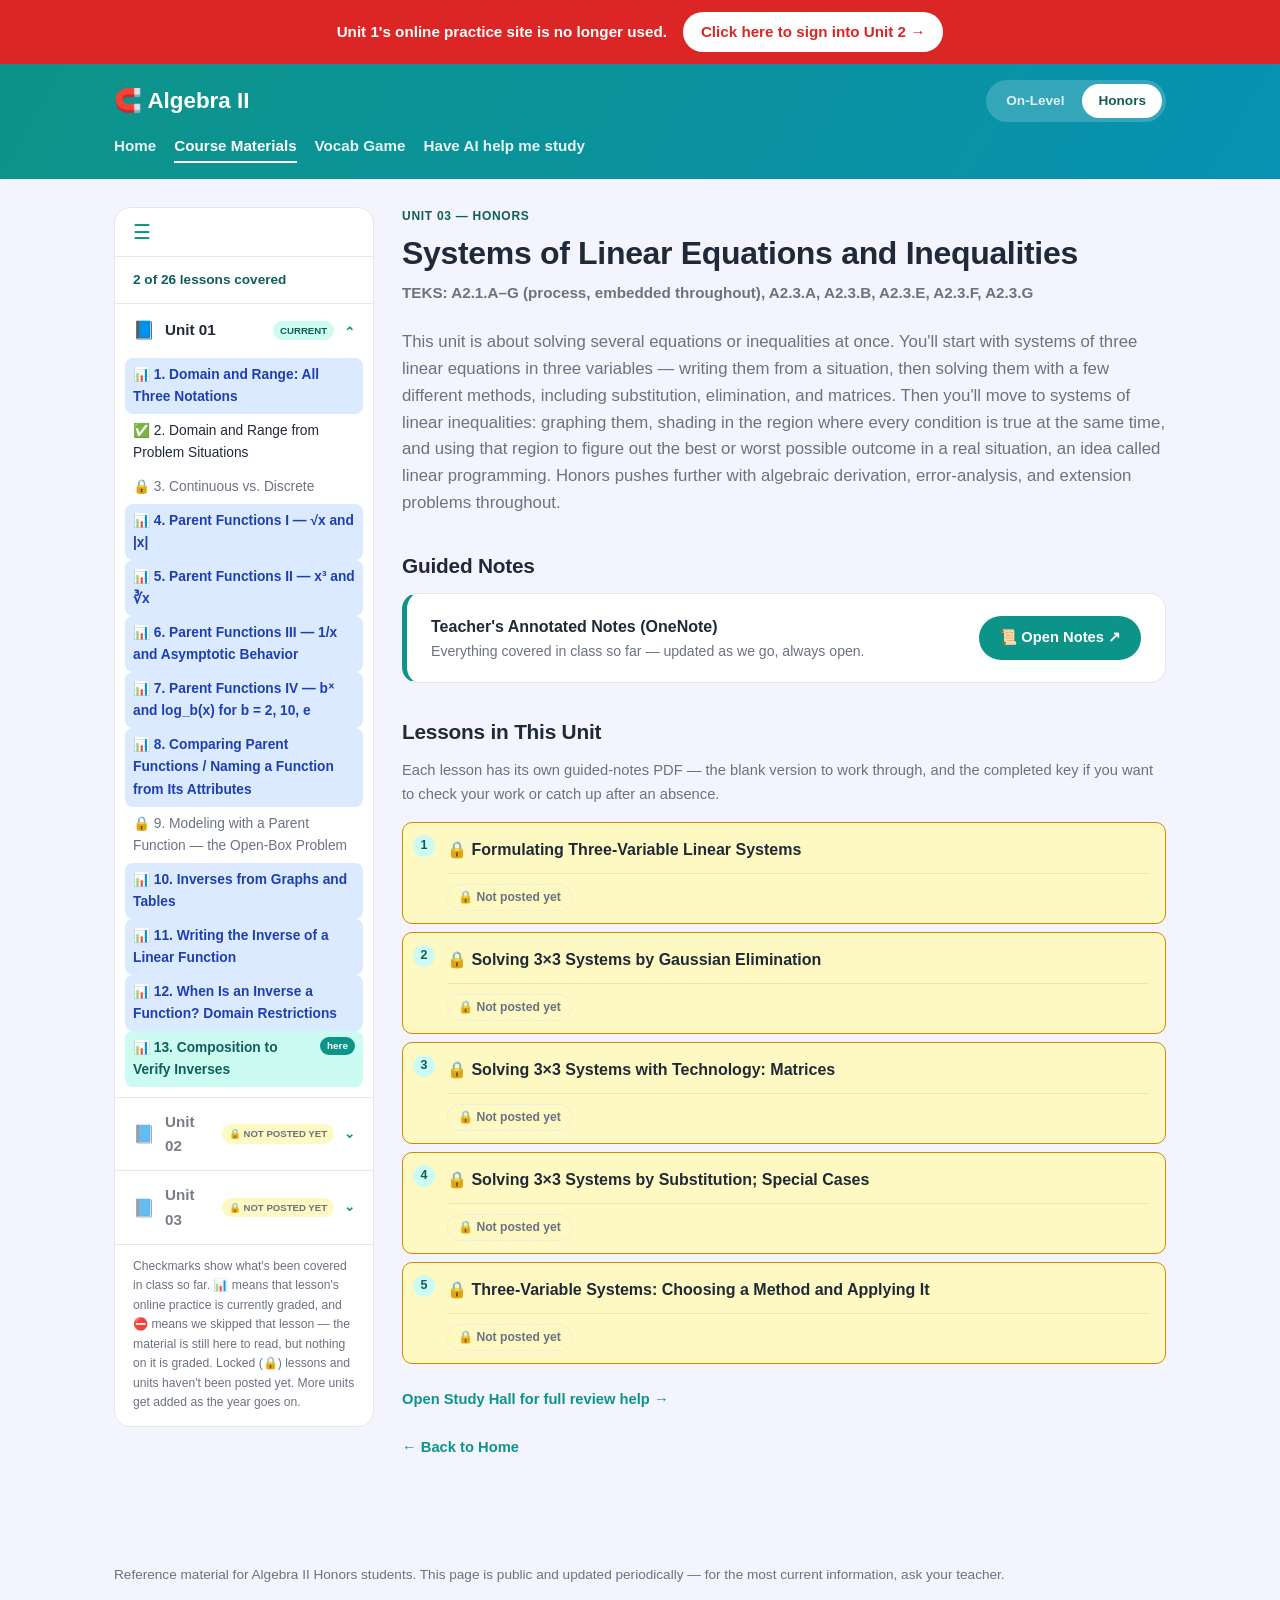
<file: honors/units/unit-03.html>
﻿<!DOCTYPE html>
<html lang="en">
<head>
<meta charset="UTF-8">
<meta name="viewport" content="width=device-width, initial-scale=1.0">
<title>Unit 03 - Systems of Linear Equations and Inequalities | Algebra II Honors</title>
<link rel="stylesheet" href="../../assets/style.css">
<link rel="stylesheet" href="../../assets/theme-honors.css">
<script src="../../assets/site.js" defer></script>
</head>
<body>

<div class="site-announce">
  <div class="wrap">
    <span class="site-announce-text">Unit 1's online practice site is no longer used.</span>
    <a class="site-announce-btn" href="https://algebra2-practice-26-27.pages.dev/" target="_blank" rel="noopener">Click here to sign into Unit 2 &rarr;</a>
  </div>
</div>
<header class="site">
  <div class="wrap">
    <div class="header-top">
      <p class="site-title"><a href="../index.html"><span class="emoji">&#129522;</span> Algebra II</a></p>
      <div class="track-switch">
        <a href="../../on-level/units/unit-03.html" class="track-pill">On-Level</a>
        <a href="unit-03.html" class="track-pill active">Honors</a>
      </div>
    </div>
    <nav class="site-nav">
      <a href="../index.html">Home</a>
      <a href="unit-03.html" class="active">Course Materials</a>
      <a href="../vocab.html">Vocab Game</a>
      <a href="../study-hall.html">Have AI help me study</a>
    </nav>
  </div>
</header>

<div class="page">

  <aside class="sidebar" id="sidebar">
    <button class="sidebar-hamburger" id="sidebarHamburger" aria-label="Toggle course progress panel" title="Toggle course progress panel">
      <span class="bars">&#9776;</span>
    </button>
    <div class="sidebar-body">
    <div class="sidebar-progress">2 of 26 lessons covered
    </div>
    <details class="unit-group" open>
      <summary class="unit-row"><span class="unit-icon">&#128216;</span> <span class="unit-label">Unit 01</span> <span class="current-unit-badge">current</span> <span class="unit-chevron">&#8964;</span></summary>
      <ul class="lesson-checklist">
        <li class="graded"><a href="../units/unit-01.html#lesson-01" title="Graded &mdash; due Wed, Aug 26">&#128202; 1. Domain and Range: All Three Notations</a></li>
        <li class="done"><a href="../units/unit-01.html#lesson-02">&#9989; 2. Domain and Range from Problem Situations</a></li>
        <li class="skipped locked"><span class="lock-label" title="Not posted yet">&#128274; 3. Continuous vs. Discrete</span></li>
        <li class="graded"><a href="../units/unit-01.html#lesson-04" title="Graded &mdash; due Wed, Aug 26">&#128202; 4. Parent Functions I — √x and |x|</a></li>
        <li class="graded"><a href="../units/unit-01.html#lesson-05" title="Graded &mdash; due Wed, Sep 2">&#128202; 5. Parent Functions II — x³ and ∛x</a></li>
        <li class="graded"><a href="../units/unit-01.html#lesson-06" title="Graded &mdash; due Wed, Sep 2">&#128202; 6. Parent Functions III — 1/x and Asymptotic Behavior</a></li>
        <li class="graded"><a href="../units/unit-01.html#lesson-07" title="Graded &mdash; due Wed, Sep 2">&#128202; 7. Parent Functions IV — bˣ and log_b(x) for b = 2, 10, e</a></li>
        <li class="graded"><a href="../units/unit-01.html#lesson-08" title="Graded &mdash; due Wed, Sep 2">&#128202; 8. Comparing Parent Functions / Naming a Function from Its Attributes</a></li>
        <li class="skipped locked"><span class="lock-label" title="Not posted yet">&#128274; 9. Modeling with a Parent Function — the Open-Box Problem</span></li>
        <li class="graded"><a href="../units/unit-01.html#lesson-10" title="Graded &mdash; due Wed, Sep 9">&#128202; 10. Inverses from Graphs and Tables</a></li>
        <li class="graded"><a href="../units/unit-01.html#lesson-11" title="Graded &mdash; due Wed, Sep 9">&#128202; 11. Writing the Inverse of a Linear Function</a></li>
        <li class="graded"><a href="../units/unit-01.html#lesson-12" title="Graded &mdash; due Wed, Sep 9">&#128202; 12. When Is an Inverse a Function? Domain Restrictions</a></li>
        <li class="graded current"><a href="../units/unit-01.html#lesson-13" title="Graded &mdash; due Wed, Sep 9">&#128202; 13. Composition to Verify Inverses <span class="here-badge">here</span></a></li>
      </ul>
    </details>
    <details class="unit-group locked-unit">
      <summary class="unit-row"><span class="unit-icon">&#128216;</span> <span class="unit-label">Unit 02</span> <span class="locked-badge">&#128274; not posted yet</span> <span class="unit-chevron">&#8964;</span></summary>
      <ul class="lesson-checklist">
        <li class="todo locked"><span class="lock-label" title="Not posted yet">&#128274; 1. Graphing f(x) = |x| and Key Attributes</span></li>
        <li class="todo locked"><span class="lock-label" title="Not posted yet">&#128274; 2. Transformations of f(x) = |x|, Part I — Stretches, Compressions, Reflections</span></li>
        <li class="todo locked"><span class="lock-label" title="Not posted yet">&#128274; 3. Transformations of f(x) = |x|, Part II — Shifts and Combining Multiple Changes</span></li>
        <li class="todo locked"><span class="lock-label" title="Not posted yet">&#128274; 4. Formulating Absolute Value Linear Equations</span></li>
        <li class="todo locked"><span class="lock-label" title="Not posted yet">&#128274; 5. Solving Absolute Value Linear Equations</span></li>
        <li class="todo locked"><span class="lock-label" title="Not posted yet">&#128274; 6. Absolute Value Equations: Extraneous Solutions and Real-World Applications</span></li>
        <li class="todo locked"><span class="lock-label" title="Not posted yet">&#128274; 7. Solving Absolute Value Linear Inequalities</span></li>
        <li class="todo locked"><span class="lock-label" title="Not posted yet">&#128274; 8. Absolute Value Inequalities: Special Cases and Interval Notation</span></li>
      </ul>
    </details>
    <details class="unit-group locked-unit">
      <summary class="unit-row"><span class="unit-icon">&#128216;</span> <span class="unit-label">Unit 03</span> <span class="locked-badge">&#128274; not posted yet</span> <span class="unit-chevron">&#8964;</span></summary>
      <ul class="lesson-checklist">
        <li class="todo locked"><span class="lock-label" title="Not posted yet">&#128274; 1. Formulating Three-Variable Linear Systems</span></li>
        <li class="todo locked"><span class="lock-label" title="Not posted yet">&#128274; 2. Solving 3×3 Systems by Gaussian Elimination</span></li>
        <li class="todo locked"><span class="lock-label" title="Not posted yet">&#128274; 3. Solving 3×3 Systems with Technology: Matrices</span></li>
        <li class="todo locked"><span class="lock-label" title="Not posted yet">&#128274; 4. Solving 3×3 Systems by Substitution; Special Cases</span></li>
        <li class="todo locked"><span class="lock-label" title="Not posted yet">&#128274; 5. Three-Variable Systems: Choosing a Method and Applying It</span></li>
      </ul>
    </details>
      <div class="sidebar-note">Checkmarks show what's been covered in class so far. &#128202; means that lesson's online practice is currently graded, and &#9940; means we skipped that lesson &mdash; the material is still here to read, but nothing on it is graded. Locked (&#128274;) lessons and units haven't been posted yet. More units get added as the year goes on.</div>
    </div>
  </aside>
  <main class="content">
    <p class="eyebrow">Unit 03 &mdash; Honors</p>
    <h1 class="page-title">Systems of Linear Equations and Inequalities</h1>
    <p class="unit-meta">TEKS: A2.1.A–G (process, embedded throughout), A2.3.A, A2.3.B, A2.3.E, A2.3.F, A2.3.G</p>

    <p class="lede">This unit is about solving several equations or inequalities at once. You'll start with systems of three linear equations in three variables — writing them from a situation, then solving them with a few different methods, including substitution, elimination, and matrices. Then you'll move to systems of linear inequalities: graphing them, shading in the region where every condition is true at the same time, and using that region to figure out the best or worst possible outcome in a real situation, an idea called linear programming. Honors pushes further with algebraic derivation, error-analysis, and extension problems throughout.</p>

    <h2 class="section-title">Guided Notes</h2>
    <div class="download-box notebook">
      <div>
        <div class="label">Teacher's Annotated Notes (OneNote)</div>
        <div class="sub">Everything covered in class so far &mdash; updated as we go, always open.</div>
      </div>
      <a class="btn" href="https://pottsboroisd-my.sharepoint.com/:o:/g/personal/david_everman_pottsboroisd_org/IgBmyBvtEgaXQphQN5OHGfrHAdD_5NVHk4gNiPSGMOtU4yA?e=eXLL2P" target="_blank" rel="noopener">&#128220; Open Notes &#8599;</a>
    </div>

    <h2 class="section-title">Lessons in This Unit</h2>
    <p class="lede" style="font-size: 0.92rem; margin-bottom: 14px;">Each lesson has its own guided-notes PDF &mdash; the blank version to work through, and the completed key if you want to check your work or catch up after an absence.</p>
    <ol class="lesson-list">
      <li id="lesson-01" class="todo"><span class="lesson-title">&#128274; Formulating Three-Variable Linear Systems</span> <span class="lesson-actions"><span class="lesson-link soon" title="Not posted yet">&#128274; Not posted yet</span></span></li>
      <li id="lesson-02" class="todo"><span class="lesson-title">&#128274; Solving 3×3 Systems by Gaussian Elimination</span> <span class="lesson-actions"><span class="lesson-link soon" title="Not posted yet">&#128274; Not posted yet</span></span></li>
      <li id="lesson-03" class="todo"><span class="lesson-title">&#128274; Solving 3×3 Systems with Technology: Matrices</span> <span class="lesson-actions"><span class="lesson-link soon" title="Not posted yet">&#128274; Not posted yet</span></span></li>
      <li id="lesson-04" class="todo"><span class="lesson-title">&#128274; Solving 3×3 Systems by Substitution; Special Cases</span> <span class="lesson-actions"><span class="lesson-link soon" title="Not posted yet">&#128274; Not posted yet</span></span></li>
      <li id="lesson-05" class="todo"><span class="lesson-title">&#128274; Three-Variable Systems: Choosing a Method and Applying It</span> <span class="lesson-actions"><span class="lesson-link soon" title="Not posted yet">&#128274; Not posted yet</span></span></li>
    </ol>

    <p><a class="back-link" href="../study-hall.html">Open Study Hall for full review help &rarr;</a></p>
    <p><a class="back-link" href="../index.html">&larr; Back to Home</a></p>
  </main>
</div>

<footer class="site">
  <div class="wrap">
    Reference material for Algebra II Honors students. This page is public and updated periodically &mdash; for the most current information, ask your teacher.
  </div>
</footer>

</body>
</html>
</file>
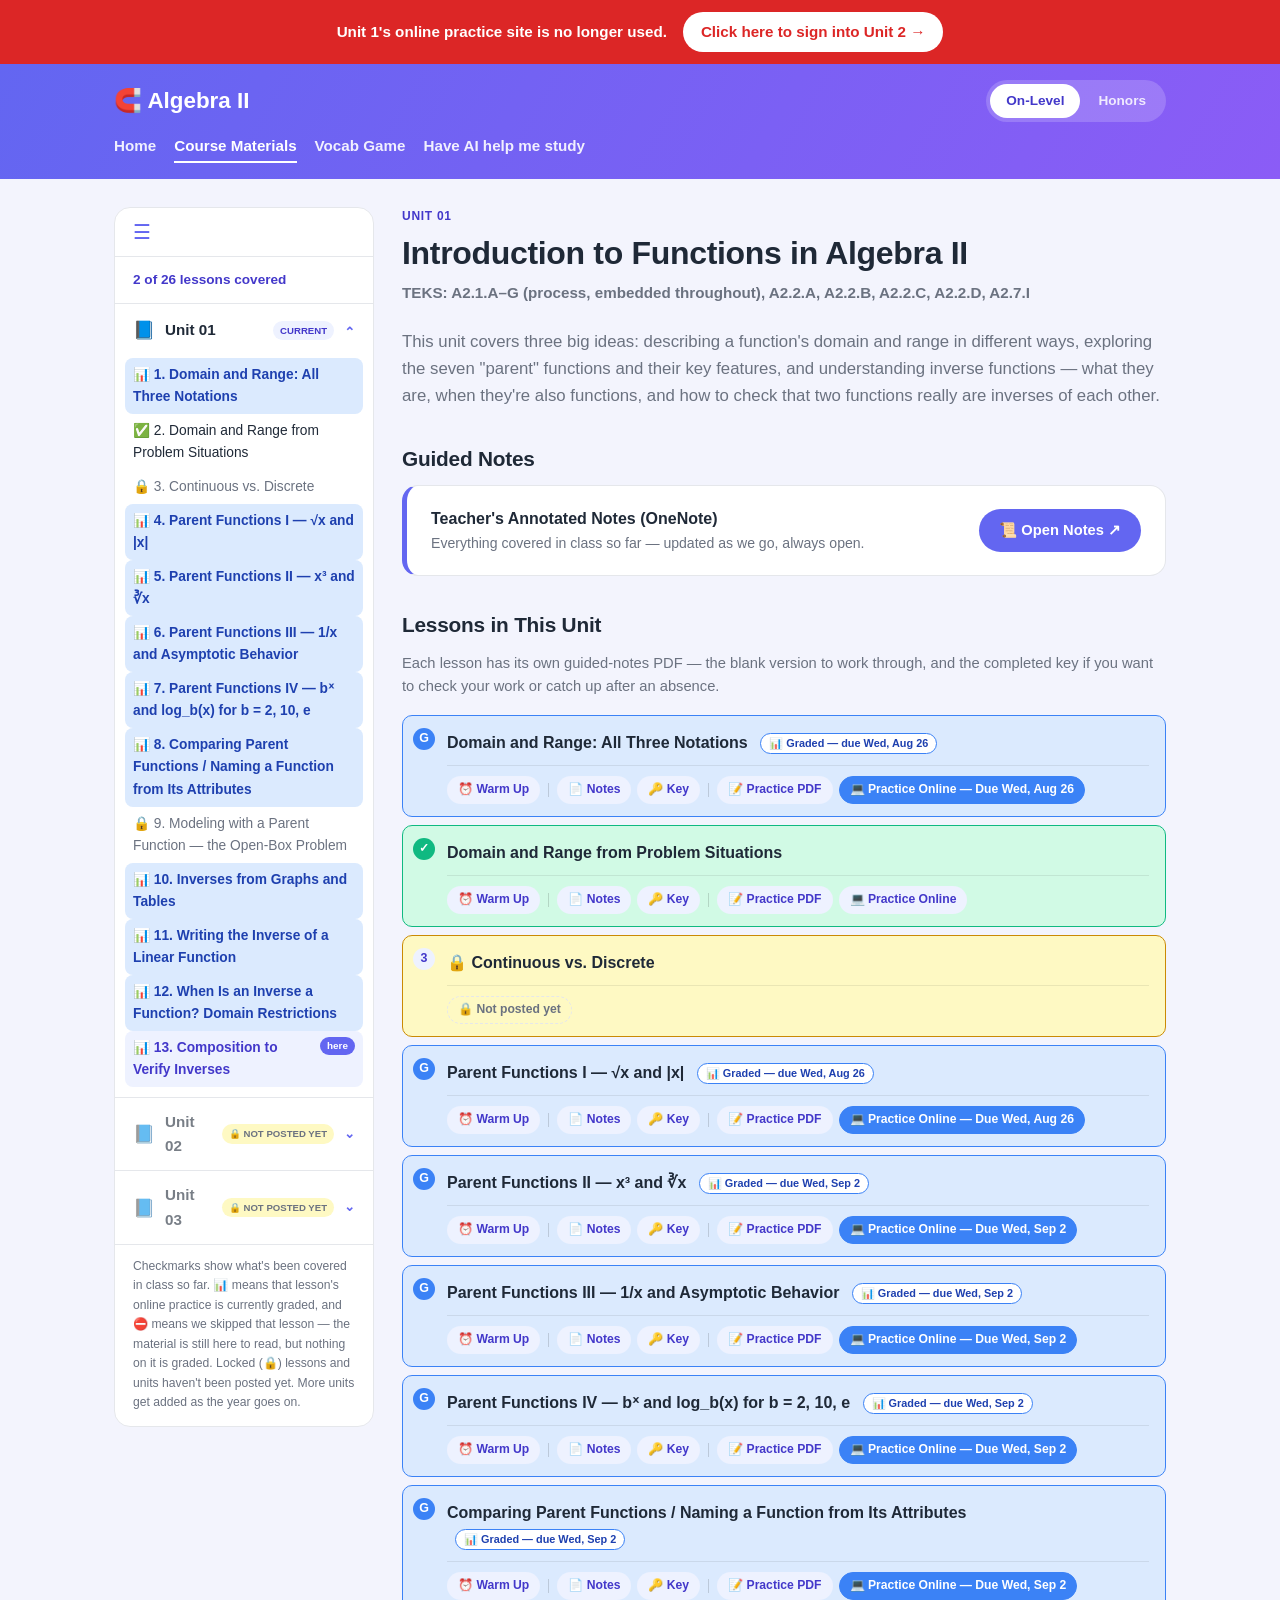
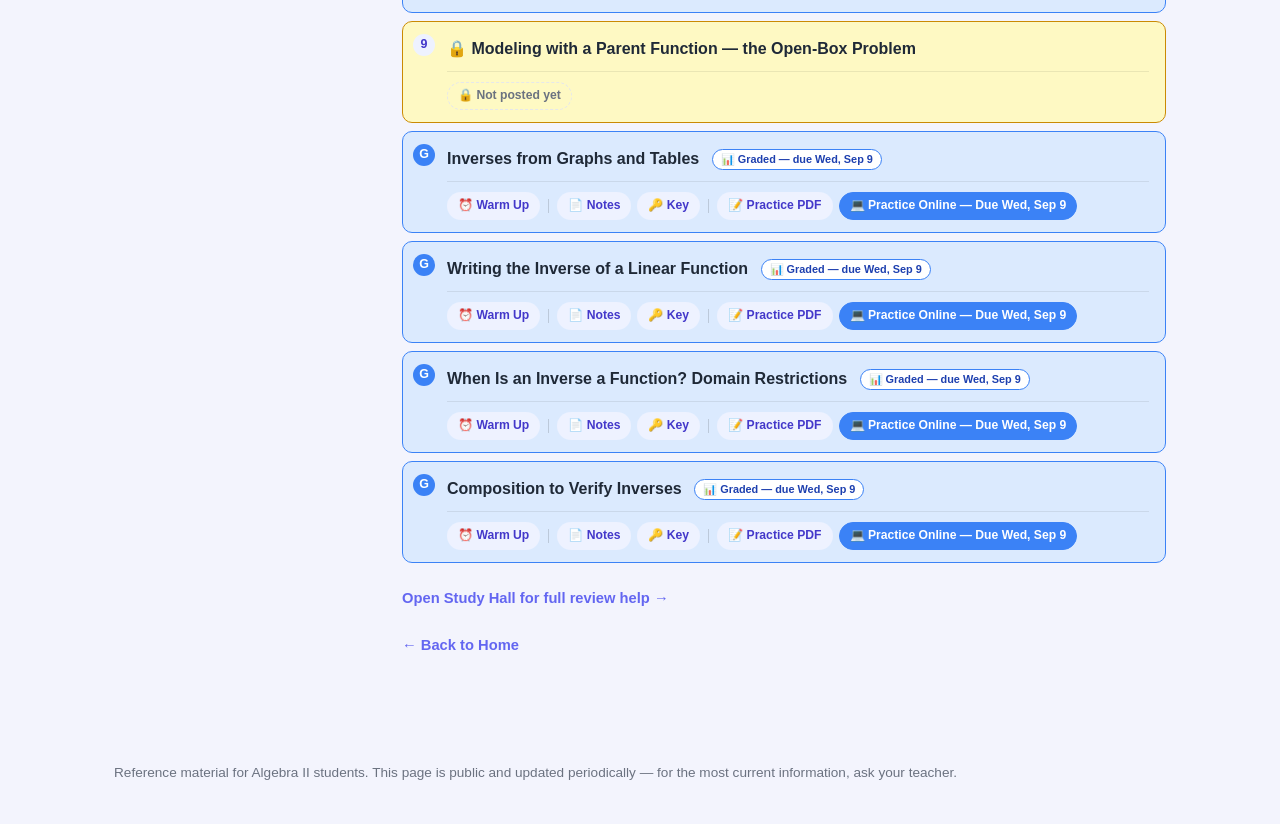
<file: on-level/units/unit-01.html>
﻿<!DOCTYPE html>
<html lang="en">
<head>
<meta charset="UTF-8">
<meta name="viewport" content="width=device-width, initial-scale=1.0">
<title>Unit 01 - Introduction to Functions in Algebra II | Algebra II On-Level</title>
<link rel="stylesheet" href="../../assets/style.css">
<link rel="stylesheet" href="../../assets/theme-on-level.css">
<script src="../../assets/site.js" defer></script>
</head>
<body>

<div class="site-announce">
  <div class="wrap">
    <span class="site-announce-text">Unit 1's online practice site is no longer used.</span>
    <a class="site-announce-btn" href="https://algebra2-practice-26-27.pages.dev/" target="_blank" rel="noopener">Click here to sign into Unit 2 &rarr;</a>
  </div>
</div>
<header class="site">
  <div class="wrap">
    <div class="header-top">
      <p class="site-title"><a href="../index.html"><span class="emoji">&#129522;</span> Algebra II</a></p>
      <div class="track-switch">
        <a href="unit-01.html" class="track-pill active">On-Level</a>
        <a href="../../honors/units/unit-01.html" class="track-pill">Honors</a>
      </div>
    </div>
    <nav class="site-nav">
      <a href="../index.html">Home</a>
      <a href="unit-01.html" class="active">Course Materials</a>
      <a href="../vocab.html">Vocab Game</a>
      <a href="../study-hall.html">Have AI help me study</a>
    </nav>
  </div>
</header>

<div class="page">

  <aside class="sidebar" id="sidebar">
    <button class="sidebar-hamburger" id="sidebarHamburger" aria-label="Toggle course progress panel" title="Toggle course progress panel">
      <span class="bars">&#9776;</span>
    </button>
    <div class="sidebar-body">
    <div class="sidebar-progress">2 of 26 lessons covered
    </div>
    <details class="unit-group" open>
      <summary class="unit-row"><span class="unit-icon">&#128216;</span> <span class="unit-label">Unit 01</span> <span class="current-unit-badge">current</span> <span class="unit-chevron">&#8964;</span></summary>
      <ul class="lesson-checklist">
        <li class="graded"><a href="../units/unit-01.html#lesson-01" title="Graded &mdash; due Wed, Aug 26">&#128202; 1. Domain and Range: All Three Notations</a></li>
        <li class="done"><a href="../units/unit-01.html#lesson-02">&#9989; 2. Domain and Range from Problem Situations</a></li>
        <li class="skipped locked"><span class="lock-label" title="Not posted yet">&#128274; 3. Continuous vs. Discrete</span></li>
        <li class="graded"><a href="../units/unit-01.html#lesson-04" title="Graded &mdash; due Wed, Aug 26">&#128202; 4. Parent Functions I — √x and |x|</a></li>
        <li class="graded"><a href="../units/unit-01.html#lesson-05" title="Graded &mdash; due Wed, Sep 2">&#128202; 5. Parent Functions II — x³ and ∛x</a></li>
        <li class="graded"><a href="../units/unit-01.html#lesson-06" title="Graded &mdash; due Wed, Sep 2">&#128202; 6. Parent Functions III — 1/x and Asymptotic Behavior</a></li>
        <li class="graded"><a href="../units/unit-01.html#lesson-07" title="Graded &mdash; due Wed, Sep 2">&#128202; 7. Parent Functions IV — bˣ and log_b(x) for b = 2, 10, e</a></li>
        <li class="graded"><a href="../units/unit-01.html#lesson-08" title="Graded &mdash; due Wed, Sep 2">&#128202; 8. Comparing Parent Functions / Naming a Function from Its Attributes</a></li>
        <li class="skipped locked"><span class="lock-label" title="Not posted yet">&#128274; 9. Modeling with a Parent Function — the Open-Box Problem</span></li>
        <li class="graded"><a href="../units/unit-01.html#lesson-10" title="Graded &mdash; due Wed, Sep 9">&#128202; 10. Inverses from Graphs and Tables</a></li>
        <li class="graded"><a href="../units/unit-01.html#lesson-11" title="Graded &mdash; due Wed, Sep 9">&#128202; 11. Writing the Inverse of a Linear Function</a></li>
        <li class="graded"><a href="../units/unit-01.html#lesson-12" title="Graded &mdash; due Wed, Sep 9">&#128202; 12. When Is an Inverse a Function? Domain Restrictions</a></li>
        <li class="graded current"><a href="../units/unit-01.html#lesson-13" title="Graded &mdash; due Wed, Sep 9">&#128202; 13. Composition to Verify Inverses <span class="here-badge">here</span></a></li>
      </ul>
    </details>
    <details class="unit-group locked-unit">
      <summary class="unit-row"><span class="unit-icon">&#128216;</span> <span class="unit-label">Unit 02</span> <span class="locked-badge">&#128274; not posted yet</span> <span class="unit-chevron">&#8964;</span></summary>
      <ul class="lesson-checklist">
        <li class="todo locked"><span class="lock-label" title="Not posted yet">&#128274; 1. Graphing f(x) = |x| and Key Attributes</span></li>
        <li class="todo locked"><span class="lock-label" title="Not posted yet">&#128274; 2. Transformations of f(x) = |x|, Part I — Stretches, Compressions, Reflections</span></li>
        <li class="todo locked"><span class="lock-label" title="Not posted yet">&#128274; 3. Transformations of f(x) = |x|, Part II — Shifts and Combining Multiple Changes</span></li>
        <li class="todo locked"><span class="lock-label" title="Not posted yet">&#128274; 4. Formulating Absolute Value Linear Equations</span></li>
        <li class="todo locked"><span class="lock-label" title="Not posted yet">&#128274; 5. Solving Absolute Value Linear Equations</span></li>
        <li class="todo locked"><span class="lock-label" title="Not posted yet">&#128274; 6. Absolute Value Equations: Extraneous Solutions and Real-World Applications</span></li>
        <li class="todo locked"><span class="lock-label" title="Not posted yet">&#128274; 7. Solving Absolute Value Linear Inequalities</span></li>
        <li class="todo locked"><span class="lock-label" title="Not posted yet">&#128274; 8. Absolute Value Inequalities: Special Cases and Interval Notation</span></li>
      </ul>
    </details>
    <details class="unit-group locked-unit">
      <summary class="unit-row"><span class="unit-icon">&#128216;</span> <span class="unit-label">Unit 03</span> <span class="locked-badge">&#128274; not posted yet</span> <span class="unit-chevron">&#8964;</span></summary>
      <ul class="lesson-checklist">
        <li class="todo locked"><span class="lock-label" title="Not posted yet">&#128274; 1. Formulating Three-Variable Linear Systems</span></li>
        <li class="todo locked"><span class="lock-label" title="Not posted yet">&#128274; 2. Solving 3×3 Systems by Gaussian Elimination</span></li>
        <li class="todo locked"><span class="lock-label" title="Not posted yet">&#128274; 3. Solving 3×3 Systems with Technology: Matrices</span></li>
        <li class="todo locked"><span class="lock-label" title="Not posted yet">&#128274; 4. Solving 3×3 Systems by Substitution; Special Cases</span></li>
        <li class="todo locked"><span class="lock-label" title="Not posted yet">&#128274; 5. Three-Variable Systems: Choosing a Method and Applying It</span></li>
      </ul>
    </details>
      <div class="sidebar-note">Checkmarks show what's been covered in class so far. &#128202; means that lesson's online practice is currently graded, and &#9940; means we skipped that lesson &mdash; the material is still here to read, but nothing on it is graded. Locked (&#128274;) lessons and units haven't been posted yet. More units get added as the year goes on.</div>
    </div>
  </aside>
  <main class="content">
    <p class="eyebrow">Unit 01</p>
    <h1 class="page-title">Introduction to Functions in Algebra II</h1>
    <p class="unit-meta">TEKS: A2.1.A–G (process, embedded throughout), A2.2.A, A2.2.B, A2.2.C, A2.2.D, A2.7.I</p>

    <p class="lede">This unit covers three big ideas: describing a function's domain and range in different ways, exploring the seven "parent" functions and their key features, and understanding inverse functions — what they are, when they're also functions, and how to check that two functions really are inverses of each other.</p>

    <h2 class="section-title">Guided Notes</h2>
    <div class="download-box notebook">
      <div>
        <div class="label">Teacher's Annotated Notes (OneNote)</div>
        <div class="sub">Everything covered in class so far &mdash; updated as we go, always open.</div>
      </div>
      <a class="btn" href="https://pottsboroisd-my.sharepoint.com/:o:/g/personal/david_everman_pottsboroisd_org/IgBmyBvtEgaXQphQN5OHGfrHAdD_5NVHk4gNiPSGMOtU4yA?e=eXLL2P" target="_blank" rel="noopener">&#128220; Open Notes &#8599;</a>
    </div>

    <h2 class="section-title">Lessons in This Unit</h2>
    <p class="lede" style="font-size: 0.92rem; margin-bottom: 14px;">Each lesson has its own guided-notes PDF &mdash; the blank version to work through, and the completed key if you want to check your work or catch up after an absence.</p>
    <ol class="lesson-list">
      <li id="lesson-01" class="graded"><span class="lesson-title">Domain and Range: All Three Notations <span class="graded-badge">&#128202; Graded &mdash; due Wed, Aug 26</span></span> <span class="lesson-actions"><a class="lesson-link" href="../files/unit-01-warm-up-01-student.pdf">&#9200; Warm Up</a> <span class="btn-sep"></span> <a class="lesson-link" href="../files/unit-01-lesson-01-student.pdf">&#128196; Notes</a> <a class="lesson-link" href="../files/unit-01-lesson-01-key.pdf">&#128273; Key</a> <span class="btn-sep"></span> <a class="lesson-link" href="../files/unit-01-practice-01-student.pdf">&#128221; Practice PDF</a> <a class="lesson-link graded" href="https://algebra2-practice-v2.pages.dev/unit-01.html?mode=lesson" target="_blank" rel="noopener">&#128187; Practice Online &mdash; Due Wed, Aug 26</a></span></li>
      <li id="lesson-02" class="done"><span class="lesson-title">Domain and Range from Problem Situations</span> <span class="lesson-actions"><a class="lesson-link" href="../files/unit-01-warm-up-02-student.pdf">&#9200; Warm Up</a> <span class="btn-sep"></span> <a class="lesson-link" href="../files/unit-01-lesson-02-student.pdf">&#128196; Notes</a> <a class="lesson-link" href="../files/unit-01-lesson-02-key.pdf">&#128273; Key</a> <span class="btn-sep"></span> <a class="lesson-link" href="../files/unit-01-practice-02-student.pdf">&#128221; Practice PDF</a> <a class="lesson-link" href="https://algebra2-practice-v2.pages.dev/unit-01.html?mode=lesson" target="_blank" rel="noopener">&#128187; Practice Online</a></span></li>
      <li id="lesson-03" class="todo"><span class="lesson-title">&#128274; Continuous vs. Discrete</span> <span class="lesson-actions"><span class="lesson-link soon" title="Not posted yet">&#128274; Not posted yet</span></span></li>
      <li id="lesson-04" class="graded"><span class="lesson-title">Parent Functions I — √x and |x| <span class="graded-badge">&#128202; Graded &mdash; due Wed, Aug 26</span></span> <span class="lesson-actions"><a class="lesson-link" href="../files/unit-01-warm-up-04-student.pdf">&#9200; Warm Up</a> <span class="btn-sep"></span> <a class="lesson-link" href="../files/unit-01-lesson-04-student.pdf">&#128196; Notes</a> <a class="lesson-link" href="../files/unit-01-lesson-04-key.pdf">&#128273; Key</a> <span class="btn-sep"></span> <a class="lesson-link" href="../files/unit-01-practice-04-student.pdf">&#128221; Practice PDF</a> <a class="lesson-link graded" href="https://algebra2-practice-v2.pages.dev/unit-01.html?mode=lesson" target="_blank" rel="noopener">&#128187; Practice Online &mdash; Due Wed, Aug 26</a></span></li>
      <li id="lesson-05" class="graded"><span class="lesson-title">Parent Functions II — x³ and ∛x <span class="graded-badge">&#128202; Graded &mdash; due Wed, Sep 2</span></span> <span class="lesson-actions"><a class="lesson-link" href="../files/unit-01-warm-up-05-student.pdf">&#9200; Warm Up</a> <span class="btn-sep"></span> <a class="lesson-link" href="../files/unit-01-lesson-05-student.pdf">&#128196; Notes</a> <a class="lesson-link" href="../files/unit-01-lesson-05-key.pdf">&#128273; Key</a> <span class="btn-sep"></span> <a class="lesson-link" href="../files/unit-01-practice-05-student.pdf">&#128221; Practice PDF</a> <a class="lesson-link graded" href="https://algebra2-practice-v2.pages.dev/unit-01.html?mode=lesson" target="_blank" rel="noopener">&#128187; Practice Online &mdash; Due Wed, Sep 2</a></span></li>
      <li id="lesson-06" class="graded"><span class="lesson-title">Parent Functions III — 1/x and Asymptotic Behavior <span class="graded-badge">&#128202; Graded &mdash; due Wed, Sep 2</span></span> <span class="lesson-actions"><a class="lesson-link" href="../files/unit-01-warm-up-06-student.pdf">&#9200; Warm Up</a> <span class="btn-sep"></span> <a class="lesson-link" href="../files/unit-01-lesson-06-student.pdf">&#128196; Notes</a> <a class="lesson-link" href="../files/unit-01-lesson-06-key.pdf">&#128273; Key</a> <span class="btn-sep"></span> <a class="lesson-link" href="../files/unit-01-practice-06-student.pdf">&#128221; Practice PDF</a> <a class="lesson-link graded" href="https://algebra2-practice-v2.pages.dev/unit-01.html?mode=lesson" target="_blank" rel="noopener">&#128187; Practice Online &mdash; Due Wed, Sep 2</a></span></li>
      <li id="lesson-07" class="graded"><span class="lesson-title">Parent Functions IV — bˣ and log_b(x) for b = 2, 10, e <span class="graded-badge">&#128202; Graded &mdash; due Wed, Sep 2</span></span> <span class="lesson-actions"><a class="lesson-link" href="../files/unit-01-warm-up-07-student.pdf">&#9200; Warm Up</a> <span class="btn-sep"></span> <a class="lesson-link" href="../files/unit-01-lesson-07-student.pdf">&#128196; Notes</a> <a class="lesson-link" href="../files/unit-01-lesson-07-key.pdf">&#128273; Key</a> <span class="btn-sep"></span> <a class="lesson-link" href="../files/unit-01-practice-07-student.pdf">&#128221; Practice PDF</a> <a class="lesson-link graded" href="https://algebra2-practice-v2.pages.dev/unit-01.html?mode=lesson" target="_blank" rel="noopener">&#128187; Practice Online &mdash; Due Wed, Sep 2</a></span></li>
      <li id="lesson-08" class="graded"><span class="lesson-title">Comparing Parent Functions / Naming a Function from Its Attributes <span class="graded-badge">&#128202; Graded &mdash; due Wed, Sep 2</span></span> <span class="lesson-actions"><a class="lesson-link" href="../files/unit-01-warm-up-08-student.pdf">&#9200; Warm Up</a> <span class="btn-sep"></span> <a class="lesson-link" href="../files/unit-01-lesson-08-student.pdf">&#128196; Notes</a> <a class="lesson-link" href="../files/unit-01-lesson-08-key.pdf">&#128273; Key</a> <span class="btn-sep"></span> <a class="lesson-link" href="../files/unit-01-practice-08-student.pdf">&#128221; Practice PDF</a> <a class="lesson-link graded" href="https://algebra2-practice-v2.pages.dev/unit-01.html?mode=lesson" target="_blank" rel="noopener">&#128187; Practice Online &mdash; Due Wed, Sep 2</a></span></li>
      <li id="lesson-09" class="todo"><span class="lesson-title">&#128274; Modeling with a Parent Function — the Open-Box Problem</span> <span class="lesson-actions"><span class="lesson-link soon" title="Not posted yet">&#128274; Not posted yet</span></span></li>
      <li id="lesson-10" class="graded"><span class="lesson-title">Inverses from Graphs and Tables <span class="graded-badge">&#128202; Graded &mdash; due Wed, Sep 9</span></span> <span class="lesson-actions"><a class="lesson-link" href="../files/unit-01-warm-up-10-student.pdf">&#9200; Warm Up</a> <span class="btn-sep"></span> <a class="lesson-link" href="../files/unit-01-lesson-10-student.pdf">&#128196; Notes</a> <a class="lesson-link" href="../files/unit-01-lesson-10-key.pdf">&#128273; Key</a> <span class="btn-sep"></span> <a class="lesson-link" href="../files/unit-01-practice-10-student.pdf">&#128221; Practice PDF</a> <a class="lesson-link graded" href="https://algebra2-practice-v2.pages.dev/unit-01.html?mode=lesson" target="_blank" rel="noopener">&#128187; Practice Online &mdash; Due Wed, Sep 9</a></span></li>
      <li id="lesson-11" class="graded"><span class="lesson-title">Writing the Inverse of a Linear Function <span class="graded-badge">&#128202; Graded &mdash; due Wed, Sep 9</span></span> <span class="lesson-actions"><a class="lesson-link" href="../files/unit-01-warm-up-11-student.pdf">&#9200; Warm Up</a> <span class="btn-sep"></span> <a class="lesson-link" href="../files/unit-01-lesson-11-student.pdf">&#128196; Notes</a> <a class="lesson-link" href="../files/unit-01-lesson-11-key.pdf">&#128273; Key</a> <span class="btn-sep"></span> <a class="lesson-link" href="../files/unit-01-practice-11-student.pdf">&#128221; Practice PDF</a> <a class="lesson-link graded" href="https://algebra2-practice-v2.pages.dev/unit-01.html?mode=lesson" target="_blank" rel="noopener">&#128187; Practice Online &mdash; Due Wed, Sep 9</a></span></li>
      <li id="lesson-12" class="graded"><span class="lesson-title">When Is an Inverse a Function? Domain Restrictions <span class="graded-badge">&#128202; Graded &mdash; due Wed, Sep 9</span></span> <span class="lesson-actions"><a class="lesson-link" href="../files/unit-01-warm-up-12-student.pdf">&#9200; Warm Up</a> <span class="btn-sep"></span> <a class="lesson-link" href="../files/unit-01-lesson-12-student.pdf">&#128196; Notes</a> <a class="lesson-link" href="../files/unit-01-lesson-12-key.pdf">&#128273; Key</a> <span class="btn-sep"></span> <a class="lesson-link" href="../files/unit-01-practice-12-student.pdf">&#128221; Practice PDF</a> <a class="lesson-link graded" href="https://algebra2-practice-v2.pages.dev/unit-01.html?mode=lesson" target="_blank" rel="noopener">&#128187; Practice Online &mdash; Due Wed, Sep 9</a></span></li>
      <li id="lesson-13" class="graded"><span class="lesson-title">Composition to Verify Inverses <span class="graded-badge">&#128202; Graded &mdash; due Wed, Sep 9</span></span> <span class="lesson-actions"><a class="lesson-link" href="../files/unit-01-warm-up-13-student.pdf">&#9200; Warm Up</a> <span class="btn-sep"></span> <a class="lesson-link" href="../files/unit-01-lesson-13-student.pdf">&#128196; Notes</a> <a class="lesson-link" href="../files/unit-01-lesson-13-key.pdf">&#128273; Key</a> <span class="btn-sep"></span> <a class="lesson-link" href="../files/unit-01-practice-13-student.pdf">&#128221; Practice PDF</a> <a class="lesson-link graded" href="https://algebra2-practice-v2.pages.dev/unit-01.html?mode=lesson" target="_blank" rel="noopener">&#128187; Practice Online &mdash; Due Wed, Sep 9</a></span></li>
    </ol>

    <p><a class="back-link" href="../study-hall.html">Open Study Hall for full review help &rarr;</a></p>
    <p><a class="back-link" href="../index.html">&larr; Back to Home</a></p>
  </main>
</div>

<footer class="site">
  <div class="wrap">
    Reference material for Algebra II students. This page is public and updated periodically &mdash; for the most current information, ask your teacher.
  </div>
</footer>

</body>
</html>
</file>
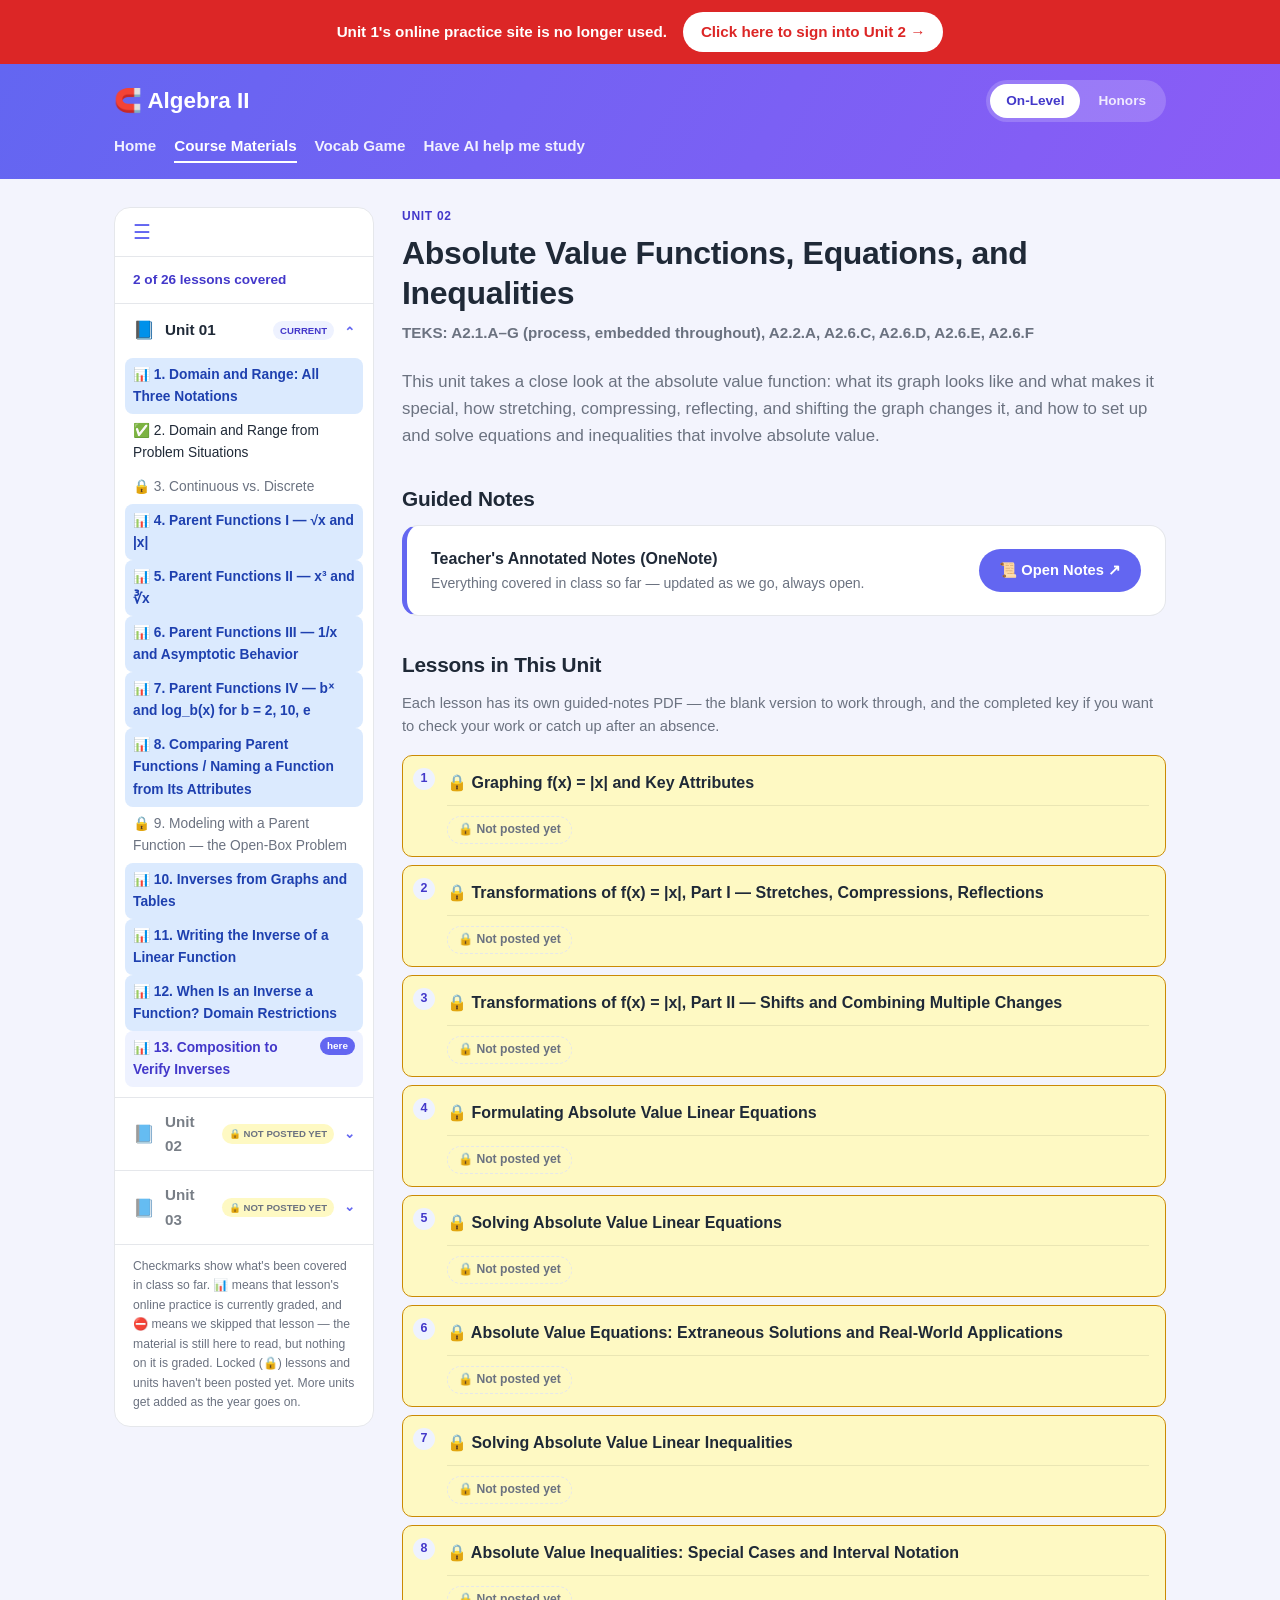
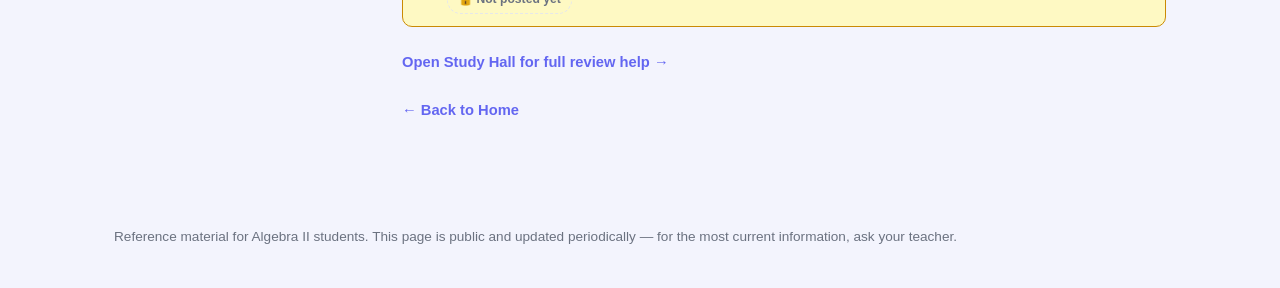
<file: on-level/units/unit-02.html>
﻿<!DOCTYPE html>
<html lang="en">
<head>
<meta charset="UTF-8">
<meta name="viewport" content="width=device-width, initial-scale=1.0">
<title>Unit 02 - Absolute Value Functions, Equations, and Inequalities | Algebra II On-Level</title>
<link rel="stylesheet" href="../../assets/style.css">
<link rel="stylesheet" href="../../assets/theme-on-level.css">
<script src="../../assets/site.js" defer></script>
</head>
<body>

<div class="site-announce">
  <div class="wrap">
    <span class="site-announce-text">Unit 1's online practice site is no longer used.</span>
    <a class="site-announce-btn" href="https://algebra2-practice-26-27.pages.dev/" target="_blank" rel="noopener">Click here to sign into Unit 2 &rarr;</a>
  </div>
</div>
<header class="site">
  <div class="wrap">
    <div class="header-top">
      <p class="site-title"><a href="../index.html"><span class="emoji">&#129522;</span> Algebra II</a></p>
      <div class="track-switch">
        <a href="unit-02.html" class="track-pill active">On-Level</a>
        <a href="../../honors/units/unit-02.html" class="track-pill">Honors</a>
      </div>
    </div>
    <nav class="site-nav">
      <a href="../index.html">Home</a>
      <a href="unit-02.html" class="active">Course Materials</a>
      <a href="../vocab.html">Vocab Game</a>
      <a href="../study-hall.html">Have AI help me study</a>
    </nav>
  </div>
</header>

<div class="page">

  <aside class="sidebar" id="sidebar">
    <button class="sidebar-hamburger" id="sidebarHamburger" aria-label="Toggle course progress panel" title="Toggle course progress panel">
      <span class="bars">&#9776;</span>
    </button>
    <div class="sidebar-body">
    <div class="sidebar-progress">2 of 26 lessons covered
    </div>
    <details class="unit-group" open>
      <summary class="unit-row"><span class="unit-icon">&#128216;</span> <span class="unit-label">Unit 01</span> <span class="current-unit-badge">current</span> <span class="unit-chevron">&#8964;</span></summary>
      <ul class="lesson-checklist">
        <li class="graded"><a href="../units/unit-01.html#lesson-01" title="Graded &mdash; due Wed, Aug 26">&#128202; 1. Domain and Range: All Three Notations</a></li>
        <li class="done"><a href="../units/unit-01.html#lesson-02">&#9989; 2. Domain and Range from Problem Situations</a></li>
        <li class="skipped locked"><span class="lock-label" title="Not posted yet">&#128274; 3. Continuous vs. Discrete</span></li>
        <li class="graded"><a href="../units/unit-01.html#lesson-04" title="Graded &mdash; due Wed, Aug 26">&#128202; 4. Parent Functions I — √x and |x|</a></li>
        <li class="graded"><a href="../units/unit-01.html#lesson-05" title="Graded &mdash; due Wed, Sep 2">&#128202; 5. Parent Functions II — x³ and ∛x</a></li>
        <li class="graded"><a href="../units/unit-01.html#lesson-06" title="Graded &mdash; due Wed, Sep 2">&#128202; 6. Parent Functions III — 1/x and Asymptotic Behavior</a></li>
        <li class="graded"><a href="../units/unit-01.html#lesson-07" title="Graded &mdash; due Wed, Sep 2">&#128202; 7. Parent Functions IV — bˣ and log_b(x) for b = 2, 10, e</a></li>
        <li class="graded"><a href="../units/unit-01.html#lesson-08" title="Graded &mdash; due Wed, Sep 2">&#128202; 8. Comparing Parent Functions / Naming a Function from Its Attributes</a></li>
        <li class="skipped locked"><span class="lock-label" title="Not posted yet">&#128274; 9. Modeling with a Parent Function — the Open-Box Problem</span></li>
        <li class="graded"><a href="../units/unit-01.html#lesson-10" title="Graded &mdash; due Wed, Sep 9">&#128202; 10. Inverses from Graphs and Tables</a></li>
        <li class="graded"><a href="../units/unit-01.html#lesson-11" title="Graded &mdash; due Wed, Sep 9">&#128202; 11. Writing the Inverse of a Linear Function</a></li>
        <li class="graded"><a href="../units/unit-01.html#lesson-12" title="Graded &mdash; due Wed, Sep 9">&#128202; 12. When Is an Inverse a Function? Domain Restrictions</a></li>
        <li class="graded current"><a href="../units/unit-01.html#lesson-13" title="Graded &mdash; due Wed, Sep 9">&#128202; 13. Composition to Verify Inverses <span class="here-badge">here</span></a></li>
      </ul>
    </details>
    <details class="unit-group locked-unit">
      <summary class="unit-row"><span class="unit-icon">&#128216;</span> <span class="unit-label">Unit 02</span> <span class="locked-badge">&#128274; not posted yet</span> <span class="unit-chevron">&#8964;</span></summary>
      <ul class="lesson-checklist">
        <li class="todo locked"><span class="lock-label" title="Not posted yet">&#128274; 1. Graphing f(x) = |x| and Key Attributes</span></li>
        <li class="todo locked"><span class="lock-label" title="Not posted yet">&#128274; 2. Transformations of f(x) = |x|, Part I — Stretches, Compressions, Reflections</span></li>
        <li class="todo locked"><span class="lock-label" title="Not posted yet">&#128274; 3. Transformations of f(x) = |x|, Part II — Shifts and Combining Multiple Changes</span></li>
        <li class="todo locked"><span class="lock-label" title="Not posted yet">&#128274; 4. Formulating Absolute Value Linear Equations</span></li>
        <li class="todo locked"><span class="lock-label" title="Not posted yet">&#128274; 5. Solving Absolute Value Linear Equations</span></li>
        <li class="todo locked"><span class="lock-label" title="Not posted yet">&#128274; 6. Absolute Value Equations: Extraneous Solutions and Real-World Applications</span></li>
        <li class="todo locked"><span class="lock-label" title="Not posted yet">&#128274; 7. Solving Absolute Value Linear Inequalities</span></li>
        <li class="todo locked"><span class="lock-label" title="Not posted yet">&#128274; 8. Absolute Value Inequalities: Special Cases and Interval Notation</span></li>
      </ul>
    </details>
    <details class="unit-group locked-unit">
      <summary class="unit-row"><span class="unit-icon">&#128216;</span> <span class="unit-label">Unit 03</span> <span class="locked-badge">&#128274; not posted yet</span> <span class="unit-chevron">&#8964;</span></summary>
      <ul class="lesson-checklist">
        <li class="todo locked"><span class="lock-label" title="Not posted yet">&#128274; 1. Formulating Three-Variable Linear Systems</span></li>
        <li class="todo locked"><span class="lock-label" title="Not posted yet">&#128274; 2. Solving 3×3 Systems by Gaussian Elimination</span></li>
        <li class="todo locked"><span class="lock-label" title="Not posted yet">&#128274; 3. Solving 3×3 Systems with Technology: Matrices</span></li>
        <li class="todo locked"><span class="lock-label" title="Not posted yet">&#128274; 4. Solving 3×3 Systems by Substitution; Special Cases</span></li>
        <li class="todo locked"><span class="lock-label" title="Not posted yet">&#128274; 5. Three-Variable Systems: Choosing a Method and Applying It</span></li>
      </ul>
    </details>
      <div class="sidebar-note">Checkmarks show what's been covered in class so far. &#128202; means that lesson's online practice is currently graded, and &#9940; means we skipped that lesson &mdash; the material is still here to read, but nothing on it is graded. Locked (&#128274;) lessons and units haven't been posted yet. More units get added as the year goes on.</div>
    </div>
  </aside>
  <main class="content">
    <p class="eyebrow">Unit 02</p>
    <h1 class="page-title">Absolute Value Functions, Equations, and Inequalities</h1>
    <p class="unit-meta">TEKS: A2.1.A–G (process, embedded throughout), A2.2.A, A2.6.C, A2.6.D, A2.6.E, A2.6.F</p>

    <p class="lede">This unit takes a close look at the absolute value function: what its graph looks like and what makes it special, how stretching, compressing, reflecting, and shifting the graph changes it, and how to set up and solve equations and inequalities that involve absolute value.</p>

    <h2 class="section-title">Guided Notes</h2>
    <div class="download-box notebook">
      <div>
        <div class="label">Teacher's Annotated Notes (OneNote)</div>
        <div class="sub">Everything covered in class so far &mdash; updated as we go, always open.</div>
      </div>
      <a class="btn" href="https://pottsboroisd-my.sharepoint.com/:o:/g/personal/david_everman_pottsboroisd_org/IgBmyBvtEgaXQphQN5OHGfrHAdD_5NVHk4gNiPSGMOtU4yA?e=eXLL2P" target="_blank" rel="noopener">&#128220; Open Notes &#8599;</a>
    </div>

    <h2 class="section-title">Lessons in This Unit</h2>
    <p class="lede" style="font-size: 0.92rem; margin-bottom: 14px;">Each lesson has its own guided-notes PDF &mdash; the blank version to work through, and the completed key if you want to check your work or catch up after an absence.</p>
    <ol class="lesson-list">
      <li id="lesson-01" class="todo"><span class="lesson-title">&#128274; Graphing f(x) = |x| and Key Attributes</span> <span class="lesson-actions"><span class="lesson-link soon" title="Not posted yet">&#128274; Not posted yet</span></span></li>
      <li id="lesson-02" class="todo"><span class="lesson-title">&#128274; Transformations of f(x) = |x|, Part I — Stretches, Compressions, Reflections</span> <span class="lesson-actions"><span class="lesson-link soon" title="Not posted yet">&#128274; Not posted yet</span></span></li>
      <li id="lesson-03" class="todo"><span class="lesson-title">&#128274; Transformations of f(x) = |x|, Part II — Shifts and Combining Multiple Changes</span> <span class="lesson-actions"><span class="lesson-link soon" title="Not posted yet">&#128274; Not posted yet</span></span></li>
      <li id="lesson-04" class="todo"><span class="lesson-title">&#128274; Formulating Absolute Value Linear Equations</span> <span class="lesson-actions"><span class="lesson-link soon" title="Not posted yet">&#128274; Not posted yet</span></span></li>
      <li id="lesson-05" class="todo"><span class="lesson-title">&#128274; Solving Absolute Value Linear Equations</span> <span class="lesson-actions"><span class="lesson-link soon" title="Not posted yet">&#128274; Not posted yet</span></span></li>
      <li id="lesson-06" class="todo"><span class="lesson-title">&#128274; Absolute Value Equations: Extraneous Solutions and Real-World Applications</span> <span class="lesson-actions"><span class="lesson-link soon" title="Not posted yet">&#128274; Not posted yet</span></span></li>
      <li id="lesson-07" class="todo"><span class="lesson-title">&#128274; Solving Absolute Value Linear Inequalities</span> <span class="lesson-actions"><span class="lesson-link soon" title="Not posted yet">&#128274; Not posted yet</span></span></li>
      <li id="lesson-08" class="todo"><span class="lesson-title">&#128274; Absolute Value Inequalities: Special Cases and Interval Notation</span> <span class="lesson-actions"><span class="lesson-link soon" title="Not posted yet">&#128274; Not posted yet</span></span></li>
    </ol>

    <p><a class="back-link" href="../study-hall.html">Open Study Hall for full review help &rarr;</a></p>
    <p><a class="back-link" href="../index.html">&larr; Back to Home</a></p>
  </main>
</div>

<footer class="site">
  <div class="wrap">
    Reference material for Algebra II students. This page is public and updated periodically &mdash; for the most current information, ask your teacher.
  </div>
</footer>

</body>
</html>
</file>
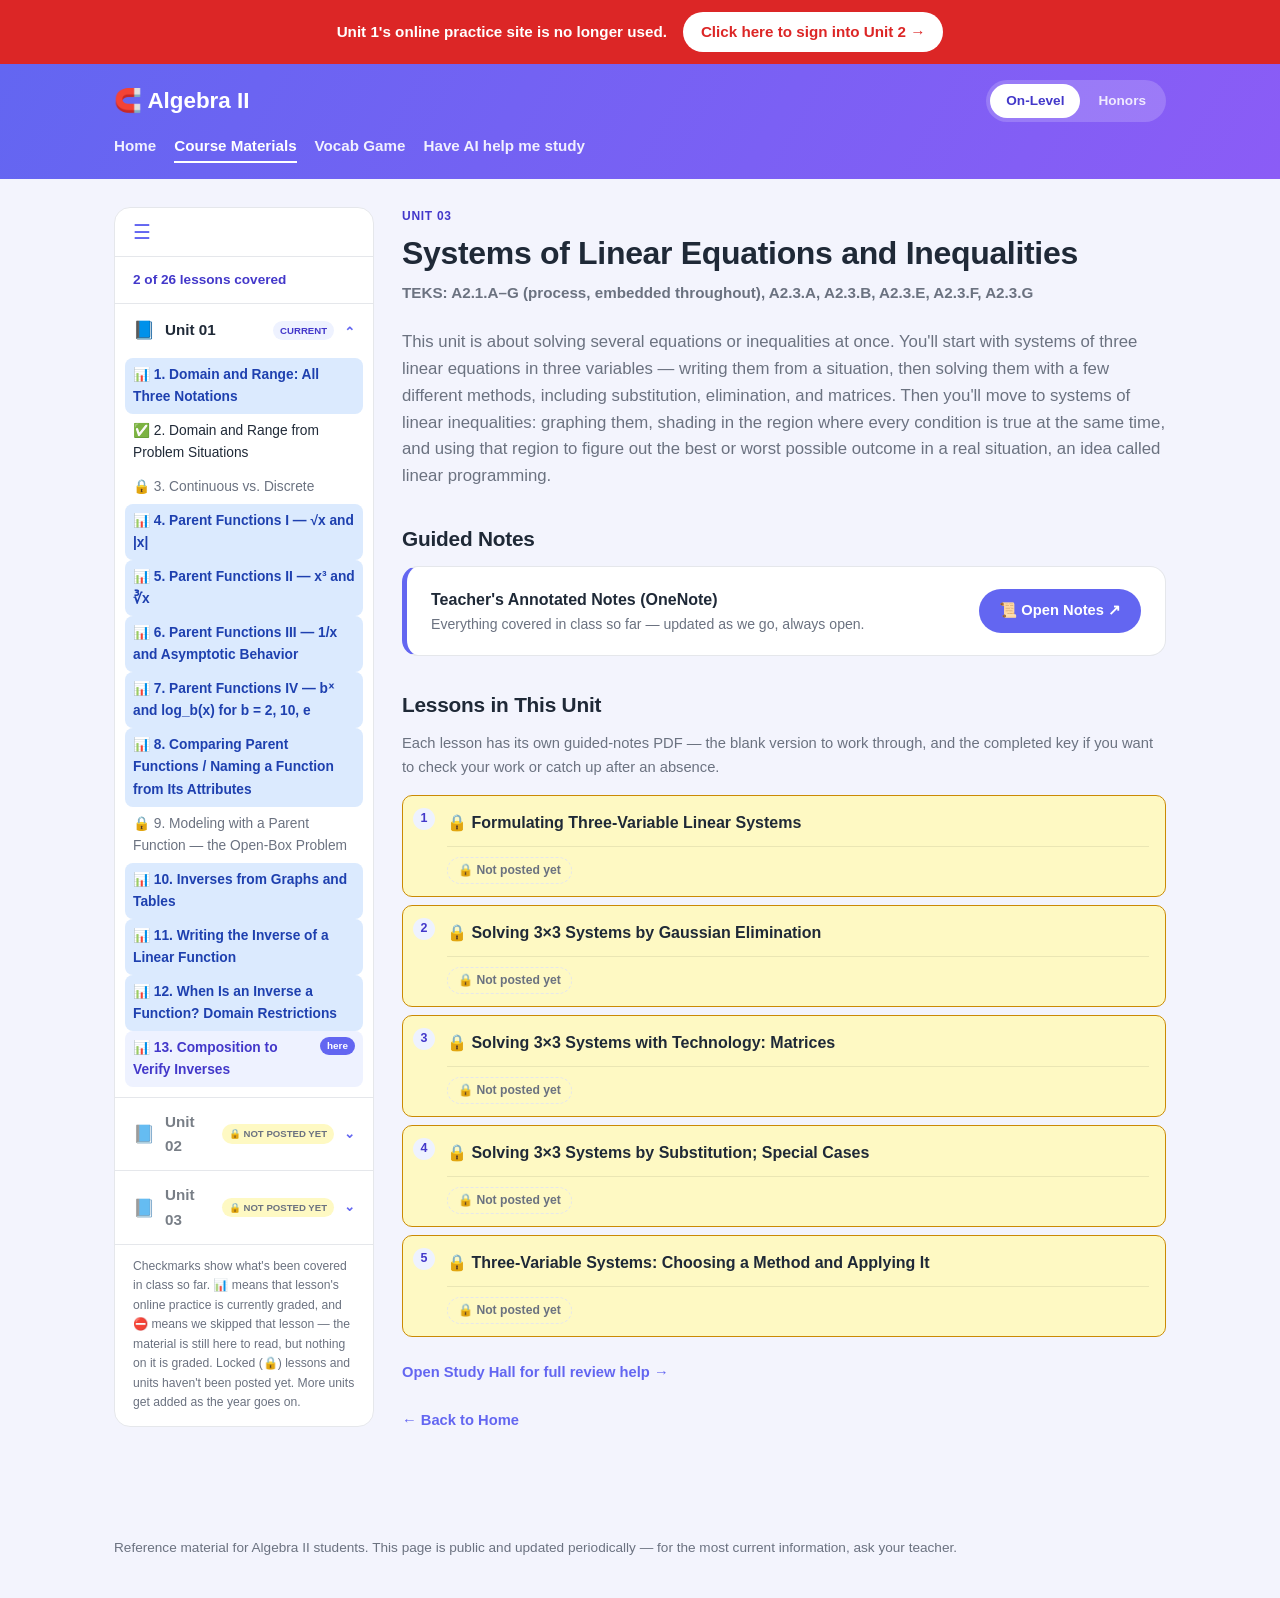
<file: on-level/units/unit-03.html>
﻿<!DOCTYPE html>
<html lang="en">
<head>
<meta charset="UTF-8">
<meta name="viewport" content="width=device-width, initial-scale=1.0">
<title>Unit 03 - Systems of Linear Equations and Inequalities | Algebra II On-Level</title>
<link rel="stylesheet" href="../../assets/style.css">
<link rel="stylesheet" href="../../assets/theme-on-level.css">
<script src="../../assets/site.js" defer></script>
</head>
<body>

<div class="site-announce">
  <div class="wrap">
    <span class="site-announce-text">Unit 1's online practice site is no longer used.</span>
    <a class="site-announce-btn" href="https://algebra2-practice-26-27.pages.dev/" target="_blank" rel="noopener">Click here to sign into Unit 2 &rarr;</a>
  </div>
</div>
<header class="site">
  <div class="wrap">
    <div class="header-top">
      <p class="site-title"><a href="../index.html"><span class="emoji">&#129522;</span> Algebra II</a></p>
      <div class="track-switch">
        <a href="unit-03.html" class="track-pill active">On-Level</a>
        <a href="../../honors/units/unit-03.html" class="track-pill">Honors</a>
      </div>
    </div>
    <nav class="site-nav">
      <a href="../index.html">Home</a>
      <a href="unit-03.html" class="active">Course Materials</a>
      <a href="../vocab.html">Vocab Game</a>
      <a href="../study-hall.html">Have AI help me study</a>
    </nav>
  </div>
</header>

<div class="page">

  <aside class="sidebar" id="sidebar">
    <button class="sidebar-hamburger" id="sidebarHamburger" aria-label="Toggle course progress panel" title="Toggle course progress panel">
      <span class="bars">&#9776;</span>
    </button>
    <div class="sidebar-body">
    <div class="sidebar-progress">2 of 26 lessons covered
    </div>
    <details class="unit-group" open>
      <summary class="unit-row"><span class="unit-icon">&#128216;</span> <span class="unit-label">Unit 01</span> <span class="current-unit-badge">current</span> <span class="unit-chevron">&#8964;</span></summary>
      <ul class="lesson-checklist">
        <li class="graded"><a href="../units/unit-01.html#lesson-01" title="Graded &mdash; due Wed, Aug 26">&#128202; 1. Domain and Range: All Three Notations</a></li>
        <li class="done"><a href="../units/unit-01.html#lesson-02">&#9989; 2. Domain and Range from Problem Situations</a></li>
        <li class="skipped locked"><span class="lock-label" title="Not posted yet">&#128274; 3. Continuous vs. Discrete</span></li>
        <li class="graded"><a href="../units/unit-01.html#lesson-04" title="Graded &mdash; due Wed, Aug 26">&#128202; 4. Parent Functions I — √x and |x|</a></li>
        <li class="graded"><a href="../units/unit-01.html#lesson-05" title="Graded &mdash; due Wed, Sep 2">&#128202; 5. Parent Functions II — x³ and ∛x</a></li>
        <li class="graded"><a href="../units/unit-01.html#lesson-06" title="Graded &mdash; due Wed, Sep 2">&#128202; 6. Parent Functions III — 1/x and Asymptotic Behavior</a></li>
        <li class="graded"><a href="../units/unit-01.html#lesson-07" title="Graded &mdash; due Wed, Sep 2">&#128202; 7. Parent Functions IV — bˣ and log_b(x) for b = 2, 10, e</a></li>
        <li class="graded"><a href="../units/unit-01.html#lesson-08" title="Graded &mdash; due Wed, Sep 2">&#128202; 8. Comparing Parent Functions / Naming a Function from Its Attributes</a></li>
        <li class="skipped locked"><span class="lock-label" title="Not posted yet">&#128274; 9. Modeling with a Parent Function — the Open-Box Problem</span></li>
        <li class="graded"><a href="../units/unit-01.html#lesson-10" title="Graded &mdash; due Wed, Sep 9">&#128202; 10. Inverses from Graphs and Tables</a></li>
        <li class="graded"><a href="../units/unit-01.html#lesson-11" title="Graded &mdash; due Wed, Sep 9">&#128202; 11. Writing the Inverse of a Linear Function</a></li>
        <li class="graded"><a href="../units/unit-01.html#lesson-12" title="Graded &mdash; due Wed, Sep 9">&#128202; 12. When Is an Inverse a Function? Domain Restrictions</a></li>
        <li class="graded current"><a href="../units/unit-01.html#lesson-13" title="Graded &mdash; due Wed, Sep 9">&#128202; 13. Composition to Verify Inverses <span class="here-badge">here</span></a></li>
      </ul>
    </details>
    <details class="unit-group locked-unit">
      <summary class="unit-row"><span class="unit-icon">&#128216;</span> <span class="unit-label">Unit 02</span> <span class="locked-badge">&#128274; not posted yet</span> <span class="unit-chevron">&#8964;</span></summary>
      <ul class="lesson-checklist">
        <li class="todo locked"><span class="lock-label" title="Not posted yet">&#128274; 1. Graphing f(x) = |x| and Key Attributes</span></li>
        <li class="todo locked"><span class="lock-label" title="Not posted yet">&#128274; 2. Transformations of f(x) = |x|, Part I — Stretches, Compressions, Reflections</span></li>
        <li class="todo locked"><span class="lock-label" title="Not posted yet">&#128274; 3. Transformations of f(x) = |x|, Part II — Shifts and Combining Multiple Changes</span></li>
        <li class="todo locked"><span class="lock-label" title="Not posted yet">&#128274; 4. Formulating Absolute Value Linear Equations</span></li>
        <li class="todo locked"><span class="lock-label" title="Not posted yet">&#128274; 5. Solving Absolute Value Linear Equations</span></li>
        <li class="todo locked"><span class="lock-label" title="Not posted yet">&#128274; 6. Absolute Value Equations: Extraneous Solutions and Real-World Applications</span></li>
        <li class="todo locked"><span class="lock-label" title="Not posted yet">&#128274; 7. Solving Absolute Value Linear Inequalities</span></li>
        <li class="todo locked"><span class="lock-label" title="Not posted yet">&#128274; 8. Absolute Value Inequalities: Special Cases and Interval Notation</span></li>
      </ul>
    </details>
    <details class="unit-group locked-unit">
      <summary class="unit-row"><span class="unit-icon">&#128216;</span> <span class="unit-label">Unit 03</span> <span class="locked-badge">&#128274; not posted yet</span> <span class="unit-chevron">&#8964;</span></summary>
      <ul class="lesson-checklist">
        <li class="todo locked"><span class="lock-label" title="Not posted yet">&#128274; 1. Formulating Three-Variable Linear Systems</span></li>
        <li class="todo locked"><span class="lock-label" title="Not posted yet">&#128274; 2. Solving 3×3 Systems by Gaussian Elimination</span></li>
        <li class="todo locked"><span class="lock-label" title="Not posted yet">&#128274; 3. Solving 3×3 Systems with Technology: Matrices</span></li>
        <li class="todo locked"><span class="lock-label" title="Not posted yet">&#128274; 4. Solving 3×3 Systems by Substitution; Special Cases</span></li>
        <li class="todo locked"><span class="lock-label" title="Not posted yet">&#128274; 5. Three-Variable Systems: Choosing a Method and Applying It</span></li>
      </ul>
    </details>
      <div class="sidebar-note">Checkmarks show what's been covered in class so far. &#128202; means that lesson's online practice is currently graded, and &#9940; means we skipped that lesson &mdash; the material is still here to read, but nothing on it is graded. Locked (&#128274;) lessons and units haven't been posted yet. More units get added as the year goes on.</div>
    </div>
  </aside>
  <main class="content">
    <p class="eyebrow">Unit 03</p>
    <h1 class="page-title">Systems of Linear Equations and Inequalities</h1>
    <p class="unit-meta">TEKS: A2.1.A–G (process, embedded throughout), A2.3.A, A2.3.B, A2.3.E, A2.3.F, A2.3.G</p>

    <p class="lede">This unit is about solving several equations or inequalities at once. You'll start with systems of three linear equations in three variables — writing them from a situation, then solving them with a few different methods, including substitution, elimination, and matrices. Then you'll move to systems of linear inequalities: graphing them, shading in the region where every condition is true at the same time, and using that region to figure out the best or worst possible outcome in a real situation, an idea called linear programming.</p>

    <h2 class="section-title">Guided Notes</h2>
    <div class="download-box notebook">
      <div>
        <div class="label">Teacher's Annotated Notes (OneNote)</div>
        <div class="sub">Everything covered in class so far &mdash; updated as we go, always open.</div>
      </div>
      <a class="btn" href="https://pottsboroisd-my.sharepoint.com/:o:/g/personal/david_everman_pottsboroisd_org/IgBmyBvtEgaXQphQN5OHGfrHAdD_5NVHk4gNiPSGMOtU4yA?e=eXLL2P" target="_blank" rel="noopener">&#128220; Open Notes &#8599;</a>
    </div>

    <h2 class="section-title">Lessons in This Unit</h2>
    <p class="lede" style="font-size: 0.92rem; margin-bottom: 14px;">Each lesson has its own guided-notes PDF &mdash; the blank version to work through, and the completed key if you want to check your work or catch up after an absence.</p>
    <ol class="lesson-list">
      <li id="lesson-01" class="todo"><span class="lesson-title">&#128274; Formulating Three-Variable Linear Systems</span> <span class="lesson-actions"><span class="lesson-link soon" title="Not posted yet">&#128274; Not posted yet</span></span></li>
      <li id="lesson-02" class="todo"><span class="lesson-title">&#128274; Solving 3×3 Systems by Gaussian Elimination</span> <span class="lesson-actions"><span class="lesson-link soon" title="Not posted yet">&#128274; Not posted yet</span></span></li>
      <li id="lesson-03" class="todo"><span class="lesson-title">&#128274; Solving 3×3 Systems with Technology: Matrices</span> <span class="lesson-actions"><span class="lesson-link soon" title="Not posted yet">&#128274; Not posted yet</span></span></li>
      <li id="lesson-04" class="todo"><span class="lesson-title">&#128274; Solving 3×3 Systems by Substitution; Special Cases</span> <span class="lesson-actions"><span class="lesson-link soon" title="Not posted yet">&#128274; Not posted yet</span></span></li>
      <li id="lesson-05" class="todo"><span class="lesson-title">&#128274; Three-Variable Systems: Choosing a Method and Applying It</span> <span class="lesson-actions"><span class="lesson-link soon" title="Not posted yet">&#128274; Not posted yet</span></span></li>
    </ol>

    <p><a class="back-link" href="../study-hall.html">Open Study Hall for full review help &rarr;</a></p>
    <p><a class="back-link" href="../index.html">&larr; Back to Home</a></p>
  </main>
</div>

<footer class="site">
  <div class="wrap">
    Reference material for Algebra II students. This page is public and updated periodically &mdash; for the most current information, ask your teacher.
  </div>
</footer>

</body>
</html>
</file>
<file: assets/style.css>
/* Algebra II Student Hub - shared stylesheet
   Student-friendly, not textbook-academic: color, rounded shapes, a little
   personality. Still zero external dependencies (system fonts only) so it
   loads instantly and works offline.

   Track color identity (On-Level vs. Honors) is NOT set here - this file
   only reads --primary/--primary-dark/--primary-bg/--primary-light as
   variables. Each page loads this file, THEN theme-on-level.css or
   theme-honors.css, which sets those four variables to the track's colors.
   Load order matters: theme file must come after this one. */

:root {
  --bg: #f3f4fd;
  --surface: #ffffff;
  --text: #1f2937;
  --text-muted: #6b7280;
  --border: #e5e7eb;

  /* fallback brand colors if a page forgets to load a theme file -
     matches on-level so nothing looks broken, but every real page should
     load theme-on-level.css or theme-honors.css to override these. */
  --primary: #6366f1;
  --primary-dark: #4338ca;
  --primary-bg: #eef2ff;
  --primary-light: #8b5cf6;

  --green: #10b981;
  --green-bg: #d1fae5;
  --green-text: #065f46;

  --amber: #f59e0b;
  --amber-bg: #fef3c7;
  --amber-text: #92400e;

  /* "Not posted yet" on a unit page - deliberately a cleaner, more lemon
     yellow than --amber (which already means "in progress" elsewhere on
     this site, e.g. the sidebar's partial-coverage tag) so the two don't
     read as the same status next to each other. */
  --pending: #ca8a04;
  --pending-bg: #fef9c3;

  /* "On deck this week" / "not covered in class yet" tags (added 2026-08-16
     alongside the release-log redesign) - a cool neutral blue reads as
     "coming up", distinct from green (covered) and amber (in progress). */
  --blue: #3b82f6;
  --blue-bg: #dbeafe;
  --blue-text: #1e40af;

  /* "Skipped - not graded" (added 2026-08-23) - a lesson the class ended up
     not covering at all. Red is deliberately the loudest status on the site:
     it is the one case where a student could otherwise assume a posted lesson
     counts for a grade when it does not. See CLAUDE.md's "mark a lesson
     skipped / not graded" workflow. */
  --red: #dc2626;
  --red-bg: #fee2e2;
  --red-text: #991b1b;

  --radius: 16px;
  --radius-sm: 10px;
  --max-width: 1100px;
}

* { box-sizing: border-box; }

/* Author rules like ".fc-controls { display: flex }" otherwise beat the UA
   stylesheet's [hidden] rule at equal specificity - this keeps native hidden
   toggling reliable everywhere it's used (vocab game screens/controls, etc.). */
[hidden] { display: none !important; }

body {
  margin: 0;
  font-family: -apple-system, "Segoe UI", Roboto, Helvetica, Arial, sans-serif;
  color: var(--text);
  background: var(--bg);
  line-height: 1.6;
}

h1, h2, h3 { line-height: 1.25; font-weight: 800; letter-spacing: -0.01em; }

a { color: var(--primary); text-decoration: none; }
a:hover { text-decoration: underline; }

.wrap { max-width: var(--max-width); margin: 0 auto; padding: 0 24px; }

/* ---- sitewide "new practice site" banner ---- */
/* Added 2026-09-04, teacher's explicit ask: unmissable, on every page (see
   Build-NewSiteBanner in tools/lib-hub.ps1), same loud red as --red
   elsewhere on this site (the "skipped/not graded" color - the one other
   place this site deliberately shouts). Sits above header.site, not inside
   it, so it reads as a standalone alert rather than part of the nav. */
.site-announce { background: var(--red); color: #fff; }

.site-announce .wrap {
  display: flex;
  align-items: center;
  justify-content: center;
  flex-wrap: wrap;
  gap: 6px 16px;
  padding-top: 12px;
  padding-bottom: 12px;
  text-align: center;
}

.site-announce-text { font-weight: 700; font-size: 0.95rem; }

.site-announce-btn {
  display: inline-block;
  background: #fff;
  color: var(--red);
  font-weight: 800;
  font-size: 0.95rem;
  padding: 8px 18px;
  border-radius: 999px;
}

.site-announce-btn:hover { text-decoration: none; opacity: 0.9; }

/* ---- header ---- */

header.site {
  background: linear-gradient(120deg, var(--primary), var(--primary-light));
  color: #fff;
}

header.site .wrap {
  display: flex;
  flex-direction: column;
  gap: 12px;
  padding-top: 16px;
  padding-bottom: 16px;
}

.header-top {
  display: flex;
  align-items: center;
  justify-content: space-between;
  flex-wrap: wrap;
  gap: 10px;
}

header.site .site-title {
  font-size: 1.4rem;
  margin: 0;
  font-weight: 800;
}

header.site .site-title a { color: #fff; }

/* On-Level / Honors track switcher - the primary visual "which track am I
   on" signal, alongside the whole page's color scheme. */
.track-switch {
  display: flex;
  background: rgba(255, 255, 255, 0.18);
  border-radius: 999px;
  padding: 4px;
  gap: 2px;
}

.track-switch a {
  padding: 6px 16px;
  border-radius: 999px;
  font-size: 0.85rem;
  font-weight: 700;
  color: rgba(255, 255, 255, 0.85);
}

.track-switch a:hover { color: #fff; text-decoration: none; }

.track-switch a.active {
  background: #fff;
  color: var(--primary-dark);
}

.track-switch a.active:hover { color: var(--primary-dark); }

nav.site-nav {
  display: flex;
  gap: 18px;
  flex-wrap: wrap;
  font-size: 0.95rem;
  font-weight: 600;
}

nav.site-nav a { color: rgba(255,255,255,0.9); }
nav.site-nav a:hover { color: #fff; text-decoration: none; }
nav.site-nav a.active { color: #fff; border-bottom: 2px solid #fff; padding-bottom: 3px; }

/* ---- page layout: sidebar + content ---- */

.page {
  max-width: var(--max-width);
  margin: 0 auto;
  padding: 28px 24px 64px;
  display: grid;
  grid-template-columns: 260px 1fr;
  gap: 28px;
  align-items: start;
}

/* The homepage ships no sidebar (2026-09-02) - the unit/lesson rail belongs on
   Course Materials, where a student is actually moving between lessons, rather
   than competing with the five tiles that are the whole point of the landing
   page. Without this the content would sit in the second grid column with a
   260px hole beside it. Emitted by build-hub.ps1's Write-Page whenever the
   sidebar it was handed is empty. */
.page.no-sidebar { grid-template-columns: 1fr; }

/* ...including under the collapsed-sidebar body class, which a returning
   student can still be carrying in localStorage from another page. */
body.sidebar-collapsed .page.no-sidebar { grid-template-columns: 1fr; }

/* ---- sidebar: unit/lesson progress checklist ----
   Two states, toggled by the hamburger at the top - matches a standard
   app-nav pattern (hamburger + icon rows that expand to icon+label+chevron):
   - expanded (default): full rows, icon + label + chevron per unit, each
     unit independently expandable (its own chevron) to show its lessons.
   - collapsed: icon-only rail - just the hamburger and one icon per unit,
     no labels, no checklists. Clicking a unit's icon while collapsed
     re-expands the whole sidebar rather than toggling that unit. */

.sidebar {
  background: var(--surface);
  border-radius: var(--radius);
  border: 1px solid var(--border);
  position: sticky;
  top: 20px;
  overflow: hidden;
}

.sidebar-hamburger {
  display: flex;
  align-items: center;
  width: 100%;
  background: none;
  border: none;
  border-bottom: 1px solid var(--border);
  padding: 14px 18px;
  cursor: pointer;
}

.sidebar-hamburger .bars { font-size: 1.25rem; line-height: 1; color: var(--primary); }
.sidebar-hamburger:hover .bars { color: var(--primary-dark); }

.sidebar-progress {
  font-size: 0.85rem;
  font-weight: 700;
  color: var(--primary-dark);
  padding: 12px 18px;
  border-bottom: 1px solid var(--border);
}

.sidebar-progress .prog-sub {
  display: block;
  font-weight: 500;
  color: var(--amber-text);
  font-size: 0.78rem;
  margin-top: 2px;
}

details.unit-group { border-bottom: 1px solid var(--border); }

/* A unit with zero taught-log rows yet - not just an individual lesson -
   dims the whole row so "nothing here has started" reads at a glance
   before a student even expands it. */
details.unit-group.locked-unit > .unit-row .unit-icon,
details.unit-group.locked-unit > .unit-row .unit-label { opacity: 0.6; }

.unit-row {
  display: flex;
  align-items: center;
  gap: 10px;
  padding: 12px 18px;
  cursor: pointer;
  list-style: none;
  font-weight: 800;
  font-size: 0.95rem;
}

.unit-row::-webkit-details-marker { display: none; }
.unit-row:hover { background: var(--primary-bg); }

.unit-icon { font-size: 1.1rem; flex-shrink: 0; }
.unit-label { flex: 1; }

.unit-chevron {
  color: var(--primary);
  transition: transform 0.15s ease;
  font-size: 0.85em;
}

details.unit-group[open] > .unit-row .unit-chevron { transform: rotate(180deg); }

.current-unit-badge {
  font-size: 0.6rem;
  background: var(--primary-bg);
  color: var(--primary-dark);
  border-radius: 999px;
  padding: 2px 7px;
  font-weight: 700;
  text-transform: uppercase;
}

.locked-badge {
  font-size: 0.6rem;
  background: var(--pending-bg);
  color: var(--text-muted);
  border-radius: 999px;
  padding: 2px 7px;
  font-weight: 700;
  text-transform: uppercase;
}

ul.lesson-checklist {
  list-style: none;
  margin: 0;
  padding: 2px 10px 10px;
  font-size: 0.86rem;
}

ul.lesson-checklist li a,
ul.lesson-checklist li .lock-label {
  display: flex;
  align-items: flex-start;
  gap: 7px;
  color: var(--text);
  padding: 6px 8px;
  border-radius: 8px;
}

ul.lesson-checklist li a:hover { background: var(--primary-bg); text-decoration: none; }

ul.lesson-checklist li.todo a { color: var(--text-muted); }

/* Matches the unit page's ol.lesson-list li.graded treatment - a graded
   lesson stands out in the sidebar checklist too, not just on its own page. */
ul.lesson-checklist li.graded a { background: var(--blue-bg); color: var(--blue-text); font-weight: 700; }

/* Matches the unit page's ol.lesson-list li.skipped treatment - a skipped
   lesson reads as skipped from the sidebar too, without opening the unit. */
ul.lesson-checklist li.skipped a { background: var(--red-bg); color: var(--red-text); font-weight: 700; }

/* Locked lessons are a real access gate, not just the muted "todo" color -
   a plain non-clickable label instead of a link into the unit page. */
ul.lesson-checklist li.locked .lock-label { color: var(--text-muted); cursor: default; }

ul.lesson-checklist li.current a {
  background: var(--primary-bg);
  font-weight: 700;
  color: var(--primary-dark);
}

.here-badge {
  display: inline-block;
  margin-left: auto;
  font-size: 0.62rem;
  background: var(--primary);
  color: #fff;
  border-radius: 999px;
  padding: 1px 7px;
  font-weight: 700;
  white-space: nowrap;
}

.sidebar-note {
  font-size: 0.76rem;
  color: var(--text-muted);
  padding: 12px 18px 14px;
}

/* ---- collapsed: icon-only rail ---- */

body.sidebar-collapsed .page { grid-template-columns: 64px 1fr; }

body.sidebar-collapsed .sidebar-progress,
body.sidebar-collapsed .unit-label,
body.sidebar-collapsed .unit-chevron,
body.sidebar-collapsed .current-unit-badge,
body.sidebar-collapsed .sidebar-note,
body.sidebar-collapsed ul.lesson-checklist {
  display: none;
}

body.sidebar-collapsed .sidebar-hamburger { justify-content: center; }
body.sidebar-collapsed .unit-row { justify-content: center; padding: 14px 8px; }

/* ---- main content ---- */

.content { min-width: 0; }

.eyebrow {
  text-transform: uppercase;
  letter-spacing: 0.06em;
  font-size: 0.75rem;
  color: var(--primary-dark);
  font-weight: 700;
  margin: 0 0 6px;
}

h1.page-title { font-size: 2rem; margin: 0 0 8px; }
h2.section-title { font-size: 1.3rem; margin: 36px 0 14px; }

.lede { color: var(--text-muted); font-size: 1.05rem; margin: 0 0 8px; }

/* ---- recent activity list ---- */

ul.activity-list { list-style: none; margin: 0; padding: 0; }

ul.activity-list li {
  background: var(--surface);
  border: 1px solid var(--border);
  border-radius: var(--radius-sm);
  padding: 14px 16px;
  margin-bottom: 10px;
}

.activity-date {
  font-size: 0.82rem;
  color: var(--text-muted);
  display: block;
  margin-bottom: 2px;
  font-weight: 600;
}

.activity-topic { font-weight: 800; font-size: 1.02rem; }

.activity-note { color: var(--text-muted); margin-top: 2px; }

.tag {
  display: inline-block;
  font-size: 0.72rem;
  font-weight: 700;
  padding: 3px 10px;
  border-radius: 999px;
  background: var(--green-bg);
  color: var(--green-text);
  margin-left: 8px;
  vertical-align: middle;
}

.tag.in-progress { background: var(--amber-bg); color: var(--amber-text); }
.tag.preview { background: var(--blue-bg); color: var(--blue-text); }

/* ---- quick link cards ---- */

.card-grid {
  display: grid;
  grid-template-columns: repeat(2, 1fr);
  gap: 16px;
  margin: 8px 0 0;
}

.card {
  display: block;
  border: 1px solid var(--border);
  border-left: 5px solid var(--primary);
  border-radius: var(--radius);
  padding: 20px;
  background: var(--surface);
  transition: transform 0.12s ease, box-shadow 0.12s ease;
}

.card:hover {
  transform: translateY(-2px);
  box-shadow: 0 8px 20px rgba(99, 102, 241, 0.18);
  text-decoration: none;
}

.card .card-icon { font-size: 1.8rem; display: block; margin-bottom: 8px; }
.card h3 { margin: 0 0 6px; font-size: 1.1rem; color: var(--text); font-weight: 800; }
.card p { margin: 0; color: var(--text-muted); font-size: 0.92rem; }

/* A homepage card with nowhere to link yet (no practice tool wired up for
   this unit) - recedes instead of being a dead link, same convention as
   .lesson-link.soon. */
.card.disabled {
  border-left-style: dashed;
  border-left-color: var(--border);
  cursor: default;
  opacity: 0.7;
}
.card.disabled:hover { transform: none; box-shadow: none; }

/* ---- unit page ---- */

.unit-meta {
  color: var(--text-muted);
  font-size: 0.95rem;
  margin: 0 0 24px;
  font-weight: 600;
}

.download-box {
  border: 1px solid var(--border);
  background: var(--surface);
  border-left: 5px solid var(--green);
  border-radius: var(--radius);
  padding: 20px 24px;
  display: flex;
  align-items: center;
  justify-content: space-between;
  flex-wrap: wrap;
  gap: 12px;
  margin: 8px 0 8px;
}

.download-box .label { font-weight: 800; }
.download-box .sub { color: var(--text-muted); font-size: 0.88rem; }

/* The combined whole-unit PDF is a bigger spoiler than any one lesson link,
   so it gets its own locked look (amber accent instead of green) rather
   than reusing the per-lesson soon/locked button style alone. */
.download-box.locked { border-left-color: var(--pending); opacity: 0.85; }

/* Teacher's live OneNote notes - always unlocked (see Build-UnitPage), so it
   gets the track's own accent color rather than the green "ready download"
   or amber "locked" treatment used by the combined-PDF box above/below it. */
.download-box.notebook { border-left-color: var(--primary); }

.btn {
  display: inline-block;
  background: var(--primary);
  color: #fff;
  padding: 10px 20px;
  border-radius: 999px;
  font-size: 0.92rem;
  font-weight: 700;
}

.btn:hover { background: var(--primary-dark); text-decoration: none; }

ol.lesson-list {
  padding-left: 0;
  list-style: none;
  counter-reset: lesson;
}

ol.lesson-list li {
  counter-increment: lesson;
  padding: 12px 16px 12px 44px;
  position: relative;
  border-radius: var(--radius-sm);
  border: 1px solid var(--border);
  background: var(--surface);
  margin-bottom: 8px;
}

.lesson-title { display: block; font-weight: 700; padding-top: 2px; margin-bottom: 10px; }

/* Buttons sit on their own row below the title, separated by a hairline so
   they read as one clearly-bounded action bar instead of crowding the
   title on one wrapping line. rgba black works as a divider/separator
   color on top of every status background (white/green/yellow/amber)
   without needing a different value per status. */
.lesson-actions {
  display: flex;
  align-items: center;
  gap: 6px;
  flex-wrap: wrap;
  padding-top: 10px;
  border-top: 1px solid rgba(0, 0, 0, 0.08);
}

.btn-sep { width: 1px; height: 14px; flex: 0 0 auto; background: rgba(0, 0, 0, 0.14); margin: 0 2px; }

.lesson-link {
  font-size: 0.76rem;
  font-weight: 700;
  color: var(--primary-dark);
  background: var(--primary-bg);
  border: 1px solid transparent;
  padding: 3px 10px;
  border-radius: 999px;
  white-space: nowrap;
}

.lesson-link:hover { background: var(--primary); color: #fff; text-decoration: none; }

/* Not-yet-available buttons (warm-up/practice not posted, practice online
   not built) recede instead of competing for attention with real links -
   outline only, no fill, so the eye lands on the live buttons first. */
.lesson-link.soon {
  background: transparent;
  border: 1px dashed var(--border);
  color: var(--text-muted);
  cursor: default;
}

.lesson-link.soon:hover { background: transparent; color: var(--text-muted); }

ol.lesson-list li::before {
  content: counter(lesson);
  position: absolute;
  left: 10px;
  top: 12px;
  width: 22px;
  height: 22px;
  border-radius: 50%;
  background: var(--primary-bg);
  color: var(--primary-dark);
  font-size: 0.78rem;
  font-weight: 800;
  display: flex;
  align-items: center;
  justify-content: center;
}

ol.lesson-list li:target { box-shadow: 0 0 0 3px var(--primary) inset; scroll-margin-top: 20px; }

/* Every not-yet-taught lesson gets its own highlight now too (not just
   done/partial) so the whole list reads by color at a glance: yellow =
   haven't gotten there, amber = partially covered, green = fully covered. */
ol.lesson-list li.todo { background: var(--pending-bg); border-color: var(--pending); }
ol.lesson-list li.done { background: var(--green-bg); border-color: var(--green); }
ol.lesson-list li.done::before { background: var(--green); color: #fff; content: "✓"; }
ol.lesson-list li.partial { background: var(--amber-bg); border-color: var(--amber); }
ol.lesson-list li.partial::before { background: var(--amber); color: #fff; }

/* Online practice currently a graded assignment overrides the normal
   covered/in-progress color with light blue while the grading window is
   open - see CLAUDE.md's "mark/unmark graded online practice" workflow.
   Reuses --blue (already used for the homepage's "on deck this week" tag)
   rather than adding a third blue - the two never appear in the same list
   together, so there's no on-page ambiguity about what blue means here. */
ol.lesson-list li.graded { background: var(--blue-bg); border-color: var(--blue); }
ol.lesson-list li.graded::before { background: var(--blue); color: #fff; content: "G"; }

/* Small pill next to the lesson title itself, per the teacher's ask for a
   note "in the heading" - on top of the row turning blue, not instead of it. */
.graded-badge {
  display: inline-block;
  margin-left: 8px;
  font-size: 0.68rem;
  font-weight: 800;
  color: var(--blue-text);
  background: #fff;
  border: 1px solid var(--blue);
  padding: 1px 8px;
  border-radius: 999px;
  vertical-align: middle;
  white-space: nowrap;
}

/* The Practice Online button itself also flips to solid blue when graded -
   that's the actual link a student is about to click into, not just the
   row it sits in. */
.lesson-link.graded { background: var(--blue); color: #fff; border-color: var(--blue); }
.lesson-link.graded:hover { background: var(--blue-text); }

/* A lesson the class skipped entirely (Coverage: Skipped in the taught log,
   added 2026-08-23). Red outranks every other row color, including the blue
   graded state - the two are mutually exclusive by definition, since a
   skipped lesson is never graded. The row stays fully clickable: skipping a
   lesson removes the grade, not the reference copy. */
ol.lesson-list li.skipped { background: var(--red-bg); border-color: var(--red); }
ol.lesson-list li.skipped::before { background: var(--red); color: #fff; content: "\2715"; }

/* Same pill treatment as .graded-badge, in red - students need the words
   "Not Graded" spelled out, not just a color they have to decode. */
.skipped-badge {
  display: inline-block;
  margin-left: 8px;
  font-size: 0.68rem;
  font-weight: 800;
  color: var(--red-text);
  background: #fff;
  border: 1px solid var(--red);
  padding: 1px 8px;
  border-radius: 999px;
  vertical-align: middle;
  white-space: nowrap;
}

/* Homepage "This Week in Class" and Study Hall card tags. */
.tag.skipped { background: var(--red-bg); color: var(--red-text); }

/* Graded-practice due date (added 2026-08-23). Solid blue rather than the
   pale .tag.preview blue it often sits beside - a deadline should be the
   loudest thing on the card after the topic itself. */
.tag.due { background: var(--blue); color: #fff; }

.back-link { display: inline-block; margin-top: 8px; font-size: 0.92rem; font-weight: 600; }

/* ---- study hall ---- */

.study-intro {
  background: var(--primary-bg);
  border-radius: var(--radius);
  padding: 16px 20px;
  margin-bottom: 24px;
  color: var(--primary-dark);
  font-size: 0.92rem;
}

.study-card {
  background: var(--surface);
  border: 1px solid var(--border);
  border-left: 5px solid var(--primary);
  border-radius: var(--radius);
  padding: 18px 20px;
  margin-bottom: 14px;
}

.study-meta { font-size: 0.82rem; color: var(--text-muted); font-weight: 600; margin-bottom: 2px; }
.study-topic { font-weight: 800; font-size: 1.05rem; margin-bottom: 4px; }
.study-note { color: var(--text-muted); margin-bottom: 14px; }

.copy-prompt-btn {
  display: inline-flex;
  align-items: center;
  gap: 6px;
  background: var(--primary);
  color: #fff;
  border: none;
  padding: 9px 18px;
  border-radius: 999px;
  font-size: 0.85rem;
  font-weight: 700;
  cursor: pointer;
}

.copy-prompt-btn:hover { background: var(--primary-dark); }
.copy-prompt-btn.copied { background: var(--green); }

/* ---- placeholder / coming soon ---- */

.coming-soon {
  border: 2px dashed #c7d2fe;
  background: var(--primary-bg);
  border-radius: var(--radius);
  padding: 48px 24px;
  text-align: center;
  color: var(--primary-dark);
  margin-top: 16px;
  font-weight: 600;
}

.coming-soon .card-icon { font-size: 2.2rem; display: block; margin-bottom: 12px; }

/* ---- landing page (site root track picker) ----
   Standalone page, not built from the shared head/header/sidebar/footer -
   no track is known yet, so both track colors appear hardcoded here rather
   than through the --primary variable (which only theme-on-level.css /
   theme-honors.css set, and this page loads neither). */

.landing {
  min-height: 100vh;
  display: flex;
  flex-direction: column;
  align-items: center;
  justify-content: center;
  text-align: center;
  padding: 24px;
  background: linear-gradient(135deg, #eef2ff 0%, #f3f4fd 50%, #ccfbf1 100%);
}

.landing-emoji { font-size: 3rem; margin: 0 0 4px; }

.landing h1 { font-size: 2.2rem; margin: 0 0 10px; }

.landing-sub {
  color: var(--text-muted);
  font-size: 1.05rem;
  max-width: 480px;
  margin: 0 0 32px;
}

.landing-picks {
  display: flex;
  gap: 20px;
  flex-wrap: wrap;
  justify-content: center;
}

.landing-pick {
  display: flex;
  align-items: center;
  gap: 10px;
  color: #fff;
  font-size: 1.15rem;
  font-weight: 800;
  padding: 20px 36px;
  border-radius: var(--radius);
  box-shadow: 0 8px 20px rgba(31, 41, 55, 0.15);
  transition: transform 0.12s ease, box-shadow 0.12s ease;
}

.landing-pick:hover {
  transform: translateY(-3px);
  text-decoration: none;
  box-shadow: 0 12px 26px rgba(31, 41, 55, 0.22);
}

.landing-pick.on-level { background: linear-gradient(120deg, #6366f1, #8b5cf6); }
.landing-pick.honors { background: linear-gradient(120deg, #0d9488, #0891b2); }

.landing-pick-arrow { font-size: 1.1rem; }

.landing-note {
  color: var(--text-muted);
  font-size: 0.85rem;
  margin-top: 36px;
}

@media (max-width: 480px) {
  .landing-picks { flex-direction: column; width: 100%; max-width: 280px; }
  .landing-pick { justify-content: center; }
}

/* ---- vocabulary game ---- */

.vocab-back {
  appearance: none;
  background: none;
  border: none;
  padding: 0;
  cursor: pointer;
  font-family: inherit;
}

.vocab-play-nav { margin-bottom: 16px; }

/* -- game picker (screen 1) -- */

.game-grid {
  display: grid;
  grid-template-columns: repeat(auto-fill, minmax(220px, 1fr));
  gap: 16px;
  margin-top: 8px;
}

.game-card {
  appearance: none;
  text-align: left;
  border: 1px solid var(--border);
  border-left: 5px solid var(--primary);
  border-radius: var(--radius);
  padding: 20px;
  background: var(--surface);
  font-family: inherit;
  cursor: pointer;
  transition: transform 0.12s ease, box-shadow 0.12s ease;
}

.game-card:hover {
  transform: translateY(-2px);
  box-shadow: 0 8px 20px rgba(99, 102, 241, 0.18);
}

.game-card-icon { font-size: 1.8rem; display: block; margin-bottom: 8px; }
.game-card h3 { margin: 0 0 6px; font-size: 1.1rem; color: var(--text); font-weight: 800; }
.game-card p { margin: 0; color: var(--text-muted); font-size: 0.9rem; }

/* -- unit multi-select (screen 2) -- */

.unit-check-list {
  display: flex;
  flex-direction: column;
  gap: 8px;
  margin: 14px 0 20px;
}

.unit-check-row {
  display: flex;
  align-items: center;
  gap: 10px;
  padding: 12px 16px;
  border: 1px solid var(--border);
  border-radius: var(--radius-sm);
  background: var(--surface);
  cursor: pointer;
  font-size: 0.95rem;
}

.unit-check-row:hover { background: var(--primary-bg); }
.unit-check-row input { width: 18px; height: 18px; flex-shrink: 0; }
.unit-check-row span:nth-of-type(1) { flex: 1; font-weight: 600; }
.unit-check-count { color: var(--text-muted); font-size: 0.82rem; font-weight: 600; }
.unit-check-all { font-weight: 800; background: var(--primary-bg); border-color: var(--primary); }

.vocab-empty-note { color: var(--text-muted); font-style: italic; }

#vocabNoneWarning { color: var(--red, #b91c1c); font-weight: 600; margin-top: 10px; }

/* -- shared: end-of-round summary card -- */

.vocab-summary {
  border: 1px solid var(--border);
  border-left: 5px solid var(--green);
  border-radius: var(--radius);
  background: var(--surface);
  padding: 28px 24px;
  text-align: center;
  margin-top: 8px;
}

.vocab-summary-btns { display: flex; gap: 12px; justify-content: center; margin-top: 8px; flex-wrap: wrap; }

.btn-secondary {
  background: var(--surface);
  color: var(--primary-dark);
  border: 1px solid var(--primary);
}

.btn-secondary:hover { background: var(--primary-bg); color: var(--primary-dark); }

/* -- flashcards -- */

.fc-progress { text-align: center; color: var(--text-muted); font-weight: 600; font-size: 0.9rem; margin-bottom: 14px; }

.fc-wrap { display: flex; justify-content: center; margin: 8px 0 16px; perspective: 1200px; }

.fc-card {
  width: 100%;
  max-width: 460px;
  height: 240px;
  cursor: pointer;
}

.fc-card-inner {
  position: relative;
  width: 100%;
  height: 100%;
  transition: transform 0.45s;
  transform-style: preserve-3d;
}

.fc-card-inner.flipped { transform: rotateY(180deg); }

.fc-face {
  position: absolute;
  inset: 0;
  backface-visibility: hidden;
  border-radius: var(--radius);
  display: flex;
  align-items: center;
  justify-content: center;
  text-align: center;
  padding: 24px;
  font-weight: 700;
  font-size: 1.3rem;
  box-shadow: 0 8px 20px rgba(31, 41, 55, 0.12);
}

.fc-face-front { background: linear-gradient(120deg, var(--primary), var(--primary-light)); color: #fff; }
.fc-face-back { background: var(--surface); color: var(--text); border: 2px solid var(--primary); transform: rotateY(180deg); font-size: 1.05rem; font-weight: 600; }

.fc-hint { text-align: center; color: var(--text-muted); font-size: 0.85rem; }

.fc-controls { display: flex; gap: 14px; justify-content: center; margin-top: 4px; }

.fc-btn {
  border: none;
  border-radius: 999px;
  padding: 12px 24px;
  font-size: 0.95rem;
  font-weight: 700;
  cursor: pointer;
}

.fc-btn-study { background: var(--amber-bg); color: var(--amber-text); }
.fc-btn-study:hover { background: var(--amber); color: #fff; }
.fc-btn-know { background: var(--green-bg); color: var(--green-text); }
.fc-btn-know:hover { background: var(--green); color: #fff; }

/* -- parent function flashcards (added 2026-08-27) --
   A back face with a graph plus a list of attributes needs real room and
   left-aligned, smaller text - very different from a single short vocab
   definition, so this only touches .pf-card's own faces, not every deck's. */
.fc-card.pf-card { height: auto; min-height: 300px; }
.fc-card.pf-card .fc-face-back {
  align-items: flex-start;
  justify-content: flex-start;
  text-align: left;
  font-weight: 400;
  font-size: 0.92rem;
  overflow-y: auto;
}

.pf-back { display: flex; flex-wrap: wrap; gap: 14px; align-items: flex-start; width: 100%; }
.pf-mini-graph { width: 92px; height: 92px; flex: 0 0 auto; }
.pfAxis { stroke: var(--text-muted); stroke-width: 1.5; }
.pfCurve { stroke: var(--primary); stroke-width: 3; fill: none; }

.pf-attrs { flex: 1 1 150px; display: grid; grid-template-columns: auto 1fr; gap: 3px 10px; margin: 0; }
.pf-attrs dt { font-weight: 700; color: var(--text-muted); font-size: 0.78rem; text-transform: uppercase; letter-spacing: 0.02em; }
.pf-attrs dd { margin: 0; font-weight: 700; }

.pf-shape { flex: 1 1 100%; margin: 2px 0 0; font-size: 0.85rem; font-style: italic; font-weight: 400; color: var(--text-muted); }

/* -- matching -- */

.match-meta { text-align: center; color: var(--text-muted); font-weight: 600; font-size: 0.9rem; margin-bottom: 14px; }

.match-grid {
  display: grid;
  grid-template-columns: repeat(4, 1fr);
  gap: 10px;
}

.match-tile {
  appearance: none;
  border: 2px solid var(--border);
  border-radius: var(--radius-sm);
  background: var(--surface);
  min-height: 90px;
  padding: 8px;
  font-family: inherit;
  font-size: 0.82rem;
  font-weight: 600;
  color: var(--text);
  cursor: pointer;
  display: flex;
  align-items: center;
  justify-content: center;
  text-align: center;
}

.match-tile:hover:not(:disabled) { border-color: var(--primary); }
.match-tile.flipped { background: var(--primary-bg); border-color: var(--primary); }
.match-tile.matched { background: var(--green-bg); border-color: var(--green); color: var(--green-text); cursor: default; }
.match-tile-back { font-size: 1.4rem; color: var(--primary); }

@media (max-width: 640px) {
  .match-grid { grid-template-columns: repeat(3, 1fr); }
}

/* -- quick quiz -- */

.quiz-meta { text-align: center; color: var(--text-muted); font-weight: 600; font-size: 0.9rem; margin-bottom: 14px; }

.quiz-term {
  text-align: center;
  font-size: 1.6rem;
  font-weight: 800;
  color: var(--primary-dark);
  background: var(--primary-bg);
  border-radius: var(--radius);
  padding: 22px;
  margin-bottom: 18px;
}

.quiz-choices { display: grid; grid-template-columns: 1fr 1fr; gap: 12px; }

.quiz-choice {
  appearance: none;
  border: 2px solid var(--border);
  border-radius: var(--radius-sm);
  background: var(--surface);
  padding: 16px;
  font-family: inherit;
  font-size: 0.95rem;
  text-align: left;
  cursor: pointer;
}

.quiz-choice:hover { border-color: var(--primary); background: var(--primary-bg); }
.quiz-choice.correct { background: var(--green-bg); border-color: var(--green); color: var(--green-text); }
.quiz-choice.wrong { background: var(--amber-bg); border-color: var(--amber); color: var(--amber-text); }

@media (max-width: 640px) {
  .quiz-choices { grid-template-columns: 1fr; }
  .quiz-term { font-size: 1.25rem; }
}

/* -- term typer -- */

.typer-meta { text-align: center; color: var(--text-muted); font-weight: 600; font-size: 0.9rem; margin-bottom: 14px; }

.typer-def {
  text-align: center;
  font-size: 1.15rem;
  font-weight: 600;
  background: var(--primary-bg);
  color: var(--primary-dark);
  border-radius: var(--radius);
  padding: 22px;
  margin-bottom: 18px;
}

.typer-input-row { display: flex; gap: 10px; }

.typer-input {
  flex: 1;
  border: 2px solid var(--border);
  border-radius: var(--radius-sm);
  padding: 12px 16px;
  font-size: 1rem;
  font-family: inherit;
}

.typer-input:focus { outline: none; border-color: var(--primary); }

.typer-hint { color: var(--text-muted); margin-top: 10px; min-height: 1.2em; }
.typer-correct { text-align: center; font-size: 1.3rem; font-weight: 800; color: var(--green-text); padding: 40px 0; }
.typer-missed { text-align: center; font-size: 1.1rem; font-weight: 700; color: var(--amber-text); padding: 40px 0; }

/* -- vocab blitz (arcade) -- */

.blitz-meta { display: flex; justify-content: space-between; align-items: center; margin-bottom: 10px; font-weight: 700; gap: 10px; }
.blitz-lives { font-size: 1.2rem; letter-spacing: 2px; }
.blitz-round { color: var(--text-muted); font-size: 0.85rem; text-transform: uppercase; letter-spacing: 0.04em; }
.blitz-score { color: var(--primary-dark); }

.blitz-zone-banner {
  position: absolute;
  inset: 0;
  display: flex;
  align-items: center;
  justify-content: center;
  text-align: center;
  font-size: 1.3rem;
  font-weight: 800;
  color: var(--primary-dark);
  background: var(--primary-bg);
  padding: 0 20px;
}

.blitz-sky {
  position: relative;
  height: 260px;
  background: linear-gradient(180deg, var(--primary-bg), var(--surface));
  border: 2px dashed var(--border);
  border-radius: var(--radius);
  overflow: hidden;
  margin-bottom: 16px;
}

.blitz-falling {
  position: absolute;
  top: 0;
  left: 50%;
  transform: translateX(-50%);
  background: var(--primary);
  color: #fff;
  font-weight: 800;
  padding: 10px 18px;
  border-radius: 999px;
  white-space: nowrap;
  box-shadow: 0 6px 14px rgba(31, 41, 55, 0.2);
}

.blitz-falling.blitz-caught { background: none; box-shadow: none; font-size: 2rem; top: 50% !important; transform: translate(-50%, -50%); }

.blitz-buckets {
  display: grid;
  grid-template-columns: repeat(auto-fit, minmax(140px, 1fr));
  gap: 10px;
}

.blitz-bucket {
  appearance: none;
  border: 2px solid var(--border);
  border-radius: var(--radius-sm);
  background: var(--surface);
  padding: 14px;
  font-family: inherit;
  font-size: 0.85rem;
  cursor: pointer;
}

.blitz-bucket:hover { border-color: var(--primary); background: var(--primary-bg); }
.blitz-bucket.wrong-flash { background: var(--amber-bg); border-color: var(--amber); }

/* ---- footer ---- */

footer.site {
  padding: 24px 0 40px;
  color: var(--text-muted);
  font-size: 0.85rem;
}

/* ---- responsive: tablet ---- */

@media (max-width: 860px) {
  .page { grid-template-columns: 1fr; }
  .sidebar { position: static; }
  /* collapsed rail becomes a horizontal row of icons on mobile, not a
     vertical column - the sidebar is stacked full-width above the content
     here, not beside it. */
  body.sidebar-collapsed .page { grid-template-columns: 1fr; }
  body.sidebar-collapsed .sidebar-hamburger { justify-content: flex-start; }
  body.sidebar-collapsed details.unit-group { display: inline-block; border-bottom: none; }
  body.sidebar-collapsed .unit-row { padding: 10px 14px; }
}

/* ---- responsive: phone ---- */

@media (max-width: 640px) {
  .card-grid { grid-template-columns: 1fr; }
  h1.page-title { font-size: 1.6rem; }
  header.site .site-title { font-size: 1.15rem; }
  .track-switch a { padding: 5px 12px; font-size: 0.78rem; }
  nav.site-nav { gap: 12px; font-size: 0.88rem; }
  .page { padding-left: 16px; padding-right: 16px; }
  .download-box { flex-direction: column; align-items: flex-start; }
}

@media (max-width: 400px) {
  header.site .site-title span.emoji { display: none; }
}
</file>
<file: assets/theme-honors.css>
/* Honors track theme - teal/cyan. Deliberately far from on-level's
   indigo/violet, and far from the green/amber already used for
   covered/in-progress status so those keep their own meaning on both
   tracks. Load AFTER style.css. */
:root {
  --primary: #0d9488;
  --primary-dark: #115e59;
  --primary-bg: #ccfbf1;
  --primary-light: #0891b2;
}
</file>
<file: assets/theme-on-level.css>
/* On-Level track theme - indigo/violet. Load AFTER style.css. */
:root {
  --primary: #6366f1;
  --primary-dark: #4338ca;
  --primary-bg: #eef2ff;
  --primary-light: #8b5cf6;
}
</file>
